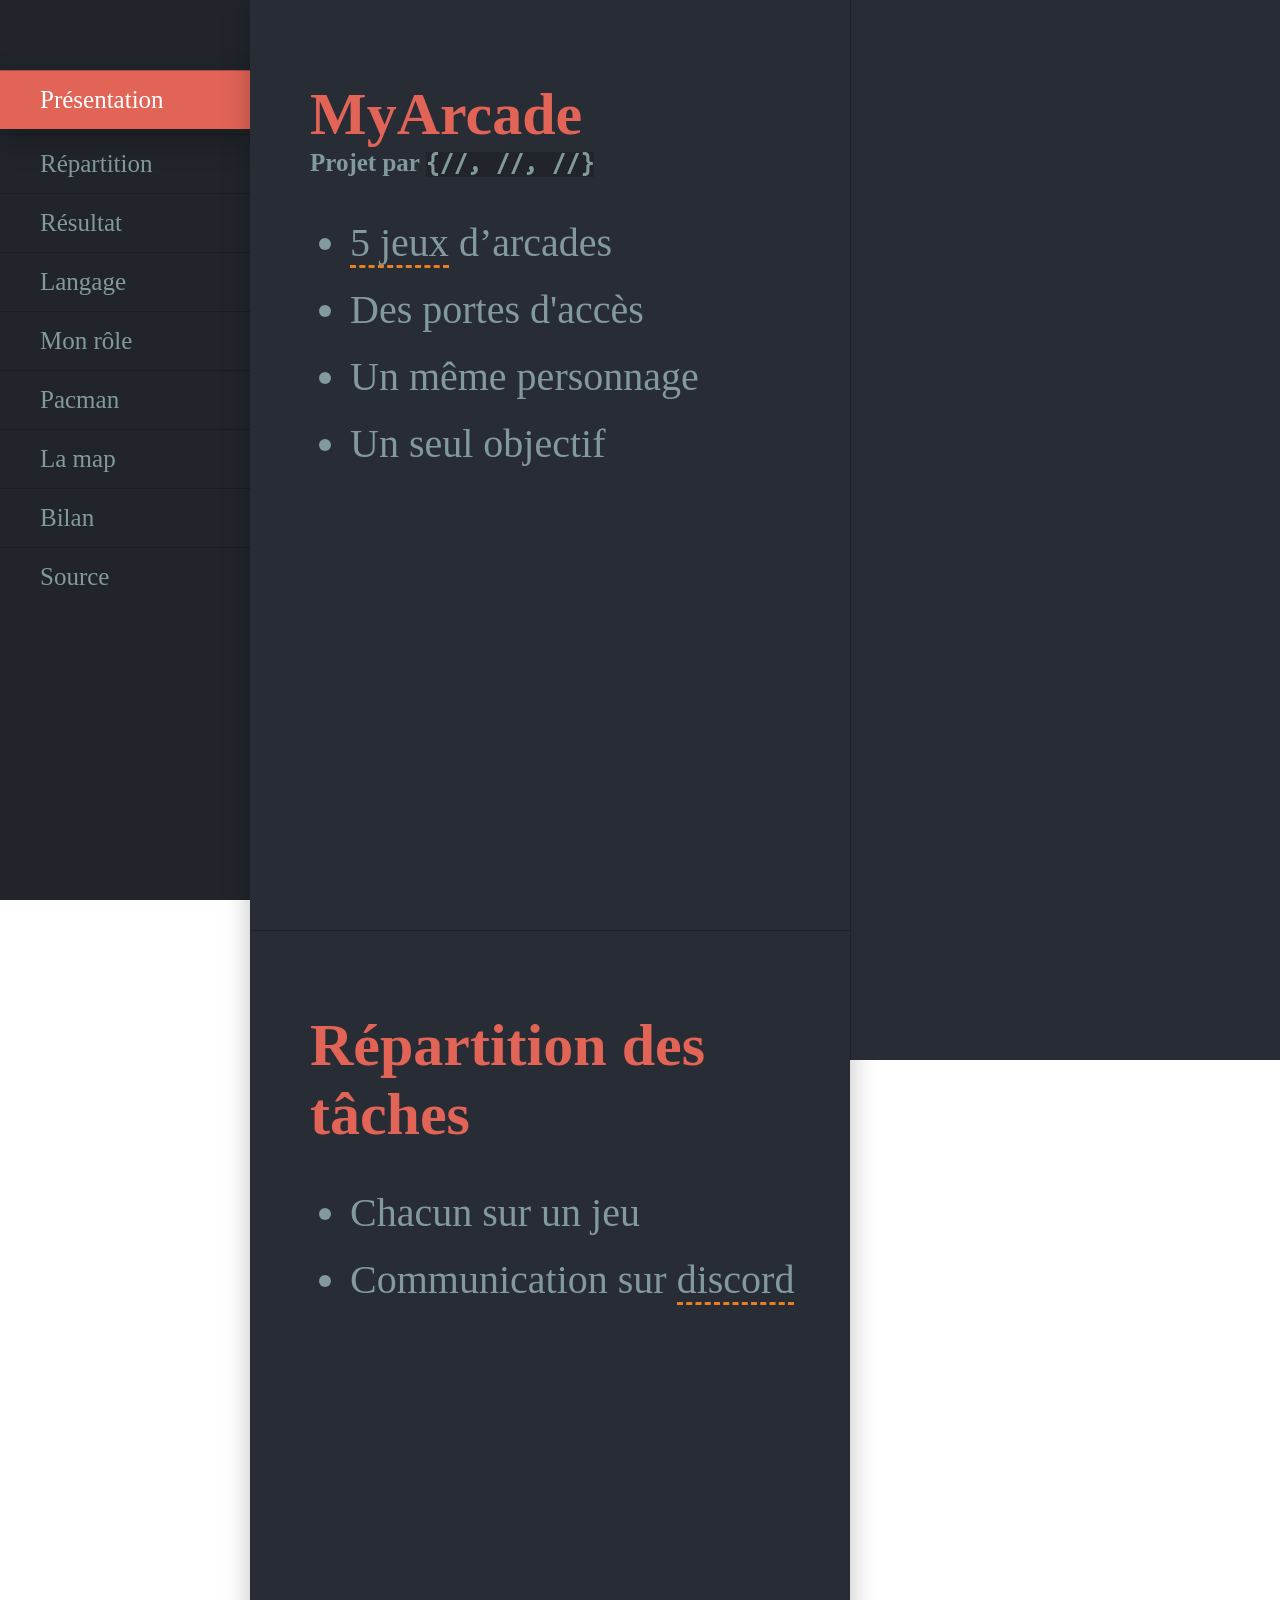
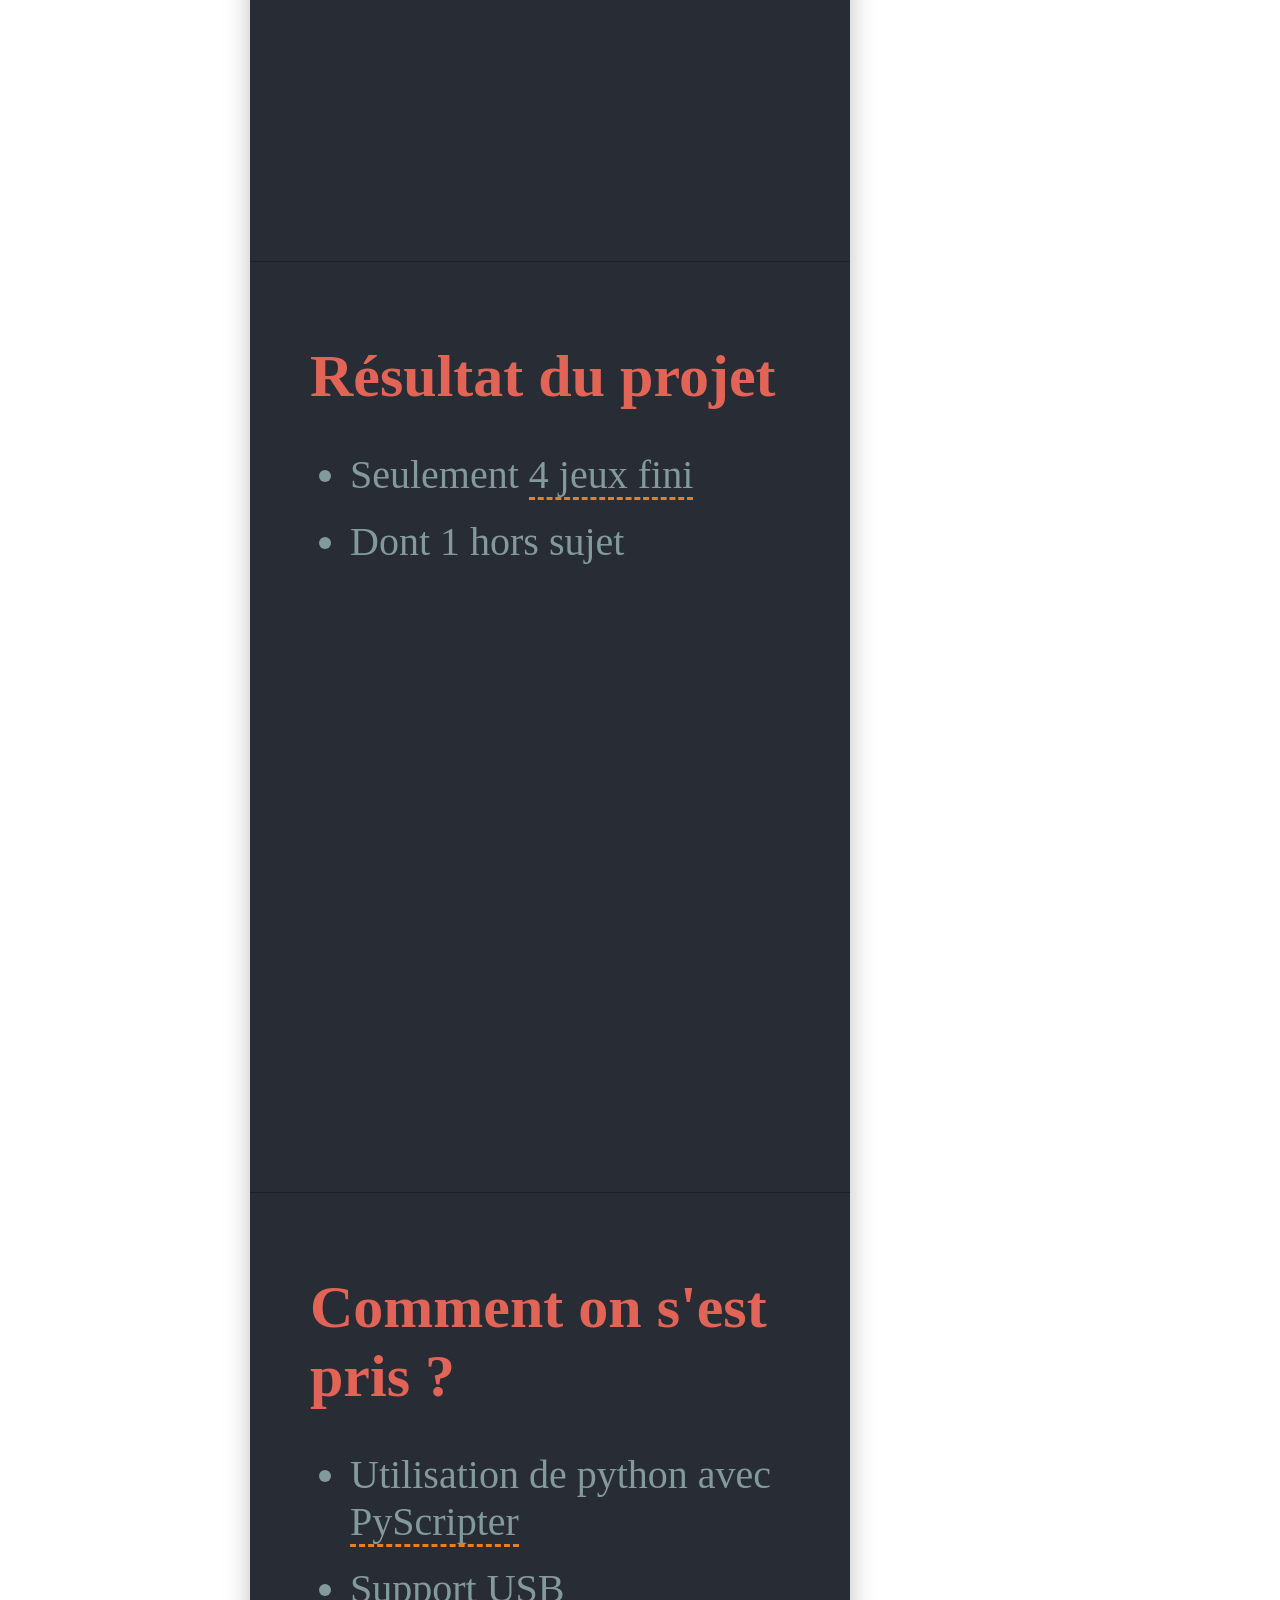
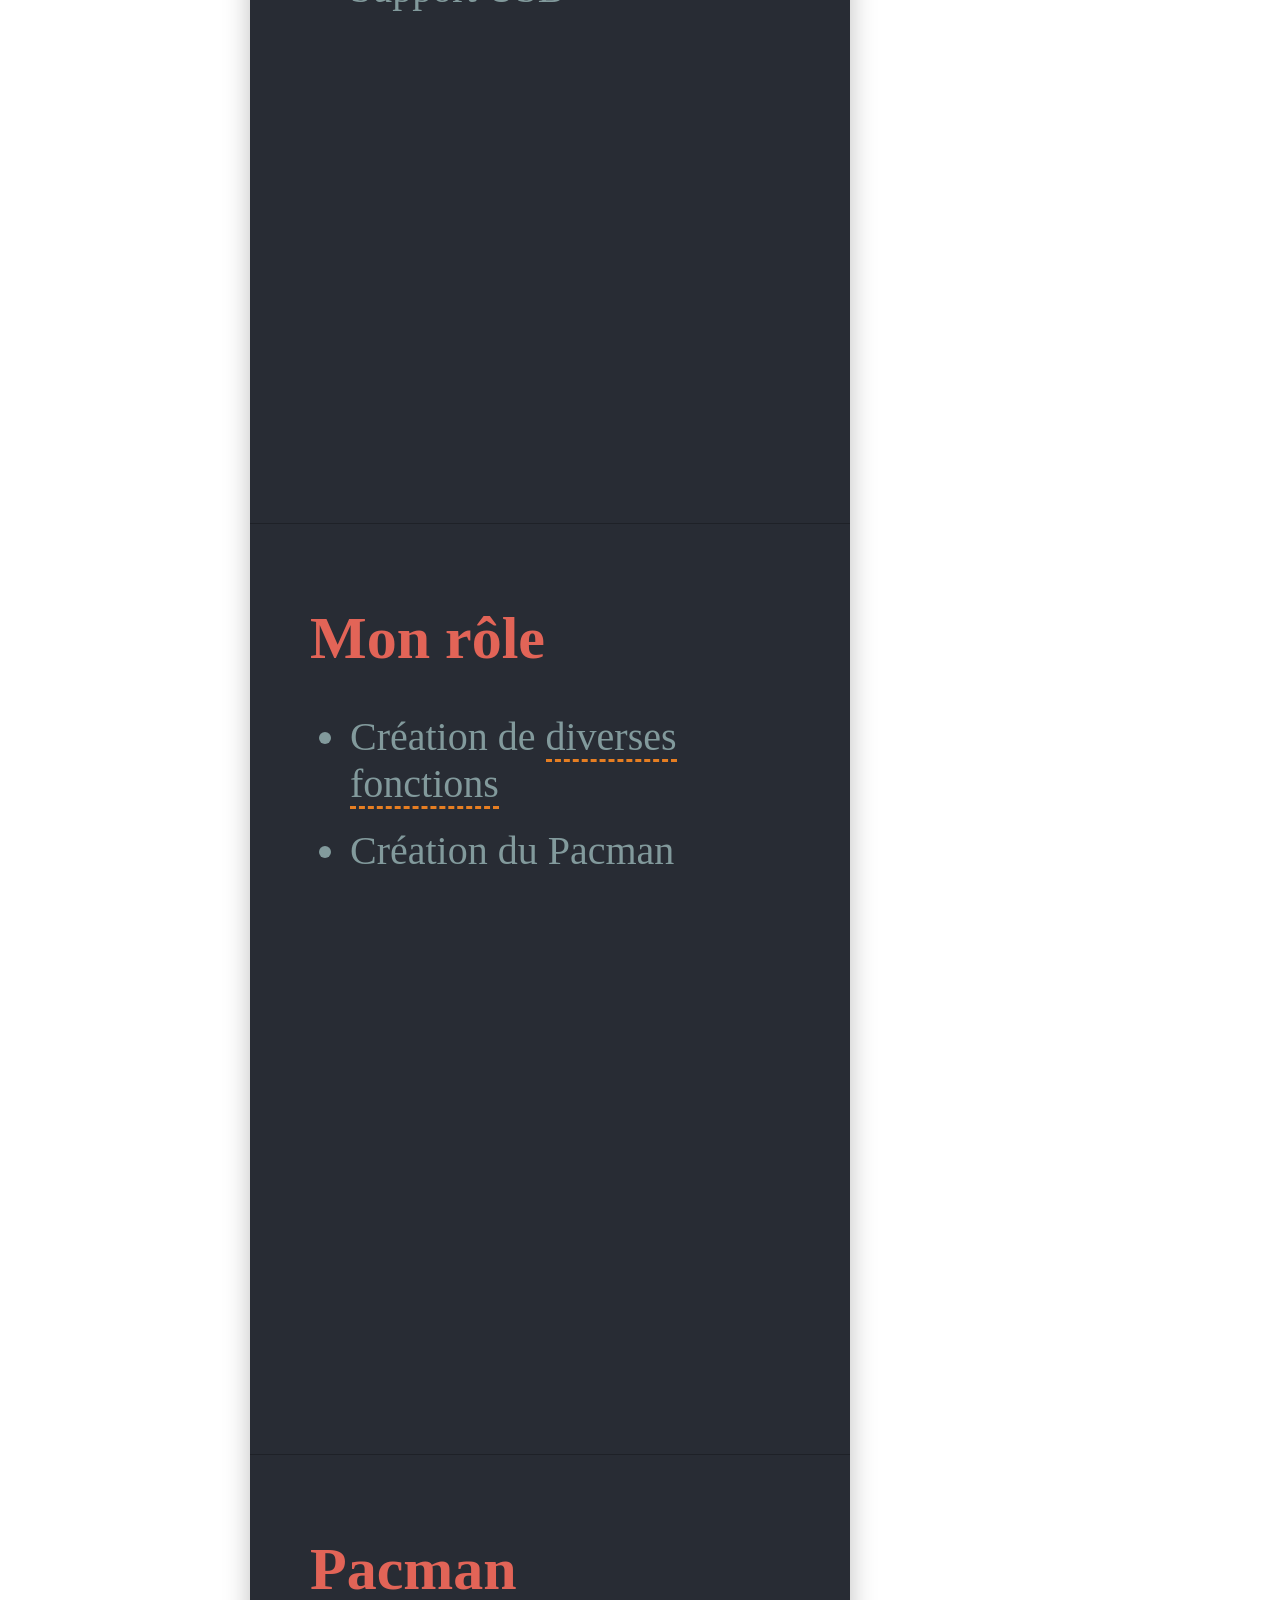
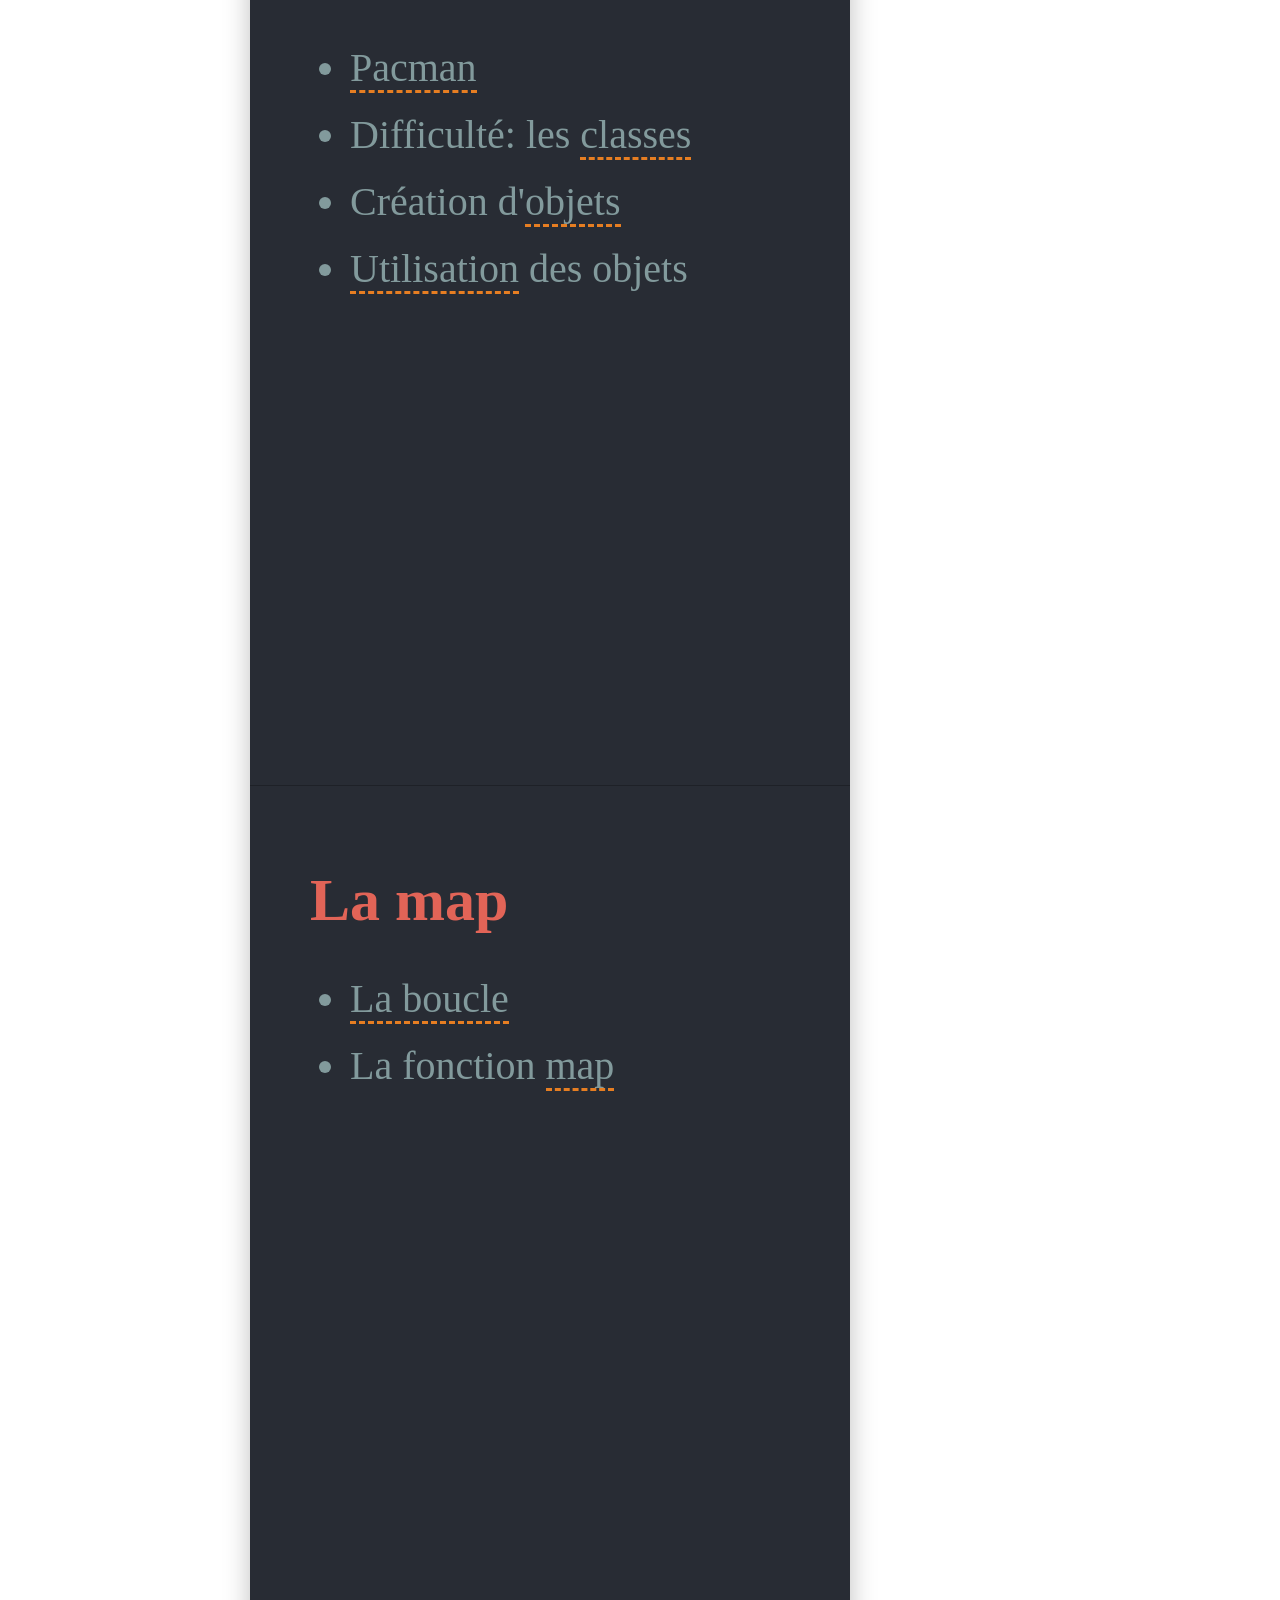
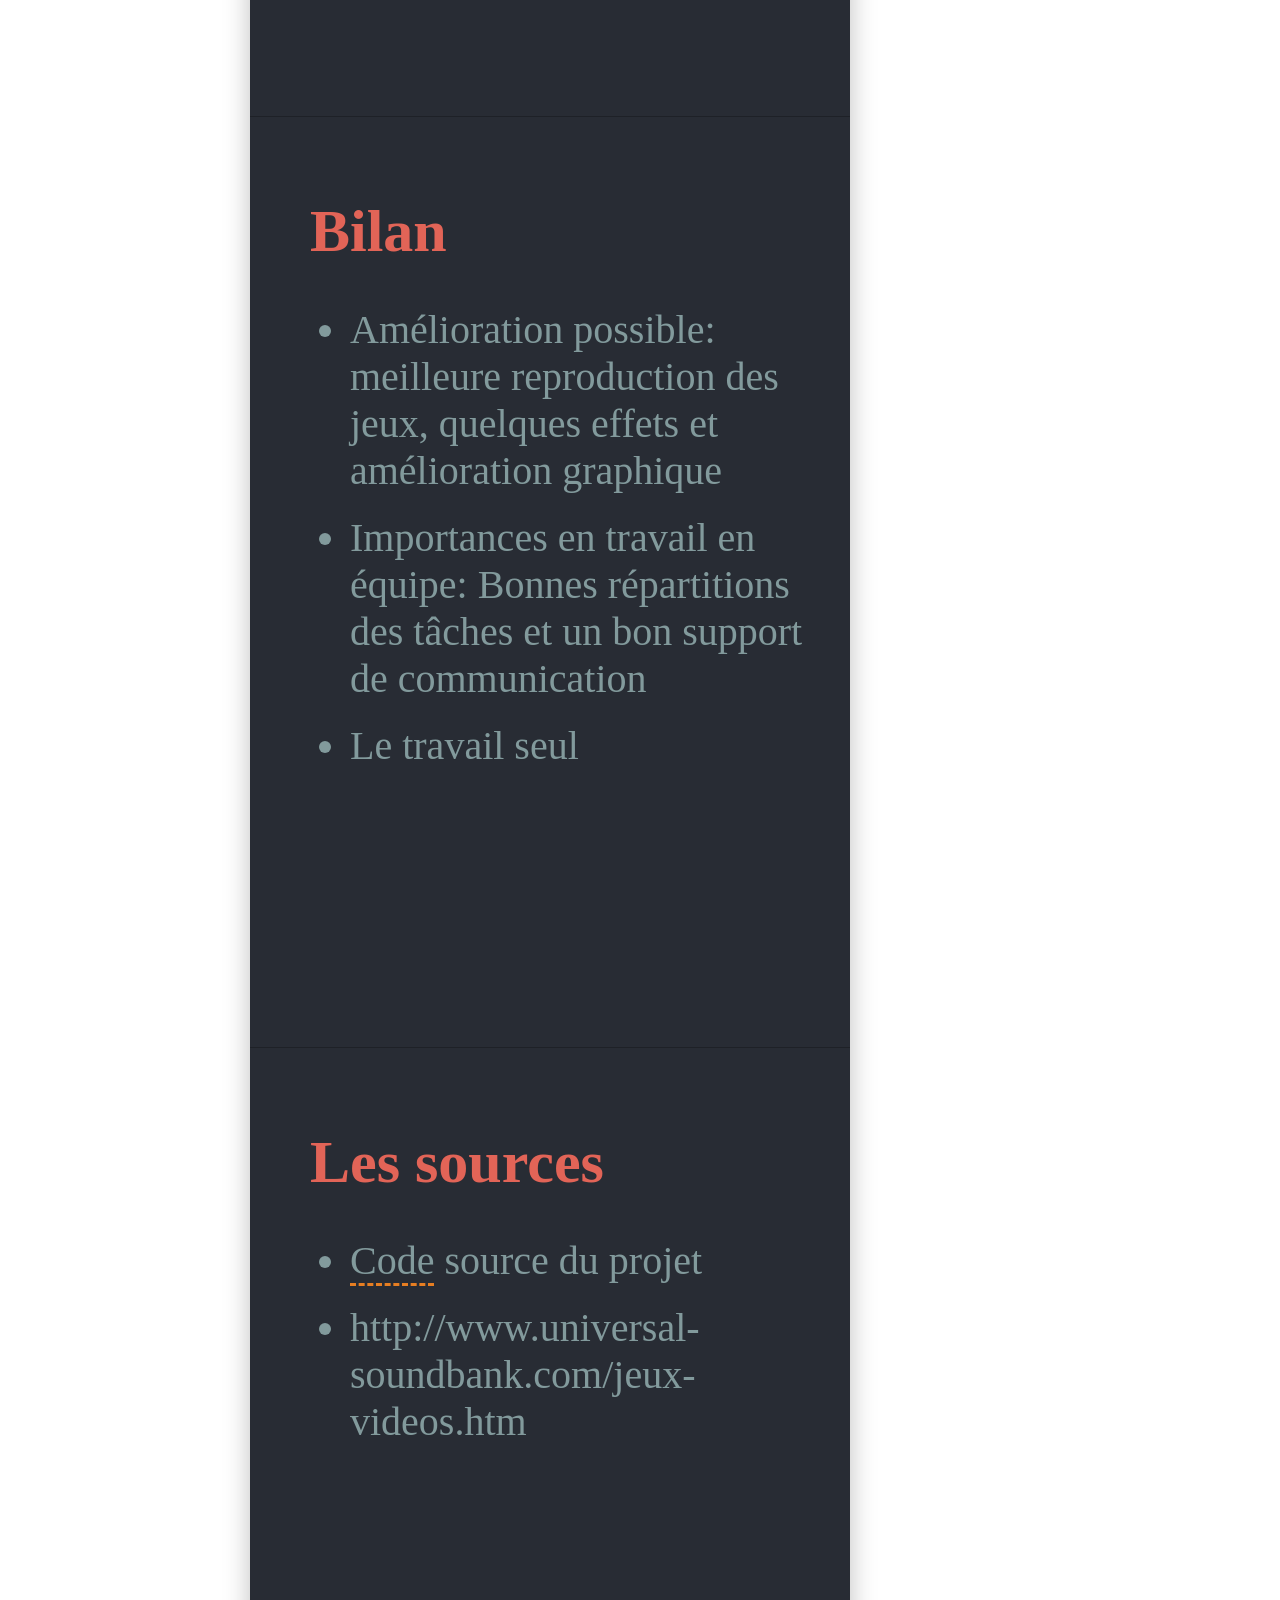
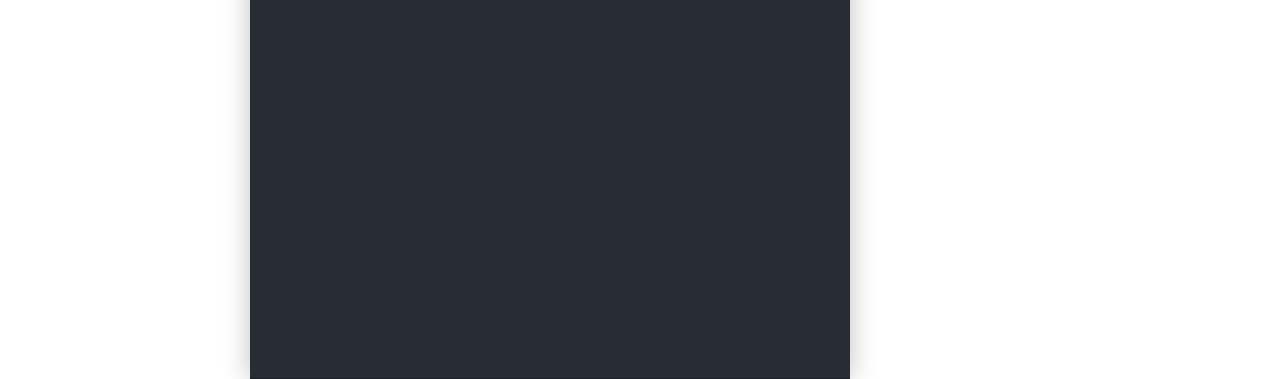
<file: _projects/isn/index.html>
<html lang="fr" dir="ltr">

<head>
  <meta charset="utf-8">
  <link rel="stylesheet" href="de.css">
  <title></title>
</head>

<body>

  <nav>

    <ul>
      <li id="n1" onclick="next(1);" class="selected"> <a href="#1">Présentation</a> </li>
      <li id="n2" onclick="next(2);"> <a href="#2">Répartition</a> </li>
      <li id="n3" onclick="next(3);"> <a href="#3">Résultat</a> </li>
      <li id="n4" onclick="next(4);"><a href="#4">Langage</a></li>
      <li id="n5" onclick="next(5);"> <a href="#5">Mon rôle</a> </li>
      <li id="n6" onclick="next(6);"> <a href="#6">Pacman</a> </li>
      <li id="n7" onclick="next(7);"><a href="#7">La map</a></li>
      <li id="n8" onclick="next(8);"><a href="#8">Bilan</a></li>
      <li id="n9" onclick="next(9);"><a href="#9">Source</a></li>
    </ul>
  </nav>

  <main>



    <article id="1">
      <h1>MyArcade</h1>
      <h2 class="extra">Projet par <span id="p"> {//, //, //}</span></h2>
      <ul class="list">
        <li><span onclick="aside(1);"> 5 jeux</span> d’arcades</li>
        <li>Des portes d'accès</li>
        <li>Un même personnage</li>
        <li>Un seul objectif</li>
      </ul>
    </article>




    <article id="2">
      <h1>Répartition des tâches</h1>
      <ul class="list">
        <li>Chacun sur un jeu</li>
        <li>Communication sur <span onclick="aside(2);">discord</span></li>
      </ul>
    </article>





    <article id="3">
      <h1>Résultat du projet</h1>
      <ul class="list">
        <li>Seulement <span onclick="aside(3)">4 jeux fini</span></li>
        <li>Dont 1 hors sujet</li>
      </ul>
    </article>





    <article id="4">
      <h1>Comment on s'est pris ?</h1>
      <ul class="list">
        <li>Utilisation de python avec <span onclick="aside(4)">PyScripter</span></li>
        <li>Support USB</li>
      </ul>
    </article>



    <article id="5">
      <h1>Mon rôle</h1>
      <ul class="list">
        <li>Création de <span onclick="aside(5)">diverses fonctions</span></li>
        <li>Création du Pacman</li>
      </ul>
      </div>
    </article>

    <article id="6">
      <h1>Pacman</h1>
      <ul class="list">
        <li> <span onclick="aside(6)">Pacman</span> </li>
        <li>Difficulté: les <span onclick="aside(7)">classes</span></li>
        <li>Création d'<span onclick="aside(8)">objets</span></li>
        <li><span onclick="aside(9)">Utilisation</span> des objets</li>
      </ul>
      </div>
    </article>




    <article id="7">
      <h1>La map</h1>
      <ul class="list">
        <li><span onclick="aside(10)">La boucle</span></li>
        <li>La fonction <span onclick="aside(11)">map</span> </li>
      </ul>
      </div>
    </article>





    <article id="8">
      <h1>Bilan</h1>
      <ul class="list">
        <li>Amélioration possible: meilleure reproduction des jeux, quelques effets et amélioration graphique</li>
        <li>Importances en travail en équipe: Bonnes répartitions des tâches et un bon support de communication</li>
        <li>Le travail seul</li>
      </ul>
      </div>
    </article>



    <article id="9">
      <h1>Les sources</h1>
      <ul class="list">
        <li> <span onclick="aside(12)"> Code</span> source du projet</li>
        <li>http://www.universal-soundbank.com/jeux-videos.htm</li>
      </ul>
      </div>
    </article>






  </main>

  <aside>
    <img src="file/myarcade-projet.png" id="i1">
    <img src="file/discord3.png" id="i2">
    <img src="file/pyscripter.png" id="i4">
    <img src="file/fonctionpost.png" id="i5">
    <img src="file/pm.png" id="i6">
    <img src="file/class2.png" id="i7">
    <img src="file/coincreate.png" id="i8">
    <img src="file/coindraw.png" id="i9">
    <img src="file/boucle5.png" id="i10">
    <img src="file/mapdef1.png" id="i11">
    <iframe id="v" width="800" height="800" frameborder="0" src="https://www.youtube.com/embed/fw6Wixz9u_Y"></iframe>


    <div id="code">
      <h3>


        import pygame</br>
        import sys</br>
        import os</br>
        from random import randint</br>
        </br>
        </br>
        #--------------------------------------- Les classes</br>
        </br>
        #//////////// PACMAN</br>
        </br>
        class Coin():</br>
        &nbsp;&nbsp;&nbsp;&nbsp;def __init__(self, x, y, super): #Création des valeurs par défault</br>
        &nbsp;&nbsp;&nbsp;&nbsp;&nbsp;&nbsp;&nbsp;&nbsp;self.x = x #Le x donné devient le x de CE coin</br>
        &nbsp;&nbsp;&nbsp;&nbsp;&nbsp;&nbsp;&nbsp;&nbsp;self.y = y #//</br>
        &nbsp;&nbsp;&nbsp;&nbsp;&nbsp;&nbsp;&nbsp;&nbsp;self.get = False #Le coin pas encore attrapé</br>
        &nbsp;&nbsp;&nbsp;&nbsp;&nbsp;&nbsp;&nbsp;&nbsp;self.super = super</br>
        &nbsp;&nbsp;&nbsp;&nbsp;def draw(self): #On dessine le coin</br>
        &nbsp;&nbsp;&nbsp;&nbsp;&nbsp;&nbsp;&nbsp;&nbsp;global score, u</br>
        &nbsp;&nbsp;&nbsp;&nbsp;&nbsp;&nbsp;&nbsp;&nbsp;if self.get == False: #Si pas attrapé: on dessine</br>
        &nbsp;&nbsp;&nbsp;&nbsp;&nbsp;&nbsp;&nbsp;&nbsp;&nbsp;&nbsp;&nbsp;&nbsp;if self.super: #si le coin est un super coin</br>
        &nbsp;&nbsp;&nbsp;&nbsp;&nbsp;&nbsp;&nbsp;&nbsp;&nbsp;&nbsp;&nbsp;&nbsp;&nbsp;&nbsp;&nbsp;&nbsp;pygame.draw.ellipse(game,purple2,[self.x,self.y,21,23])</br>
        &nbsp;&nbsp;&nbsp;&nbsp;&nbsp;&nbsp;&nbsp;&nbsp;&nbsp;&nbsp;&nbsp;&nbsp;&nbsp;&nbsp;&nbsp;&nbsp;pygame.draw.ellipse(game,purple1,[self.x,self.y,20,22])</br>
        &nbsp;&nbsp;&nbsp;&nbsp;&nbsp;&nbsp;&nbsp;&nbsp;&nbsp;&nbsp;&nbsp;&nbsp;&nbsp;&nbsp;&nbsp;&nbsp;pygame.draw.ellipse(game,purple,[self.x,self.y,16,20])</br>
        &nbsp;&nbsp;&nbsp;&nbsp;&nbsp;&nbsp;&nbsp;&nbsp;&nbsp;&nbsp;&nbsp;&nbsp;else: #si le coin est un simple coin</br>
        &nbsp;&nbsp;&nbsp;&nbsp;&nbsp;&nbsp;&nbsp;&nbsp;&nbsp;&nbsp;&nbsp;&nbsp;&nbsp;&nbsp;&nbsp;&nbsp;pygame.draw.ellipse(game,yellow3,[self.x,self.y,21,23])</br>
        &nbsp;&nbsp;&nbsp;&nbsp;&nbsp;&nbsp;&nbsp;&nbsp;&nbsp;&nbsp;&nbsp;&nbsp;&nbsp;&nbsp;&nbsp;&nbsp;pygame.draw.ellipse(game,yellow2,[self.x,self.y,20,22])</br>
        &nbsp;&nbsp;&nbsp;&nbsp;&nbsp;&nbsp;&nbsp;&nbsp;&nbsp;&nbsp;&nbsp;&nbsp;&nbsp;&nbsp;&nbsp;&nbsp;pygame.draw.ellipse(game,yellow,[self.x,self.y,16,20])</br>
        </br>
        &nbsp;&nbsp;&nbsp;&nbsp;&nbsp;&nbsp;&nbsp;&nbsp;&nbsp;&nbsp;&nbsp;&nbsp;if self.y-size&lt;y_pos&lt;self.y+20 and self.x-size&lt;x_pos&lt;self.x+18:</br>
        &nbsp;&nbsp;&nbsp;&nbsp;&nbsp;&nbsp;&nbsp;&nbsp;&nbsp;&nbsp;&nbsp;&nbsp;#si perso se trouve sur le coin:</br>
        &nbsp;&nbsp;&nbsp;&nbsp;&nbsp;&nbsp;&nbsp;&nbsp;&nbsp;&nbsp;&nbsp;&nbsp;&nbsp;&nbsp;&nbsp;&nbsp;if self.super: #si le coin est un super coin</br>
        &nbsp;&nbsp;&nbsp;&nbsp;&nbsp;&nbsp;&nbsp;&nbsp;&nbsp;&nbsp;&nbsp;&nbsp;&nbsp;&nbsp;&nbsp;&nbsp;&nbsp;&nbsp;&nbsp;&nbsp;score += 10 #Il donne 10 points</br>
        &nbsp;&nbsp;&nbsp;&nbsp;&nbsp;&nbsp;&nbsp;&nbsp;&nbsp;&nbsp;&nbsp;&nbsp;&nbsp;&nbsp;&nbsp;&nbsp;else: #si le coin est un simple coin</br>
        &nbsp;&nbsp;&nbsp;&nbsp;&nbsp;&nbsp;&nbsp;&nbsp;&nbsp;&nbsp;&nbsp;&nbsp;&nbsp;&nbsp;&nbsp;&nbsp;&nbsp;&nbsp;&nbsp;&nbsp;score += 1 #Il donne un point</br>
        &nbsp;&nbsp;&nbsp;&nbsp;&nbsp;&nbsp;&nbsp;&nbsp;&nbsp;&nbsp;&nbsp;&nbsp;&nbsp;&nbsp;&nbsp;&nbsp;son.play() #Activation du son du coin</br>
        &nbsp;&nbsp;&nbsp;&nbsp;&nbsp;&nbsp;&nbsp;&nbsp;&nbsp;&nbsp;&nbsp;&nbsp;&nbsp;&nbsp;&nbsp;&nbsp;self.get = True #Le coin est attrapé</br>
        &nbsp;&nbsp;&nbsp;&nbsp;&nbsp;&nbsp;&nbsp;&nbsp;&nbsp;&nbsp;&nbsp;&nbsp;&nbsp;&nbsp;&nbsp;&nbsp;u = 0</br>
        &nbsp;&nbsp;&nbsp;&nbsp;&nbsp;&nbsp;&nbsp;&nbsp;&nbsp;&nbsp;&nbsp;&nbsp;return score</br>
        </br>
        </br>
        class Ghost():</br>
        &nbsp;&nbsp;&nbsp;&nbsp;def __init__(self, x, y):</br>
        &nbsp;&nbsp;&nbsp;&nbsp;&nbsp;&nbsp;&nbsp;&nbsp;global speed_ghost</br>
        &nbsp;&nbsp;&nbsp;&nbsp;&nbsp;&nbsp;&nbsp;&nbsp;self.x = x</br>
        &nbsp;&nbsp;&nbsp;&nbsp;&nbsp;&nbsp;&nbsp;&nbsp;self.y = y</br>
        &nbsp;&nbsp;&nbsp;&nbsp;&nbsp;&nbsp;&nbsp;&nbsp;self.x_move = 0</br>
        &nbsp;&nbsp;&nbsp;&nbsp;&nbsp;&nbsp;&nbsp;&nbsp;self.y_move = -speed_ghost</br>
        &nbsp;&nbsp;&nbsp;&nbsp;&nbsp;&nbsp;&nbsp;&nbsp;self.d = 0</br>
        &nbsp;&nbsp;&nbsp;&nbsp;&nbsp;&nbsp;&nbsp;&nbsp;self.check = True</br>
        &nbsp;&nbsp;&nbsp;&nbsp;def ia(self):</br>
        &nbsp;&nbsp;&nbsp;&nbsp;&nbsp;&nbsp;&nbsp;&nbsp;global size</br>
        &nbsp;&nbsp;&nbsp;&nbsp;&nbsp;&nbsp;&nbsp;&nbsp;self.x = self.x + self.x_move</br>
        &nbsp;&nbsp;&nbsp;&nbsp;&nbsp;&nbsp;&nbsp;&nbsp;self.y = self.y + self.y_move</br>
        &nbsp;&nbsp;&nbsp;&nbsp;def draw(self):</br>
        &nbsp;&nbsp;&nbsp;&nbsp;&nbsp;&nbsp;&nbsp;&nbsp;if self.d == 0:</br>
        &nbsp;&nbsp;&nbsp;&nbsp;&nbsp;&nbsp;&nbsp;&nbsp;&nbsp;&nbsp;&nbsp;&nbsp;self.x_move = 0</br>
        &nbsp;&nbsp;&nbsp;&nbsp;&nbsp;&nbsp;&nbsp;&nbsp;&nbsp;&nbsp;&nbsp;&nbsp;self.y_move = -speed_ghost</br>
        &nbsp;&nbsp;&nbsp;&nbsp;&nbsp;&nbsp;&nbsp;&nbsp;&nbsp;&nbsp;&nbsp;&nbsp;game.blit(ghostpic[0], (self.x,self.y))</br>
        &nbsp;&nbsp;&nbsp;&nbsp;&nbsp;&nbsp;&nbsp;&nbsp;elif self.d == 1:</br>
        &nbsp;&nbsp;&nbsp;&nbsp;&nbsp;&nbsp;&nbsp;&nbsp;&nbsp;&nbsp;&nbsp;&nbsp;self.x_move = speed_ghost</br>
        &nbsp;&nbsp;&nbsp;&nbsp;&nbsp;&nbsp;&nbsp;&nbsp;&nbsp;&nbsp;&nbsp;&nbsp;self.y_move = 0</br>
        &nbsp;&nbsp;&nbsp;&nbsp;&nbsp;&nbsp;&nbsp;&nbsp;&nbsp;&nbsp;&nbsp;&nbsp;game.blit(ghostpic[1], (self.x,self.y))</br>
        &nbsp;&nbsp;&nbsp;&nbsp;&nbsp;&nbsp;&nbsp;&nbsp;elif self.d == 2:</br>
        &nbsp;&nbsp;&nbsp;&nbsp;&nbsp;&nbsp;&nbsp;&nbsp;&nbsp;&nbsp;&nbsp;&nbsp;self.x_move = 0</br>
        &nbsp;&nbsp;&nbsp;&nbsp;&nbsp;&nbsp;&nbsp;&nbsp;&nbsp;&nbsp;&nbsp;&nbsp;self.y_move = speed_ghost</br>
        &nbsp;&nbsp;&nbsp;&nbsp;&nbsp;&nbsp;&nbsp;&nbsp;&nbsp;&nbsp;&nbsp;&nbsp;game.blit(ghostpic[2], (self.x,self.y))</br>
        &nbsp;&nbsp;&nbsp;&nbsp;&nbsp;&nbsp;&nbsp;&nbsp;elif self.d ==3:</br>
        &nbsp;&nbsp;&nbsp;&nbsp;&nbsp;&nbsp;&nbsp;&nbsp;&nbsp;&nbsp;&nbsp;&nbsp;self.x_move = -speed_ghost</br>
        &nbsp;&nbsp;&nbsp;&nbsp;&nbsp;&nbsp;&nbsp;&nbsp;&nbsp;&nbsp;&nbsp;&nbsp;self.y_move = 0</br>
        &nbsp;&nbsp;&nbsp;&nbsp;&nbsp;&nbsp;&nbsp;&nbsp;&nbsp;&nbsp;&nbsp;&nbsp;game.blit(ghostpic[3], (self.x,self.y))</br>
        &nbsp;&nbsp;&nbsp;&nbsp;&nbsp;&nbsp;&nbsp;&nbsp;if self.y-size&lt;y_pos&lt;self.y+40 and self.x-size&lt;x_pos&lt;self.x+40: #si perso se trouve sur le ghost</br>
        &nbsp;&nbsp;&nbsp;&nbsp;&nbsp;&nbsp;&nbsp;&nbsp;&nbsp;&nbsp;&nbsp;&nbsp;game_over()</br>
        </br>
        </br>
        </br>
        </br>
        #--------------------------------------- Les variables</br>
        </br>
        #//////////// ALL</br>
        b = 0</br>
        c = True</br>
        score = 0 #Le score initial</br>
        size = 40 #Hauteur et largeur du personnage</br>
        sizewin = (800, 800) #Hauteur et largeur du jeux</br>
        gameover = False #Si = True: jeux fini</br>
        pygame.init()</br>
        game = pygame.display.set_mode(sizewin)</br>
        clock = pygame.time.Clock()</br>
        keys = 2 #La direction du perssage</br>
        x_pos=388 #Placement x initial du personnage</br>
        y_pos=350 #Placement y initial du personnage</br>
        white = (255, 255, 255) #Couleur</br>
        light = (125, 125, 125) #Couleur</br>
        black = (0, 0, 0)</br>
        red = (231,76,60)</br>
        yellow = (245, 229, 27)</br>
        yellow2 = (247, 144, 24)</br>
        yellow3 = (35, 18, 5)</br>
        yellopm = (255, 255, 1)</br>
        purple = (186, 60, 255)</br>
        purple1 = (118, 8, 201)</br>
        purple2 = (65, 48, 82)</br>
        blue = (34, 167, 240)</br>
        gray = (44, 47, 51)</br>
        gray2 = (27, 23, 26)</br>
        green = (0, 153, 0)</br>
        x_move = y_move = 0 #Les futures déplacement du personnage</br>
        speed = 2 #Vitesse du personnage</br>
        speed_ghost = 3</br>
        o = 0 #</br>
        act = 0</br>
        u = 41</br>
        t = 0</br>
        son = pygame.mixer.Sound("file/coin.mp3")</br>
        v = False</br>
        f = False</br>
        </br>
        #//////////// PACMAN</br>
        playerl = [pygame.image.load("file/pc1.PNG"), pygame.image.load("file/pcl2.PNG"), pygame.image.load("file/pcl3.PNG"), pygame.image.load("file/pcl4.PNG")]</br>
        playeru = [pygame.image.load("file/pc1.PNG"), pygame.image.load("file/pcu2.PNG"), pygame.image.load("file/pcu3.PNG"), pygame.image.load("file/pcu4.PNG")]</br>
        playerr = [pygame.image.load("file/pc1.PNG"), pygame.image.load("file/pcr2.PNG"), pygame.image.load("file/pcr3.PNG"), pygame.image.load("file/pcr4.PNG")]</br>
        playerd = [pygame.image.load("file/pc1.PNG"), pygame.image.load("file/pcd2.PNG"), pygame.image.load("file/pcd3.PNG"), pygame.image.load("file/pcd4.PNG")]</br>
        ghostpic = [pygame.image.load("file/f0.PNG"), pygame.image.load("file/f1.PNG"), pygame.image.load("file/f2.PNG"), pygame.image.load("file/f3.PNG"),]</br>
        </br>
        </br>
        </br>
        coin1 = Coin(50, 50, False)</br>
        coin2 = Coin(106, 50, False)</br>
        coin3 = Coin(162, 50, False)</br>
        coin4 = Coin(218, 50, False)</br>
        coin5 = Coin(274, 50, False)</br>
        coin6 = Coin(330, 50, False)</br>
        coin7 = Coin(386, 50, False)</br>
        coin8 = Coin(50, 100, False)</br>
        coin9 = Coin(50, 150, False)</br>
        coin10 = Coin(50, 200, False)</br>
        coin11 = Coin(50, 250, False)</br>
        coin12 = Coin(442, 50, False)</br>
        </br>
        </br>
        </br>
        </br>
        </br>
        </br>
        </br>
        </br>
        coin13 = Coin(498, 50, False)</br>
        coin14 = Coin(554, 50, False)</br>
        coin15 = Coin(610, 50, False)</br>
        coin16 = Coin(666, 50, False)</br>
        coin17 = Coin(730, 50, False)</br>
        coin18 = Coin(164, 200, False)</br>
        coin19 = Coin(107, 250, False)</br>
        coin20 = Coin(164, 250, False)</br>
        coin21 = Coin(221, 250, False)</br>
        coin22 = Coin(278, 250, False)</br>
        coin23 = Coin(335, 250, False)</br>
        coin24 = Coin(392, 250, False)</br>
        coin25 = Coin(449, 250, False)</br>
        coin26 = Coin(506, 250, False)</br>
        coin27 = Coin(563, 250, False)</br>
        coin28 = Coin(620, 250, False)</br>
        coin29 = Coin(677, 250, False)</br>
        coin30 = Coin(620, 200, False)</br>
        coin31 = Coin(730, 250, False)</br>
        coin32 = Coin(730, 100, False)</br>
        coin33 = Coin(730, 150, False)</br>
        coin34 = Coin(730, 200, False)</br>
        coin35 = Coin(164, 150, False)</br>
        coin36 = Coin(219, 150, False)</br>
        coin37 = Coin(274, 150, False)</br>
        coin38 = Coin(330, 150, False)</br>
        coin41 = Coin(442, 150, False)</br>
        coin42 = Coin(501, 150, False)</br>
        coin43 = Coin(560, 150, False)</br>
        coin44 = Coin(620, 150, False)</br>
        coin40 = Coin(50, 420, False)</br>
        coin39 = Coin(50, 470, False)</br>
        coin45 = Coin(50, 520, False)</br>
        coin46 = Coin(50, 570, False)</br>
        coin47 = Coin(50, 620, False)</br>
        coin48 = Coin(50, 670, False)</br>
        coin49 = Coin(50, 720, False)</br>
        coin50 = Coin(100, 720, False)</br>
        coin51 = Coin(150, 720, False)</br>
        coin52 = Coin(150, 665, False)</br>
        coin53 = Coin(150, 610, False)</br>
        coin54 = Coin(150, 559, False)</br>
        coin55 = Coin(150, 502, False)</br>
        coin56 = Coin(150, 450, False)</br>
        coin57 = Coin(210, 450, False)</br>
        coin58 = Coin(270, 450, False)</br>
        coin59 = Coin(330, 450, False)</br>
        coin60 = Coin(390, 450, False)</br>
        coin61 = Coin(450, 450, False)</br>
        coin62 = Coin(510, 450, False)</br>
        coin63 = Coin(570, 450, False)</br>
        coin64 = Coin(630, 450, False)</br>
        coin65 = Coin(630, 500, False)</br>
        coin66 = Coin(630, 555, False)</br>
        coin67 = Coin(630, 610, False)</br>
        coin68 = Coin(630, 665, False)</br>
        coin69 = Coin(630, 720, False)</br>
        coin70 = Coin(680, 720, False)</br>
        coin71 = Coin(730, 720, False)</br>
        coin72 = Coin(730, 670, False)</br>
        coin73 = Coin(730, 620, False)</br>
        coin74 = Coin(730, 570, False)</br>
        coin75 = Coin(730, 520, False)</br>
        coin76 = Coin(730, 470, False)</br>
        coin77 = Coin(730, 420, False)</br>
        coin78 = Coin(390, 500, False)</br>
        coin79 = Coin(390, 550, False)</br>
        coin80 = Coin(458, 550, False)</br>
        coin81 = Coin(526, 550, False)</br>
        coin82 = Coin(526, 600, False)</br>
        coin83 = Coin(526, 665, False)</br>
        coin84 = Coin(526, 730, False)</br>
        coin85 = Coin(322, 550, False)</br>
        coin86 = Coin(254, 550, False)</br>
        coin87 = Coin(254, 600, False)</br>
        coin88 = Coin(254, 665, False)</br>
        coin89 = Coin(254, 730, False)</br>
        coin90 = Coin(390, 665, False)</br>
        coin91 = Coin(390, 730, False)</br>
        coin92 = Coin(322,730, False)</br>
        coin93 = Coin(458, 730, False)</br>
        coin94 = Coin(442,100, False)</br>
        coin95 = Coin(330, 100, False)</br>
        coin96 = Coin(278, 315, False)</br>
        coin97 = Coin(278, 380, False)</br>
        coin98 = Coin(506, 315, False)</br>
        coin99 = Coin(506, 380, False)</br>
        </br>
        </br>
        </br>
        </br>
        </br>
        </br>
        coin100 = Coin(630, 625, False)</br>
        coin101 = Coin(680, 625, False)</br>
        coin102 = Coin(730, 625, False)</br>
        </br>
        coin103 = Coin(480, 525, False)</br>
        coin104 = Coin(530, 525, False)</br>
        </br>
        coin105 = Coin(245, 625, False)</br>
        coin106 = Coin(195, 625, False)</br>
        coin107 = Coin(145, 625, False)</br>
        </br>
        </br>
        coin108 = Coin(190, 325, False)</br>
        coin109 = Coin(240, 325, True)</br>
        coin110 = Coin(290, 325, False)</br>
        </br>
        </br>
        coin111 = Coin(575, 150, False)</br>
        coin112 = Coin(625, 150, True)</br>
        coin113 = Coin(675, 150, False)</br>
        </br>
        </br>
        </br>
        </br>
        </br>
        </br>
        </br>
        </br>
        ghost1 = Ghost(375, 300)</br>
        ghost2 = Ghost(378, 640)</br>
        </br>
        #//////////// SNAKE</br>
        x_coin = randint(100,700)</br>
        y_coin = randint(100,700)</br>
        </br>
        snake_y = [-60, 2, 3, 4, 5, 6, 7, 8, 9, 10]</br>
        snake_x = [400,2, 3, 4, 5, 6 ,7, 8, 9, 10]</br>
        for i in range(1, 9):</br>
        &nbsp;&nbsp;&nbsp;&nbsp;snake_y[i]= snake_y[i-1]-size</br>
        &nbsp;&nbsp;&nbsp;&nbsp;snake_x[i]= snake_x[i-1]</br>
        </br>
        snake_coor = [(snake_x,snake_y)]</br>
        w=0</br>
        </br>
        </br>
        </br>
        </br>
        #//////////// MARIO</br>
        jumping = False</br>
        maxjump = 0</br>
        isjump = 0</br>
        isgravity = True</br>
        canjump = True</br>
        </br>
        </br>
        #//////////// DONKEYKONG</br>
        </br>
        bleum = (22, 45, 97)</br>
        </br>
        #--------------------------------------- Les définitions</br>
        </br>
        #//////////// ALL</br>
        </br>
        </br>
        def mapping():</br>
        &nbsp;&nbsp;&nbsp;&nbsp;global x_pos, y_pos, act, snake_y, speed, x_move, keys, w, y_move</br>
        &nbsp;&nbsp;&nbsp;&nbsp;if y_pos&gt;800 and act == 0:</br>
        &nbsp;&nbsp;&nbsp;&nbsp;&nbsp;&nbsp;&nbsp;&nbsp;snake_y[0] = 0</br>
        &nbsp;&nbsp;&nbsp;&nbsp;&nbsp;&nbsp;&nbsp;&nbsp;i = len(snake_y)-1</br>
        &nbsp;&nbsp;&nbsp;&nbsp;&nbsp;&nbsp;&nbsp;&nbsp;speed = 5</br>
        &nbsp;&nbsp;&nbsp;&nbsp;&nbsp;&nbsp;&nbsp;&nbsp;y_move = speed</br>
        &nbsp;&nbsp;&nbsp;&nbsp;&nbsp;&nbsp;&nbsp;&nbsp;while w&lt;i:</br>
        &nbsp;&nbsp;&nbsp;&nbsp;&nbsp;&nbsp;&nbsp;&nbsp;&nbsp;&nbsp;&nbsp;&nbsp;snake_y[w] = 0</br>
        &nbsp;&nbsp;&nbsp;&nbsp;&nbsp;&nbsp;&nbsp;&nbsp;&nbsp;&nbsp;&nbsp;&nbsp;w+=1</br>
        &nbsp;&nbsp;&nbsp;&nbsp;&nbsp;&nbsp;&nbsp;&nbsp;act = 1</br>
        &nbsp;&nbsp;&nbsp;&nbsp;if snake_y[0]&lt;0 and act == 1:</br>
        &nbsp;&nbsp;&nbsp;&nbsp;&nbsp;&nbsp;&nbsp;&nbsp;y_pos = 800</br>
        &nbsp;&nbsp;&nbsp;&nbsp;&nbsp;&nbsp;&nbsp;&nbsp;speed = 2</br>
        &nbsp;&nbsp;&nbsp;&nbsp;&nbsp;&nbsp;&nbsp;&nbsp;y_move = -speed</br>
        &nbsp;&nbsp;&nbsp;&nbsp;&nbsp;&nbsp;&nbsp;&nbsp;keys = 2</br>
        &nbsp;&nbsp;&nbsp;&nbsp;&nbsp;&nbsp;&nbsp;&nbsp;act = 0</br>
        &nbsp;&nbsp;&nbsp;&nbsp;if x_pos&lt;0 and act ==0:</br>
        &nbsp;&nbsp;&nbsp;&nbsp;&nbsp;&nbsp;&nbsp;&nbsp;x_pos = 800-size</br>
        &nbsp;&nbsp;&nbsp;&nbsp;&nbsp;&nbsp;&nbsp;&nbsp;speed = 5</br>
        &nbsp;&nbsp;&nbsp;&nbsp;&nbsp;&nbsp;&nbsp;&nbsp;act=2</br>
        &nbsp;&nbsp;&nbsp;&nbsp;if x_pos&gt;800-size and act==2:</br>
        &nbsp;&nbsp;&nbsp;&nbsp;&nbsp;&nbsp;&nbsp;&nbsp;x_pos = 5</br>
        &nbsp;&nbsp;&nbsp;&nbsp;&nbsp;&nbsp;&nbsp;&nbsp;speed = 2</br>
        &nbsp;&nbsp;&nbsp;&nbsp;&nbsp;&nbsp;&nbsp;&nbsp;x_move = speed</br>
        &nbsp;&nbsp;&nbsp;&nbsp;&nbsp;&nbsp;&nbsp;&nbsp;keys = 3</br>
        &nbsp;&nbsp;&nbsp;&nbsp;&nbsp;&nbsp;&nbsp;&nbsp;act=0</br>
        &nbsp;&nbsp;&nbsp;&nbsp;if y_pos&gt;800 and act==2:</br>
        &nbsp;&nbsp;&nbsp;&nbsp;&nbsp;&nbsp;&nbsp;&nbsp;game_over()</br>
        &nbsp;&nbsp;&nbsp;&nbsp;if y_pos&lt;0 and act == 0:</br>
        &nbsp;&nbsp;&nbsp;&nbsp;&nbsp;&nbsp;&nbsp;&nbsp;act = 3</br>
        &nbsp;&nbsp;&nbsp;&nbsp;&nbsp;&nbsp;&nbsp;&nbsp;y_pos = 800-size</br>
        &nbsp;&nbsp;&nbsp;&nbsp;if y_pos&gt;800-size and act == 3:</br>
        &nbsp;&nbsp;&nbsp;&nbsp;&nbsp;&nbsp;&nbsp;&nbsp;act = 0</br>
        &nbsp;&nbsp;&nbsp;&nbsp;&nbsp;&nbsp;&nbsp;&nbsp;y_pos = 0</br>
        &nbsp;&nbsp;&nbsp;&nbsp;return act, speed, x_pos, y_pos, x_move, keys, y_move</br>
        </br>
        def scoredyn():</br>
        &nbsp;&nbsp;&nbsp;&nbsp;#Création du score</br>
        &nbsp;&nbsp;&nbsp;&nbsp;global score, x_pos, y_pos, u, color, act #On va chercher le score</br>
        &nbsp;&nbsp;&nbsp;&nbsp;font=pygame.font.Font(None,30) #Création de la police</br>
        &nbsp;&nbsp;&nbsp;&nbsp;scoretext=font.render("+ " + str(score),True,color) #Création du nouveau texte</br>
        &nbsp;&nbsp;&nbsp;&nbsp;if act != 1 :</br>
        &nbsp;&nbsp;&nbsp;&nbsp;&nbsp;&nbsp;&nbsp;&nbsp;game.blit(scoretext, (x_pos + 40, y_pos - 10 - (u/2))) #Affichage du texte</br>
        &nbsp;&nbsp;&nbsp;&nbsp;else:</br>
        &nbsp;&nbsp;&nbsp;&nbsp;&nbsp;&nbsp;&nbsp;&nbsp;game.blit(scoretext, (snake_x[0] + 40, snake_y[0] - 10 - (u/2))) #Affichage du texte</br>
        </br>
        def wall_pm(x,y,sx,sy):</br>
        &nbsp;&nbsp;&nbsp;&nbsp;global x_pos, y_pos, size</br>
        &nbsp;&nbsp;&nbsp;&nbsp;pygame.draw.rect(game, gray2, [x,y,sx,sy])</br>
        &nbsp;&nbsp;&nbsp;&nbsp;if y-size&lt;y_pos&lt;y+sy and x-size&lt;x_pos&lt;x+sx:</br>
        &nbsp;&nbsp;&nbsp;&nbsp;&nbsp;&nbsp;&nbsp;&nbsp;if y_pos&lt;y and x-size&lt;=x_pos&lt;=x+sx:</br>
        &nbsp;&nbsp;&nbsp;&nbsp;&nbsp;&nbsp;&nbsp;&nbsp;&nbsp;&nbsp;&nbsp;&nbsp;y_pos = y_pos-y_move</br>
        &nbsp;&nbsp;&nbsp;&nbsp;&nbsp;&nbsp;&nbsp;&nbsp;if y_pos&gt;y-size and x-size&lt;=x_pos&lt;=x+sx:</br>
        &nbsp;&nbsp;&nbsp;&nbsp;&nbsp;&nbsp;&nbsp;&nbsp;&nbsp;&nbsp;&nbsp;&nbsp;y_pos = y_pos-y_move</br>
        &nbsp;&nbsp;&nbsp;&nbsp;&nbsp;&nbsp;&nbsp;&nbsp;if x_pos&lt;x and y-size&lt;=y_pos&lt;=y+sy:</br>
        &nbsp;&nbsp;&nbsp;&nbsp;&nbsp;&nbsp;&nbsp;&nbsp;&nbsp;&nbsp;&nbsp;&nbsp;x_pos = x_pos-x_move</br>
        &nbsp;&nbsp;&nbsp;&nbsp;&nbsp;&nbsp;&nbsp;&nbsp;if x_pos&gt;x+sx-size and y-size&lt;=y_pos&lt;=y+sy:</br>
        &nbsp;&nbsp;&nbsp;&nbsp;&nbsp;&nbsp;&nbsp;&nbsp;&nbsp;&nbsp;&nbsp;&nbsp;x_pos = x_pos-x_move</br>
        </br>
        </br>
        &nbsp;&nbsp;&nbsp;&nbsp;if y-size-10&lt;ghost1.y&lt;y+sy+10 and x-size-10&lt;ghost1.x&lt;x+sx+10:</br>
        &nbsp;&nbsp;&nbsp;&nbsp;&nbsp;&nbsp;&nbsp;&nbsp;if ghost1.y&lt;y and x-size&lt;=ghost1.x&lt;=x+sx:</br>
        &nbsp;&nbsp;&nbsp;&nbsp;&nbsp;&nbsp;&nbsp;&nbsp;&nbsp;&nbsp;&nbsp;&nbsp;ghost1.y = ghost1.y-ghost1.y_move</br>
        &nbsp;&nbsp;&nbsp;&nbsp;&nbsp;&nbsp;&nbsp;&nbsp;&nbsp;&nbsp;&nbsp;&nbsp;ghost1.d = randint(1,2)</br>
        &nbsp;&nbsp;&nbsp;&nbsp;&nbsp;&nbsp;&nbsp;&nbsp;&nbsp;&nbsp;&nbsp;&nbsp;if ghost1.d == 2:</br>
        &nbsp;&nbsp;&nbsp;&nbsp;&nbsp;&nbsp;&nbsp;&nbsp;&nbsp;&nbsp;&nbsp;&nbsp;&nbsp;&nbsp;&nbsp;&nbsp;ghost1.d = 3</br>
        &nbsp;&nbsp;&nbsp;&nbsp;&nbsp;&nbsp;&nbsp;&nbsp;if ghost1.y&gt;y-size and x-size&lt;=ghost1.x&lt;=x+sx:</br>
        &nbsp;&nbsp;&nbsp;&nbsp;&nbsp;&nbsp;&nbsp;&nbsp;&nbsp;&nbsp;&nbsp;&nbsp;ghost1.y = ghost1.y-ghost1.y_move</br>
        &nbsp;&nbsp;&nbsp;&nbsp;&nbsp;&nbsp;&nbsp;&nbsp;&nbsp;&nbsp;&nbsp;&nbsp;ghost1.d = randint(1,2)</br>
        &nbsp;&nbsp;&nbsp;&nbsp;&nbsp;&nbsp;&nbsp;&nbsp;&nbsp;&nbsp;&nbsp;&nbsp;if ghost1.d == 2:</br>
        &nbsp;&nbsp;&nbsp;&nbsp;&nbsp;&nbsp;&nbsp;&nbsp;&nbsp;&nbsp;&nbsp;&nbsp;&nbsp;&nbsp;&nbsp;&nbsp;ghost1.d = 3</br>
        &nbsp;&nbsp;&nbsp;&nbsp;&nbsp;&nbsp;&nbsp;&nbsp;if ghost1.x&lt;x and y-size&lt;=ghost1.y&lt;=y+sy:</br>
        &nbsp;&nbsp;&nbsp;&nbsp;&nbsp;&nbsp;&nbsp;&nbsp;&nbsp;&nbsp;&nbsp;&nbsp;ghost1.x = ghost1.x-ghost1.x_move</br>
        &nbsp;&nbsp;&nbsp;&nbsp;&nbsp;&nbsp;&nbsp;&nbsp;&nbsp;&nbsp;&nbsp;&nbsp;ghost1.d = randint(0,1)</br>
        &nbsp;&nbsp;&nbsp;&nbsp;&nbsp;&nbsp;&nbsp;&nbsp;&nbsp;&nbsp;&nbsp;&nbsp;if ghost1.d == 1:</br>
        &nbsp;&nbsp;&nbsp;&nbsp;&nbsp;&nbsp;&nbsp;&nbsp;&nbsp;&nbsp;&nbsp;&nbsp;&nbsp;&nbsp;&nbsp;&nbsp;ghost1.d = 2</br>
        &nbsp;&nbsp;&nbsp;&nbsp;&nbsp;&nbsp;&nbsp;&nbsp;if ghost1.x&gt;x+sx-size and y-size&lt;=ghost1.y&lt;=y+sy:</br>
        &nbsp;&nbsp;&nbsp;&nbsp;&nbsp;&nbsp;&nbsp;&nbsp;&nbsp;&nbsp;&nbsp;&nbsp;ghost1.x = ghost1.x-ghost1.x_move</br>
        &nbsp;&nbsp;&nbsp;&nbsp;&nbsp;&nbsp;&nbsp;&nbsp;&nbsp;&nbsp;&nbsp;&nbsp;ghost1.d = randint(0,1)</br>
        &nbsp;&nbsp;&nbsp;&nbsp;&nbsp;&nbsp;&nbsp;&nbsp;&nbsp;&nbsp;&nbsp;&nbsp;if ghost1.d == 1:</br>
        &nbsp;&nbsp;&nbsp;&nbsp;&nbsp;&nbsp;&nbsp;&nbsp;&nbsp;&nbsp;&nbsp;&nbsp;&nbsp;&nbsp;&nbsp;&nbsp;ghost1.d = 2</br>
        </br>
        &nbsp;&nbsp;&nbsp;&nbsp;elif 135&lt;ghost1.x&lt;145 and 227&lt;ghost1.y&lt;260:</br>
        &nbsp;&nbsp;&nbsp;&nbsp;&nbsp;&nbsp;&nbsp;&nbsp;if ghost1.check == True:</br>
        &nbsp;&nbsp;&nbsp;&nbsp;&nbsp;&nbsp;&nbsp;&nbsp;&nbsp;&nbsp;&nbsp;&nbsp;if ghost1.d == 3:</br>
        &nbsp;&nbsp;&nbsp;&nbsp;&nbsp;&nbsp;&nbsp;&nbsp;&nbsp;&nbsp;&nbsp;&nbsp;&nbsp;&nbsp;&nbsp;&nbsp;ghost1.d = randint(0,1)</br>
        &nbsp;&nbsp;&nbsp;&nbsp;&nbsp;&nbsp;&nbsp;&nbsp;&nbsp;&nbsp;&nbsp;&nbsp;&nbsp;&nbsp;&nbsp;&nbsp;if ghost1.d == 1:</br>
        &nbsp;&nbsp;&nbsp;&nbsp;&nbsp;&nbsp;&nbsp;&nbsp;&nbsp;&nbsp;&nbsp;&nbsp;&nbsp;&nbsp;&nbsp;&nbsp;&nbsp;&nbsp;&nbsp;&nbsp;ghost1.d = 3</br>
        &nbsp;&nbsp;&nbsp;&nbsp;&nbsp;&nbsp;&nbsp;&nbsp;&nbsp;&nbsp;&nbsp;&nbsp;if ghost1.d == 1:</br>
        &nbsp;&nbsp;&nbsp;&nbsp;&nbsp;&nbsp;&nbsp;&nbsp;&nbsp;&nbsp;&nbsp;&nbsp;&nbsp;&nbsp;&nbsp;&nbsp;ghost1.d = randint(0,1)</br>
        &nbsp;&nbsp;&nbsp;&nbsp;&nbsp;&nbsp;&nbsp;&nbsp;&nbsp;&nbsp;&nbsp;&nbsp;if ghost1.d == 2:</br>
        &nbsp;&nbsp;&nbsp;&nbsp;&nbsp;&nbsp;&nbsp;&nbsp;&nbsp;&nbsp;&nbsp;&nbsp;&nbsp;&nbsp;&nbsp;&nbsp;ghost1.check == False</br>
        &nbsp;&nbsp;&nbsp;&nbsp;&nbsp;&nbsp;&nbsp;&nbsp;&nbsp;&nbsp;&nbsp;&nbsp;&nbsp;&nbsp;&nbsp;&nbsp;ghost1.d = randint(0,1)</br>
        &nbsp;&nbsp;&nbsp;&nbsp;&nbsp;&nbsp;&nbsp;&nbsp;&nbsp;&nbsp;&nbsp;&nbsp;&nbsp;&nbsp;&nbsp;&nbsp;if ghost1.d == 0:</br>
        &nbsp;&nbsp;&nbsp;&nbsp;&nbsp;&nbsp;&nbsp;&nbsp;&nbsp;&nbsp;&nbsp;&nbsp;&nbsp;&nbsp;&nbsp;&nbsp;&nbsp;&nbsp;&nbsp;&nbsp;ghost1.d = 3</br>
        &nbsp;&nbsp;&nbsp;&nbsp;&nbsp;&nbsp;&nbsp;&nbsp;&nbsp;&nbsp;&nbsp;&nbsp;ghost1.check = False</br>
        </br>
        &nbsp;&nbsp;&nbsp;&nbsp;elif 260&lt;ghost1.x&lt;266 and 230&lt;ghost1.y&lt;260:</br>
        &nbsp;&nbsp;&nbsp;&nbsp;&nbsp;&nbsp;&nbsp;&nbsp;if ghost1.check == True:</br>
        &nbsp;&nbsp;&nbsp;&nbsp;&nbsp;&nbsp;&nbsp;&nbsp;&nbsp;&nbsp;&nbsp;&nbsp;if ghost1.d == 1:</br>
        &nbsp;&nbsp;&nbsp;&nbsp;&nbsp;&nbsp;&nbsp;&nbsp;&nbsp;&nbsp;&nbsp;&nbsp;&nbsp;&nbsp;&nbsp;&nbsp;ghost1.d = randint(1,2)</br>
        &nbsp;&nbsp;&nbsp;&nbsp;&nbsp;&nbsp;&nbsp;&nbsp;&nbsp;&nbsp;&nbsp;&nbsp;if ghost1.d == 3:</br>
        &nbsp;&nbsp;&nbsp;&nbsp;&nbsp;&nbsp;&nbsp;&nbsp;&nbsp;&nbsp;&nbsp;&nbsp;&nbsp;&nbsp;&nbsp;&nbsp;ghost1.d = randint(2,3)</br>
        &nbsp;&nbsp;&nbsp;&nbsp;&nbsp;&nbsp;&nbsp;&nbsp;&nbsp;&nbsp;&nbsp;&nbsp;ghost1.check = False</br>
        </br>
        &nbsp;&nbsp;&nbsp;&nbsp;elif 490&lt;ghost1.x&lt;500 and 227&lt;ghost1.y&lt;260:</br>
        &nbsp;&nbsp;&nbsp;&nbsp;&nbsp;&nbsp;&nbsp;&nbsp;if ghost1.check == True:</br>
        &nbsp;&nbsp;&nbsp;&nbsp;&nbsp;&nbsp;&nbsp;&nbsp;&nbsp;&nbsp;&nbsp;&nbsp;if ghost1.d == 1:</br>
        &nbsp;&nbsp;&nbsp;&nbsp;&nbsp;&nbsp;&nbsp;&nbsp;&nbsp;&nbsp;&nbsp;&nbsp;&nbsp;&nbsp;&nbsp;&nbsp;ghost1.d = randint(1,2)</br>
        &nbsp;&nbsp;&nbsp;&nbsp;&nbsp;&nbsp;&nbsp;&nbsp;&nbsp;&nbsp;&nbsp;&nbsp;if ghost1.d == 3:</br>
        &nbsp;&nbsp;&nbsp;&nbsp;&nbsp;&nbsp;&nbsp;&nbsp;&nbsp;&nbsp;&nbsp;&nbsp;&nbsp;&nbsp;&nbsp;&nbsp;ghost1.d = randint(2,3)</br>
        &nbsp;&nbsp;&nbsp;&nbsp;&nbsp;&nbsp;&nbsp;&nbsp;&nbsp;&nbsp;&nbsp;&nbsp;ghost1.check = False</br>
        </br>
        </br>
        &nbsp;&nbsp;&nbsp;&nbsp;elif 620&lt;ghost1.x&lt;630 and 227&lt;ghost1.y&lt;260:</br>
        &nbsp;&nbsp;&nbsp;&nbsp;&nbsp;&nbsp;&nbsp;&nbsp;if ghost1.check == True:</br>
        &nbsp;&nbsp;&nbsp;&nbsp;&nbsp;&nbsp;&nbsp;&nbsp;&nbsp;&nbsp;&nbsp;&nbsp;if ghost1.d == 1:</br>
        &nbsp;&nbsp;&nbsp;&nbsp;&nbsp;&nbsp;&nbsp;&nbsp;&nbsp;&nbsp;&nbsp;&nbsp;&nbsp;&nbsp;&nbsp;&nbsp;ghost1.d = randint(0,1)</br>
        &nbsp;&nbsp;&nbsp;&nbsp;&nbsp;&nbsp;&nbsp;&nbsp;&nbsp;&nbsp;&nbsp;&nbsp;if ghost1.d == 3:</br>
        &nbsp;&nbsp;&nbsp;&nbsp;&nbsp;&nbsp;&nbsp;&nbsp;&nbsp;&nbsp;&nbsp;&nbsp;&nbsp;&nbsp;&nbsp;&nbsp;ghost1.d = randint(2,3)</br>
        &nbsp;&nbsp;&nbsp;&nbsp;&nbsp;&nbsp;&nbsp;&nbsp;&nbsp;&nbsp;&nbsp;&nbsp;&nbsp;&nbsp;&nbsp;&nbsp;if ghost1.d == 2:</br>
        &nbsp;&nbsp;&nbsp;&nbsp;&nbsp;&nbsp;&nbsp;&nbsp;&nbsp;&nbsp;&nbsp;&nbsp;&nbsp;&nbsp;&nbsp;&nbsp;&nbsp;&nbsp;&nbsp;&nbsp;ghost1.d = 0</br>
        &nbsp;&nbsp;&nbsp;&nbsp;&nbsp;&nbsp;&nbsp;&nbsp;&nbsp;&nbsp;&nbsp;&nbsp;ghost1.check = False</br>
        </br>
        </br>
        </br>
        &nbsp;&nbsp;&nbsp;&nbsp;elif 426&lt;ghost1.x&lt;446 and 30&lt;ghost1.y&lt;50:</br>
        &nbsp;&nbsp;&nbsp;&nbsp;&nbsp;&nbsp;&nbsp;&nbsp;if ghost1.check == True:</br>
        &nbsp;&nbsp;&nbsp;&nbsp;&nbsp;&nbsp;&nbsp;&nbsp;&nbsp;&nbsp;&nbsp;&nbsp;if ghost1.d == 1:</br>
        &nbsp;&nbsp;&nbsp;&nbsp;&nbsp;&nbsp;&nbsp;&nbsp;&nbsp;&nbsp;&nbsp;&nbsp;&nbsp;&nbsp;&nbsp;&nbsp;ghost1.d = randint(1,2)</br>
        &nbsp;&nbsp;&nbsp;&nbsp;&nbsp;&nbsp;&nbsp;&nbsp;&nbsp;&nbsp;&nbsp;&nbsp;if ghost1.d == 3:</br>
        &nbsp;&nbsp;&nbsp;&nbsp;&nbsp;&nbsp;&nbsp;&nbsp;&nbsp;&nbsp;&nbsp;&nbsp;&nbsp;&nbsp;&nbsp;&nbsp;ghost1.d = randint(2,3)</br>
        &nbsp;&nbsp;&nbsp;&nbsp;&nbsp;&nbsp;&nbsp;&nbsp;&nbsp;&nbsp;&nbsp;&nbsp;ghost1.check = False</br>
        </br>
        </br>
        </br>
        &nbsp;&nbsp;&nbsp;&nbsp;elif 316&lt;ghost1.x&lt;338 and 30&lt;ghost1.y&lt;50:</br>
        &nbsp;&nbsp;&nbsp;&nbsp;&nbsp;&nbsp;&nbsp;&nbsp;if ghost1.check == True:</br>
        &nbsp;&nbsp;&nbsp;&nbsp;&nbsp;&nbsp;&nbsp;&nbsp;&nbsp;&nbsp;&nbsp;&nbsp;if ghost1.d == 1:</br>
        &nbsp;&nbsp;&nbsp;&nbsp;&nbsp;&nbsp;&nbsp;&nbsp;&nbsp;&nbsp;&nbsp;&nbsp;&nbsp;&nbsp;&nbsp;&nbsp;ghost1.d = randint(1,2)</br>
        &nbsp;&nbsp;&nbsp;&nbsp;&nbsp;&nbsp;&nbsp;&nbsp;&nbsp;&nbsp;&nbsp;&nbsp;if ghost1.d == 3:</br>
        &nbsp;&nbsp;&nbsp;&nbsp;&nbsp;&nbsp;&nbsp;&nbsp;&nbsp;&nbsp;&nbsp;&nbsp;&nbsp;&nbsp;&nbsp;&nbsp;ghost1.d = randint(2,3)</br>
        &nbsp;&nbsp;&nbsp;&nbsp;&nbsp;&nbsp;&nbsp;&nbsp;&nbsp;&nbsp;&nbsp;&nbsp;ghost1.check = False</br>
        </br>
        </br>
        </br>
        &nbsp;&nbsp;&nbsp;&nbsp;elif 364&lt;ghost1.x&lt;396 and 430&lt;ghost1.y&lt;454:</br>
        &nbsp;&nbsp;&nbsp;&nbsp;&nbsp;&nbsp;&nbsp;&nbsp;if ghost1.check == True:</br>
        &nbsp;&nbsp;&nbsp;&nbsp;&nbsp;&nbsp;&nbsp;&nbsp;&nbsp;&nbsp;&nbsp;&nbsp;if ghost1.d == 1:</br>
        &nbsp;&nbsp;&nbsp;&nbsp;&nbsp;&nbsp;&nbsp;&nbsp;&nbsp;&nbsp;&nbsp;&nbsp;&nbsp;&nbsp;&nbsp;&nbsp;ghost1.d = randint(1,2)</br>
        &nbsp;&nbsp;&nbsp;&nbsp;&nbsp;&nbsp;&nbsp;&nbsp;&nbsp;&nbsp;&nbsp;&nbsp;if ghost1.d == 3:</br>
        &nbsp;&nbsp;&nbsp;&nbsp;&nbsp;&nbsp;&nbsp;&nbsp;&nbsp;&nbsp;&nbsp;&nbsp;&nbsp;&nbsp;&nbsp;&nbsp;ghost1.d = randint(2,3)</br>
        &nbsp;&nbsp;&nbsp;&nbsp;&nbsp;&nbsp;&nbsp;&nbsp;&nbsp;&nbsp;&nbsp;&nbsp;ghost1.check = False</br>
        </br>
        </br>
        </br>
        &nbsp;&nbsp;&nbsp;&nbsp;elif 364&lt;ghost1.x&lt;396 and 530&lt;ghost1.y&lt;556:</br>
        &nbsp;&nbsp;&nbsp;&nbsp;&nbsp;&nbsp;&nbsp;&nbsp;if ghost1.check == True:</br>
        &nbsp;&nbsp;&nbsp;&nbsp;&nbsp;&nbsp;&nbsp;&nbsp;&nbsp;&nbsp;&nbsp;&nbsp;if ghost1.d == 1:</br>
        &nbsp;&nbsp;&nbsp;&nbsp;&nbsp;&nbsp;&nbsp;&nbsp;&nbsp;&nbsp;&nbsp;&nbsp;&nbsp;&nbsp;&nbsp;&nbsp;ghost1.d = randint(0,1)</br>
        &nbsp;&nbsp;&nbsp;&nbsp;&nbsp;&nbsp;&nbsp;&nbsp;&nbsp;&nbsp;&nbsp;&nbsp;if ghost1.d == 3:</br>
        &nbsp;&nbsp;&nbsp;&nbsp;&nbsp;&nbsp;&nbsp;&nbsp;&nbsp;&nbsp;&nbsp;&nbsp;&nbsp;&nbsp;&nbsp;&nbsp;ghost1.d = randint(2,3)</br>
        &nbsp;&nbsp;&nbsp;&nbsp;&nbsp;&nbsp;&nbsp;&nbsp;&nbsp;&nbsp;&nbsp;&nbsp;&nbsp;&nbsp;&nbsp;&nbsp;if ghost1.d == 2:</br>
        &nbsp;&nbsp;&nbsp;&nbsp;&nbsp;&nbsp;&nbsp;&nbsp;&nbsp;&nbsp;&nbsp;&nbsp;&nbsp;&nbsp;&nbsp;&nbsp;&nbsp;&nbsp;&nbsp;&nbsp;ghost1.d = 0</br>
        &nbsp;&nbsp;&nbsp;&nbsp;&nbsp;&nbsp;&nbsp;&nbsp;&nbsp;&nbsp;&nbsp;&nbsp;ghost1.check = False</br>
        </br>
        </br>
        </br>
        </br>
        </br>
        </br>
        &nbsp;&nbsp;&nbsp;&nbsp;elif 26&lt;ghost1.x&lt;60 and 320&lt;ghost1.y&lt;350:</br>
        &nbsp;&nbsp;&nbsp;&nbsp;&nbsp;&nbsp;&nbsp;&nbsp;if ghost1.check == True:</br>
        &nbsp;&nbsp;&nbsp;&nbsp;&nbsp;&nbsp;&nbsp;&nbsp;&nbsp;&nbsp;&nbsp;&nbsp;ghost1.d = randint(1,2)</br>
        &nbsp;&nbsp;&nbsp;&nbsp;&nbsp;&nbsp;&nbsp;&nbsp;&nbsp;&nbsp;&nbsp;&nbsp;ghost1.check = False</br>
        </br>
        </br>
        </br>
        &nbsp;&nbsp;&nbsp;&nbsp;elif 700&lt;ghost1.x&lt;734 and 320&lt;ghost1.y&lt;350:</br>
        &nbsp;&nbsp;&nbsp;&nbsp;&nbsp;&nbsp;&nbsp;&nbsp;if ghost1.check == True:</br>
        &nbsp;&nbsp;&nbsp;&nbsp;&nbsp;&nbsp;&nbsp;&nbsp;&nbsp;&nbsp;&nbsp;&nbsp;ghost1.d = randint(2,3)</br>
        &nbsp;&nbsp;&nbsp;&nbsp;&nbsp;&nbsp;&nbsp;&nbsp;&nbsp;&nbsp;&nbsp;&nbsp;ghost1.check = False</br>
        </br>
        </br>
        </br>
        &nbsp;&nbsp;&nbsp;&nbsp;elif 260&lt;ghost1.x&lt;266 and 432&lt;ghost1.y&lt;450:</br>
        &nbsp;&nbsp;&nbsp;&nbsp;&nbsp;&nbsp;&nbsp;&nbsp;if ghost1.check == True:</br>
        &nbsp;&nbsp;&nbsp;&nbsp;&nbsp;&nbsp;&nbsp;&nbsp;&nbsp;&nbsp;&nbsp;&nbsp;if ghost1.d == 1:</br>
        &nbsp;&nbsp;&nbsp;&nbsp;&nbsp;&nbsp;&nbsp;&nbsp;&nbsp;&nbsp;&nbsp;&nbsp;&nbsp;&nbsp;&nbsp;&nbsp;ghost1.d = randint(0,1)</br>
        &nbsp;&nbsp;&nbsp;&nbsp;&nbsp;&nbsp;&nbsp;&nbsp;&nbsp;&nbsp;&nbsp;&nbsp;if ghost1.d == 3:</br>
        &nbsp;&nbsp;&nbsp;&nbsp;&nbsp;&nbsp;&nbsp;&nbsp;&nbsp;&nbsp;&nbsp;&nbsp;&nbsp;&nbsp;&nbsp;&nbsp;ghost1.d = randint(2,3)</br>
        &nbsp;&nbsp;&nbsp;&nbsp;&nbsp;&nbsp;&nbsp;&nbsp;&nbsp;&nbsp;&nbsp;&nbsp;&nbsp;&nbsp;&nbsp;&nbsp;if ghost1.d == 2:</br>
        &nbsp;&nbsp;&nbsp;&nbsp;&nbsp;&nbsp;&nbsp;&nbsp;&nbsp;&nbsp;&nbsp;&nbsp;&nbsp;&nbsp;&nbsp;&nbsp;&nbsp;&nbsp;&nbsp;&nbsp;ghost1.d = 0</br>
        &nbsp;&nbsp;&nbsp;&nbsp;&nbsp;&nbsp;&nbsp;&nbsp;&nbsp;&nbsp;&nbsp;&nbsp;ghost1.check = False</br>
        </br>
        </br>
        </br>
        &nbsp;&nbsp;&nbsp;&nbsp;elif 490&lt;ghost1.x&lt;500 and 432&lt;ghost1.y&lt;450:</br>
        &nbsp;&nbsp;&nbsp;&nbsp;&nbsp;&nbsp;&nbsp;&nbsp;if ghost1.check == True:</br>
        &nbsp;&nbsp;&nbsp;&nbsp;&nbsp;&nbsp;&nbsp;&nbsp;&nbsp;&nbsp;&nbsp;&nbsp;if ghost1.d == 1:</br>
        &nbsp;&nbsp;&nbsp;&nbsp;&nbsp;&nbsp;&nbsp;&nbsp;&nbsp;&nbsp;&nbsp;&nbsp;&nbsp;&nbsp;&nbsp;&nbsp;ghost1.d = randint(0,1)</br>
        &nbsp;&nbsp;&nbsp;&nbsp;&nbsp;&nbsp;&nbsp;&nbsp;&nbsp;&nbsp;&nbsp;&nbsp;if ghost1.d == 3:</br>
        &nbsp;&nbsp;&nbsp;&nbsp;&nbsp;&nbsp;&nbsp;&nbsp;&nbsp;&nbsp;&nbsp;&nbsp;&nbsp;&nbsp;&nbsp;&nbsp;ghost1.d = randint(2,3)</br>
        &nbsp;&nbsp;&nbsp;&nbsp;&nbsp;&nbsp;&nbsp;&nbsp;&nbsp;&nbsp;&nbsp;&nbsp;&nbsp;&nbsp;&nbsp;&nbsp;if ghost1.d == 2:</br>
        &nbsp;&nbsp;&nbsp;&nbsp;&nbsp;&nbsp;&nbsp;&nbsp;&nbsp;&nbsp;&nbsp;&nbsp;&nbsp;&nbsp;&nbsp;&nbsp;&nbsp;&nbsp;&nbsp;&nbsp;ghost1.d = 0</br>
        &nbsp;&nbsp;&nbsp;&nbsp;&nbsp;&nbsp;&nbsp;&nbsp;&nbsp;&nbsp;&nbsp;&nbsp;ghost1.check = False</br>
        </br>
        &nbsp;&nbsp;&nbsp;&nbsp;else:</br>
        &nbsp;&nbsp;&nbsp;&nbsp;&nbsp;&nbsp;&nbsp;&nbsp;ghost1.check = True</br>
        </br>
        </br>
        &nbsp;&nbsp;&nbsp;&nbsp;if y-size-10&lt;ghost2.y&lt;y+sy+10 and x-size-10&lt;ghost2.x&lt;x+sx+10:</br>
        &nbsp;&nbsp;&nbsp;&nbsp;&nbsp;&nbsp;&nbsp;&nbsp;if ghost2.y&lt;y and x-size&lt;=ghost2.x&lt;=x+sx:</br>
        &nbsp;&nbsp;&nbsp;&nbsp;&nbsp;&nbsp;&nbsp;&nbsp;&nbsp;&nbsp;&nbsp;&nbsp;ghost2.y = ghost2.y-ghost2.y_move</br>
        &nbsp;&nbsp;&nbsp;&nbsp;&nbsp;&nbsp;&nbsp;&nbsp;&nbsp;&nbsp;&nbsp;&nbsp;ghost2.d = randint(1,2)</br>
        &nbsp;&nbsp;&nbsp;&nbsp;&nbsp;&nbsp;&nbsp;&nbsp;&nbsp;&nbsp;&nbsp;&nbsp;if ghost2.d == 2:</br>
        &nbsp;&nbsp;&nbsp;&nbsp;&nbsp;&nbsp;&nbsp;&nbsp;&nbsp;&nbsp;&nbsp;&nbsp;&nbsp;&nbsp;&nbsp;&nbsp;ghost2.d = 3</br>
        &nbsp;&nbsp;&nbsp;&nbsp;&nbsp;&nbsp;&nbsp;&nbsp;if ghost2.y&gt;y-size and x-size&lt;=ghost2.x&lt;=x+sx:</br>
        &nbsp;&nbsp;&nbsp;&nbsp;&nbsp;&nbsp;&nbsp;&nbsp;&nbsp;&nbsp;&nbsp;&nbsp;ghost2.y = ghost2.y-ghost2.y_move</br>
        &nbsp;&nbsp;&nbsp;&nbsp;&nbsp;&nbsp;&nbsp;&nbsp;&nbsp;&nbsp;&nbsp;&nbsp;ghost2.d = randint(1,2)</br>
        &nbsp;&nbsp;&nbsp;&nbsp;&nbsp;&nbsp;&nbsp;&nbsp;&nbsp;&nbsp;&nbsp;&nbsp;if ghost2.d == 2:</br>
        &nbsp;&nbsp;&nbsp;&nbsp;&nbsp;&nbsp;&nbsp;&nbsp;&nbsp;&nbsp;&nbsp;&nbsp;&nbsp;&nbsp;&nbsp;&nbsp;ghost2.d = 3</br>
        &nbsp;&nbsp;&nbsp;&nbsp;&nbsp;&nbsp;&nbsp;&nbsp;if ghost2.x&lt;x and y-size&lt;=ghost2.y&lt;=y+sy:</br>
        &nbsp;&nbsp;&nbsp;&nbsp;&nbsp;&nbsp;&nbsp;&nbsp;&nbsp;&nbsp;&nbsp;&nbsp;ghost2.x = ghost2.x-ghost2.x_move</br>
        &nbsp;&nbsp;&nbsp;&nbsp;&nbsp;&nbsp;&nbsp;&nbsp;&nbsp;&nbsp;&nbsp;&nbsp;ghost2.d = randint(0,1)</br>
        &nbsp;&nbsp;&nbsp;&nbsp;&nbsp;&nbsp;&nbsp;&nbsp;&nbsp;&nbsp;&nbsp;&nbsp;if ghost2.d == 1:</br>
        &nbsp;&nbsp;&nbsp;&nbsp;&nbsp;&nbsp;&nbsp;&nbsp;&nbsp;&nbsp;&nbsp;&nbsp;&nbsp;&nbsp;&nbsp;&nbsp;ghost2.d = 2</br>
        &nbsp;&nbsp;&nbsp;&nbsp;&nbsp;&nbsp;&nbsp;&nbsp;if ghost2.x&gt;x+sx-size and y-size&lt;=ghost2.y&lt;=y+sy:</br>
        &nbsp;&nbsp;&nbsp;&nbsp;&nbsp;&nbsp;&nbsp;&nbsp;&nbsp;&nbsp;&nbsp;&nbsp;ghost2.x = ghost2.x-ghost2.x_move</br>
        &nbsp;&nbsp;&nbsp;&nbsp;&nbsp;&nbsp;&nbsp;&nbsp;&nbsp;&nbsp;&nbsp;&nbsp;ghost2.d = randint(0,1)</br>
        &nbsp;&nbsp;&nbsp;&nbsp;&nbsp;&nbsp;&nbsp;&nbsp;&nbsp;&nbsp;&nbsp;&nbsp;if ghost2.d == 1:</br>
        &nbsp;&nbsp;&nbsp;&nbsp;&nbsp;&nbsp;&nbsp;&nbsp;&nbsp;&nbsp;&nbsp;&nbsp;&nbsp;&nbsp;&nbsp;&nbsp;ghost2.d = 2</br>
        </br>
        &nbsp;&nbsp;&nbsp;&nbsp;elif 135&lt;ghost2.x&lt;145 and 227&lt;ghost2.y&lt;260:</br>
        &nbsp;&nbsp;&nbsp;&nbsp;&nbsp;&nbsp;&nbsp;&nbsp;if ghost2.check == True:</br>
        &nbsp;&nbsp;&nbsp;&nbsp;&nbsp;&nbsp;&nbsp;&nbsp;&nbsp;&nbsp;&nbsp;&nbsp;if ghost2.d == 3:</br>
        &nbsp;&nbsp;&nbsp;&nbsp;&nbsp;&nbsp;&nbsp;&nbsp;&nbsp;&nbsp;&nbsp;&nbsp;&nbsp;&nbsp;&nbsp;&nbsp;ghost2.d = randint(0,1)</br>
        &nbsp;&nbsp;&nbsp;&nbsp;&nbsp;&nbsp;&nbsp;&nbsp;&nbsp;&nbsp;&nbsp;&nbsp;&nbsp;&nbsp;&nbsp;&nbsp;if ghost2.d == 1:</br>
        &nbsp;&nbsp;&nbsp;&nbsp;&nbsp;&nbsp;&nbsp;&nbsp;&nbsp;&nbsp;&nbsp;&nbsp;&nbsp;&nbsp;&nbsp;&nbsp;&nbsp;&nbsp;&nbsp;&nbsp;ghost2.d = 3</br>
        &nbsp;&nbsp;&nbsp;&nbsp;&nbsp;&nbsp;&nbsp;&nbsp;&nbsp;&nbsp;&nbsp;&nbsp;if ghost2.d == 1:</br>
        &nbsp;&nbsp;&nbsp;&nbsp;&nbsp;&nbsp;&nbsp;&nbsp;&nbsp;&nbsp;&nbsp;&nbsp;&nbsp;&nbsp;&nbsp;&nbsp;ghost2.d = randint(0,1)</br>
        &nbsp;&nbsp;&nbsp;&nbsp;&nbsp;&nbsp;&nbsp;&nbsp;&nbsp;&nbsp;&nbsp;&nbsp;if ghost2.d == 2:</br>
        &nbsp;&nbsp;&nbsp;&nbsp;&nbsp;&nbsp;&nbsp;&nbsp;&nbsp;&nbsp;&nbsp;&nbsp;&nbsp;&nbsp;&nbsp;&nbsp;ghost2.check == False</br>
        &nbsp;&nbsp;&nbsp;&nbsp;&nbsp;&nbsp;&nbsp;&nbsp;&nbsp;&nbsp;&nbsp;&nbsp;&nbsp;&nbsp;&nbsp;&nbsp;ghost2.d = randint(0,1)</br>
        &nbsp;&nbsp;&nbsp;&nbsp;&nbsp;&nbsp;&nbsp;&nbsp;&nbsp;&nbsp;&nbsp;&nbsp;&nbsp;&nbsp;&nbsp;&nbsp;if ghost2.d == 0:</br>
        &nbsp;&nbsp;&nbsp;&nbsp;&nbsp;&nbsp;&nbsp;&nbsp;&nbsp;&nbsp;&nbsp;&nbsp;&nbsp;&nbsp;&nbsp;&nbsp;&nbsp;&nbsp;&nbsp;&nbsp;ghost2.d = 3</br>
        &nbsp;&nbsp;&nbsp;&nbsp;&nbsp;&nbsp;&nbsp;&nbsp;&nbsp;&nbsp;&nbsp;&nbsp;ghost2.check = False</br>
        </br>
        &nbsp;&nbsp;&nbsp;&nbsp;elif 260&lt;ghost2.x&lt;266 and 230&lt;ghost2.y&lt;260:</br>
        &nbsp;&nbsp;&nbsp;&nbsp;&nbsp;&nbsp;&nbsp;&nbsp;if ghost2.check == True:</br>
        &nbsp;&nbsp;&nbsp;&nbsp;&nbsp;&nbsp;&nbsp;&nbsp;&nbsp;&nbsp;&nbsp;&nbsp;if ghost2.d == 1:</br>
        &nbsp;&nbsp;&nbsp;&nbsp;&nbsp;&nbsp;&nbsp;&nbsp;&nbsp;&nbsp;&nbsp;&nbsp;&nbsp;&nbsp;&nbsp;&nbsp;ghost2.d = randint(1,2)</br>
        &nbsp;&nbsp;&nbsp;&nbsp;&nbsp;&nbsp;&nbsp;&nbsp;&nbsp;&nbsp;&nbsp;&nbsp;if ghost2.d == 3:</br>
        &nbsp;&nbsp;&nbsp;&nbsp;&nbsp;&nbsp;&nbsp;&nbsp;&nbsp;&nbsp;&nbsp;&nbsp;&nbsp;&nbsp;&nbsp;&nbsp;ghost2.d = randint(2,3)</br>
        &nbsp;&nbsp;&nbsp;&nbsp;&nbsp;&nbsp;&nbsp;&nbsp;&nbsp;&nbsp;&nbsp;&nbsp;ghost2.check = False</br>
        </br>
        &nbsp;&nbsp;&nbsp;&nbsp;elif 490&lt;ghost2.x&lt;500 and 227&lt;ghost2.y&lt;260:</br>
        &nbsp;&nbsp;&nbsp;&nbsp;&nbsp;&nbsp;&nbsp;&nbsp;if ghost2.check == True:</br>
        &nbsp;&nbsp;&nbsp;&nbsp;&nbsp;&nbsp;&nbsp;&nbsp;&nbsp;&nbsp;&nbsp;&nbsp;if ghost2.d == 1:</br>
        &nbsp;&nbsp;&nbsp;&nbsp;&nbsp;&nbsp;&nbsp;&nbsp;&nbsp;&nbsp;&nbsp;&nbsp;&nbsp;&nbsp;&nbsp;&nbsp;ghost2.d = randint(1,2)</br>
        &nbsp;&nbsp;&nbsp;&nbsp;&nbsp;&nbsp;&nbsp;&nbsp;&nbsp;&nbsp;&nbsp;&nbsp;if ghost2.d == 3:</br>
        &nbsp;&nbsp;&nbsp;&nbsp;&nbsp;&nbsp;&nbsp;&nbsp;&nbsp;&nbsp;&nbsp;&nbsp;&nbsp;&nbsp;&nbsp;&nbsp;ghost2.d = randint(2,3)</br>
        &nbsp;&nbsp;&nbsp;&nbsp;&nbsp;&nbsp;&nbsp;&nbsp;&nbsp;&nbsp;&nbsp;&nbsp;ghost2.check = False</br>
        </br>
        </br>
        </br>
        &nbsp;&nbsp;&nbsp;&nbsp;elif 620&lt;ghost2.x&lt;630 and 227&lt;ghost2.y&lt;260:</br>
        &nbsp;&nbsp;&nbsp;&nbsp;&nbsp;&nbsp;&nbsp;&nbsp;if ghost2.check == True:</br>
        &nbsp;&nbsp;&nbsp;&nbsp;&nbsp;&nbsp;&nbsp;&nbsp;&nbsp;&nbsp;&nbsp;&nbsp;if ghost2.d == 1:</br>
        &nbsp;&nbsp;&nbsp;&nbsp;&nbsp;&nbsp;&nbsp;&nbsp;&nbsp;&nbsp;&nbsp;&nbsp;&nbsp;&nbsp;&nbsp;&nbsp;ghost2.d = randint(0,1)</br>
        &nbsp;&nbsp;&nbsp;&nbsp;&nbsp;&nbsp;&nbsp;&nbsp;&nbsp;&nbsp;&nbsp;&nbsp;if ghost2.d == 3:</br>
        &nbsp;&nbsp;&nbsp;&nbsp;&nbsp;&nbsp;&nbsp;&nbsp;&nbsp;&nbsp;&nbsp;&nbsp;&nbsp;&nbsp;&nbsp;&nbsp;ghost2.d = randint(2,3)</br>
        &nbsp;&nbsp;&nbsp;&nbsp;&nbsp;&nbsp;&nbsp;&nbsp;&nbsp;&nbsp;&nbsp;&nbsp;&nbsp;&nbsp;&nbsp;&nbsp;if ghost2.d == 2:</br>
        &nbsp;&nbsp;&nbsp;&nbsp;&nbsp;&nbsp;&nbsp;&nbsp;&nbsp;&nbsp;&nbsp;&nbsp;&nbsp;&nbsp;&nbsp;&nbsp;&nbsp;&nbsp;&nbsp;&nbsp;ghost2.d = 0</br>
        &nbsp;&nbsp;&nbsp;&nbsp;&nbsp;&nbsp;&nbsp;&nbsp;&nbsp;&nbsp;&nbsp;&nbsp;ghost2.check = False</br>
        </br>
        </br>
        </br>
        &nbsp;&nbsp;&nbsp;&nbsp;elif 426&lt;ghost2.x&lt;446 and 30&lt;ghost2.y&lt;50:</br>
        &nbsp;&nbsp;&nbsp;&nbsp;&nbsp;&nbsp;&nbsp;&nbsp;if ghost2.check == True:</br>
        &nbsp;&nbsp;&nbsp;&nbsp;&nbsp;&nbsp;&nbsp;&nbsp;&nbsp;&nbsp;&nbsp;&nbsp;if ghost2.d == 1:</br>
        &nbsp;&nbsp;&nbsp;&nbsp;&nbsp;&nbsp;&nbsp;&nbsp;&nbsp;&nbsp;&nbsp;&nbsp;&nbsp;&nbsp;&nbsp;&nbsp;ghost2.d = randint(1,2)</br>
        &nbsp;&nbsp;&nbsp;&nbsp;&nbsp;&nbsp;&nbsp;&nbsp;&nbsp;&nbsp;&nbsp;&nbsp;if ghost2.d == 3:</br>
        &nbsp;&nbsp;&nbsp;&nbsp;&nbsp;&nbsp;&nbsp;&nbsp;&nbsp;&nbsp;&nbsp;&nbsp;&nbsp;&nbsp;&nbsp;&nbsp;ghost2.d = randint(2,3)</br>
        &nbsp;&nbsp;&nbsp;&nbsp;&nbsp;&nbsp;&nbsp;&nbsp;&nbsp;&nbsp;&nbsp;&nbsp;ghost2.check = False</br>
        </br>
        </br>
        </br>
        &nbsp;&nbsp;&nbsp;&nbsp;elif 316&lt;ghost2.x&lt;338 and 30&lt;ghost2.y&lt;50:</br>
        &nbsp;&nbsp;&nbsp;&nbsp;&nbsp;&nbsp;&nbsp;&nbsp;if ghost2.check == True:</br>
        &nbsp;&nbsp;&nbsp;&nbsp;&nbsp;&nbsp;&nbsp;&nbsp;&nbsp;&nbsp;&nbsp;&nbsp;if ghost2.d == 1:</br>
        &nbsp;&nbsp;&nbsp;&nbsp;&nbsp;&nbsp;&nbsp;&nbsp;&nbsp;&nbsp;&nbsp;&nbsp;&nbsp;&nbsp;&nbsp;&nbsp;ghost2.d = randint(1,2)</br>
        &nbsp;&nbsp;&nbsp;&nbsp;&nbsp;&nbsp;&nbsp;&nbsp;&nbsp;&nbsp;&nbsp;&nbsp;if ghost2.d == 3:</br>
        &nbsp;&nbsp;&nbsp;&nbsp;&nbsp;&nbsp;&nbsp;&nbsp;&nbsp;&nbsp;&nbsp;&nbsp;&nbsp;&nbsp;&nbsp;&nbsp;ghost2.d = randint(2,3)</br>
        &nbsp;&nbsp;&nbsp;&nbsp;&nbsp;&nbsp;&nbsp;&nbsp;&nbsp;&nbsp;&nbsp;&nbsp;ghost2.check = False</br>
        </br>
        </br>
        </br>
        &nbsp;&nbsp;&nbsp;&nbsp;elif 364&lt;ghost2.x&lt;396 and 430&lt;ghost2.y&lt;454:</br>
        &nbsp;&nbsp;&nbsp;&nbsp;&nbsp;&nbsp;&nbsp;&nbsp;if ghost2.check == True:</br>
        &nbsp;&nbsp;&nbsp;&nbsp;&nbsp;&nbsp;&nbsp;&nbsp;&nbsp;&nbsp;&nbsp;&nbsp;if ghost2.d == 1:</br>
        &nbsp;&nbsp;&nbsp;&nbsp;&nbsp;&nbsp;&nbsp;&nbsp;&nbsp;&nbsp;&nbsp;&nbsp;&nbsp;&nbsp;&nbsp;&nbsp;ghost2.d = randint(1,2)</br>
        &nbsp;&nbsp;&nbsp;&nbsp;&nbsp;&nbsp;&nbsp;&nbsp;&nbsp;&nbsp;&nbsp;&nbsp;if ghost2.d == 3:</br>
        &nbsp;&nbsp;&nbsp;&nbsp;&nbsp;&nbsp;&nbsp;&nbsp;&nbsp;&nbsp;&nbsp;&nbsp;&nbsp;&nbsp;&nbsp;&nbsp;ghost2.d = randint(2,3)</br>
        &nbsp;&nbsp;&nbsp;&nbsp;&nbsp;&nbsp;&nbsp;&nbsp;&nbsp;&nbsp;&nbsp;&nbsp;ghost2.check = False</br>
        </br>
        </br>
        </br>
        &nbsp;&nbsp;&nbsp;&nbsp;elif 364&lt;ghost2.x&lt;396 and 530&lt;ghost2.y&lt;556:</br>
        &nbsp;&nbsp;&nbsp;&nbsp;&nbsp;&nbsp;&nbsp;&nbsp;if ghost2.check == True:</br>
        &nbsp;&nbsp;&nbsp;&nbsp;&nbsp;&nbsp;&nbsp;&nbsp;&nbsp;&nbsp;&nbsp;&nbsp;if ghost2.d == 1:</br>
        &nbsp;&nbsp;&nbsp;&nbsp;&nbsp;&nbsp;&nbsp;&nbsp;&nbsp;&nbsp;&nbsp;&nbsp;&nbsp;&nbsp;&nbsp;&nbsp;ghost2.d = randint(0,1)</br>
        &nbsp;&nbsp;&nbsp;&nbsp;&nbsp;&nbsp;&nbsp;&nbsp;&nbsp;&nbsp;&nbsp;&nbsp;if ghost2.d == 3:</br>
        &nbsp;&nbsp;&nbsp;&nbsp;&nbsp;&nbsp;&nbsp;&nbsp;&nbsp;&nbsp;&nbsp;&nbsp;&nbsp;&nbsp;&nbsp;&nbsp;ghost2.d = randint(2,3)</br>
        &nbsp;&nbsp;&nbsp;&nbsp;&nbsp;&nbsp;&nbsp;&nbsp;&nbsp;&nbsp;&nbsp;&nbsp;&nbsp;&nbsp;&nbsp;&nbsp;if ghost2.d == 2:</br>
        &nbsp;&nbsp;&nbsp;&nbsp;&nbsp;&nbsp;&nbsp;&nbsp;&nbsp;&nbsp;&nbsp;&nbsp;&nbsp;&nbsp;&nbsp;&nbsp;&nbsp;&nbsp;&nbsp;&nbsp;ghost2.d = 0</br>
        &nbsp;&nbsp;&nbsp;&nbsp;&nbsp;&nbsp;&nbsp;&nbsp;&nbsp;&nbsp;&nbsp;&nbsp;ghost2.check = False</br>
        </br>
        </br>
        </br>
        </br>
        </br>
        &nbsp;&nbsp;&nbsp;&nbsp;elif 26&lt;ghost2.x&lt;60 and 320&lt;ghost2.y&lt;350:</br>
        &nbsp;&nbsp;&nbsp;&nbsp;&nbsp;&nbsp;&nbsp;&nbsp;if ghost2.check == True:</br>
        &nbsp;&nbsp;&nbsp;&nbsp;&nbsp;&nbsp;&nbsp;&nbsp;&nbsp;&nbsp;&nbsp;&nbsp;ghost2.d = randint(1,2)</br>
        &nbsp;&nbsp;&nbsp;&nbsp;&nbsp;&nbsp;&nbsp;&nbsp;&nbsp;&nbsp;&nbsp;&nbsp;ghost2.check = False</br>
        </br>
        </br>
        </br>
        &nbsp;&nbsp;&nbsp;&nbsp;elif 700&lt;ghost2.x&lt;734 and 320&lt;ghost2.y&lt;350:</br>
        &nbsp;&nbsp;&nbsp;&nbsp;&nbsp;&nbsp;&nbsp;&nbsp;if ghost2.check == True:</br>
        &nbsp;&nbsp;&nbsp;&nbsp;&nbsp;&nbsp;&nbsp;&nbsp;&nbsp;&nbsp;&nbsp;&nbsp;ghost2.d = randint(2,3)</br>
        &nbsp;&nbsp;&nbsp;&nbsp;&nbsp;&nbsp;&nbsp;&nbsp;&nbsp;&nbsp;&nbsp;&nbsp;ghost2.check = False</br>
        </br>
        </br>
        </br>
        &nbsp;&nbsp;&nbsp;&nbsp;elif 260&lt;ghost2.x&lt;266 and 432&lt;ghost2.y&lt;450:</br>
        &nbsp;&nbsp;&nbsp;&nbsp;&nbsp;&nbsp;&nbsp;&nbsp;if ghost2.check == True:</br>
        &nbsp;&nbsp;&nbsp;&nbsp;&nbsp;&nbsp;&nbsp;&nbsp;&nbsp;&nbsp;&nbsp;&nbsp;if ghost2.d == 1:</br>
        &nbsp;&nbsp;&nbsp;&nbsp;&nbsp;&nbsp;&nbsp;&nbsp;&nbsp;&nbsp;&nbsp;&nbsp;&nbsp;&nbsp;&nbsp;&nbsp;ghost2.d = randint(0,1)</br>
        &nbsp;&nbsp;&nbsp;&nbsp;&nbsp;&nbsp;&nbsp;&nbsp;&nbsp;&nbsp;&nbsp;&nbsp;if ghost2.d == 3:</br>
        &nbsp;&nbsp;&nbsp;&nbsp;&nbsp;&nbsp;&nbsp;&nbsp;&nbsp;&nbsp;&nbsp;&nbsp;&nbsp;&nbsp;&nbsp;&nbsp;ghost2.d = randint(2,3)</br>
        &nbsp;&nbsp;&nbsp;&nbsp;&nbsp;&nbsp;&nbsp;&nbsp;&nbsp;&nbsp;&nbsp;&nbsp;&nbsp;&nbsp;&nbsp;&nbsp;if ghost2.d == 2:</br>
        &nbsp;&nbsp;&nbsp;&nbsp;&nbsp;&nbsp;&nbsp;&nbsp;&nbsp;&nbsp;&nbsp;&nbsp;&nbsp;&nbsp;&nbsp;&nbsp;&nbsp;&nbsp;&nbsp;&nbsp;ghost2.d = 0</br>
        &nbsp;&nbsp;&nbsp;&nbsp;&nbsp;&nbsp;&nbsp;&nbsp;&nbsp;&nbsp;&nbsp;&nbsp;ghost2.check = False</br>
        </br>
        </br>
        </br>
        &nbsp;&nbsp;&nbsp;&nbsp;elif 490&lt;ghost2.x&lt;500 and 432&lt;ghost2.y&lt;450:</br>
        &nbsp;&nbsp;&nbsp;&nbsp;&nbsp;&nbsp;&nbsp;&nbsp;if ghost2.check == True:</br>
        &nbsp;&nbsp;&nbsp;&nbsp;&nbsp;&nbsp;&nbsp;&nbsp;&nbsp;&nbsp;&nbsp;&nbsp;if ghost2.d == 1:</br>
        &nbsp;&nbsp;&nbsp;&nbsp;&nbsp;&nbsp;&nbsp;&nbsp;&nbsp;&nbsp;&nbsp;&nbsp;&nbsp;&nbsp;&nbsp;&nbsp;ghost2.d = randint(0,1)</br>
        &nbsp;&nbsp;&nbsp;&nbsp;&nbsp;&nbsp;&nbsp;&nbsp;&nbsp;&nbsp;&nbsp;&nbsp;if ghost2.d == 3:</br>
        &nbsp;&nbsp;&nbsp;&nbsp;&nbsp;&nbsp;&nbsp;&nbsp;&nbsp;&nbsp;&nbsp;&nbsp;&nbsp;&nbsp;&nbsp;&nbsp;ghost2.d = randint(2,3)</br>
        &nbsp;&nbsp;&nbsp;&nbsp;&nbsp;&nbsp;&nbsp;&nbsp;&nbsp;&nbsp;&nbsp;&nbsp;&nbsp;&nbsp;&nbsp;&nbsp;if ghost2.d == 2:</br>
        &nbsp;&nbsp;&nbsp;&nbsp;&nbsp;&nbsp;&nbsp;&nbsp;&nbsp;&nbsp;&nbsp;&nbsp;&nbsp;&nbsp;&nbsp;&nbsp;&nbsp;&nbsp;&nbsp;&nbsp;ghost2.d = 0</br>
        &nbsp;&nbsp;&nbsp;&nbsp;&nbsp;&nbsp;&nbsp;&nbsp;&nbsp;&nbsp;&nbsp;&nbsp;ghost2.check = False</br>
        </br>
        &nbsp;&nbsp;&nbsp;&nbsp;else:</br>
        &nbsp;&nbsp;&nbsp;&nbsp;&nbsp;&nbsp;&nbsp;&nbsp;ghost2.check = True</br>
        </br>
        </br>
        </br>
        def co():</br>
        &nbsp;&nbsp;&nbsp;&nbsp;global x_pos, y_pos #On récupere les co</br>
        &nbsp;&nbsp;&nbsp;&nbsp;font=pygame.font.Font(None,30) #Création de la police</br>
        &nbsp;&nbsp;&nbsp;&nbsp;co=font.render("x: " + str(x_pos) + ", y :" + str(y_pos) ,True,(0,0,0)) #Création du nouveau texte</br>
        &nbsp;&nbsp;&nbsp;&nbsp;game.blit(co, (100, 125)) #Affichage du texte</br>
        </br>
        </br>
        def game_over():</br>
        &nbsp;&nbsp;&nbsp;&nbsp;global act</br>
        &nbsp;&nbsp;&nbsp;&nbsp;act = 5</br>
        &nbsp;&nbsp;&nbsp;&nbsp;return act</br>
        </br>
        def gotxt():</br>
        &nbsp;&nbsp;&nbsp;&nbsp;font1=pygame.font.Font(None,125) #Création de la police</br>
        &nbsp;&nbsp;&nbsp;&nbsp;font2=pygame.font.Font(None,120) #Création de la police</br>
        &nbsp;&nbsp;&nbsp;&nbsp;co1=font1.render("GAME OVER" ,True,black) #Création du nouveau texte</br>
        &nbsp;&nbsp;&nbsp;&nbsp;co2=font2.render("GAME OVER" ,True,yellow) #Création du nouveau texte</br>
        &nbsp;&nbsp;&nbsp;&nbsp;pygame.draw.rect(game,red,[48, 298, 704, 154])</br>
        &nbsp;&nbsp;&nbsp;&nbsp;pygame.draw.rect(game,black,[50, 300, 700, 150])</br>
        &nbsp;&nbsp;&nbsp;&nbsp;game.blit(co1, (144, 280)) #Affichage du texte</br>
        &nbsp;&nbsp;&nbsp;&nbsp;game.blit(co2, (150, 285)) #Affichage du texte</br>
        </br>
        def goscore():</br>
        &nbsp;&nbsp;&nbsp;&nbsp;global score, b</br>
        &nbsp;&nbsp;&nbsp;&nbsp;font1=pygame.font.Font(None,40) #Création de la police</br>
        &nbsp;&nbsp;&nbsp;&nbsp;font2=pygame.font.Font(None,25) #Création de la police</br>
        &nbsp;&nbsp;&nbsp;&nbsp;txt=font1.render("score: " + str(score) ,True,white) #Création du nouveau texte</br>
        &nbsp;&nbsp;&nbsp;&nbsp;if b&lt;25:</br>
        &nbsp;&nbsp;&nbsp;&nbsp;&nbsp;&nbsp;&nbsp;&nbsp;button=font2.render("press ENTER to restart..",True,black) #Création du nouveau texte</br>
        &nbsp;&nbsp;&nbsp;&nbsp;&nbsp;&nbsp;&nbsp;&nbsp;game.blit(button, (300, 420)) #Affichage du texte</br>
        &nbsp;&nbsp;&nbsp;&nbsp;&nbsp;&nbsp;&nbsp;&nbsp;b += 1</br>
        &nbsp;&nbsp;&nbsp;&nbsp;elif 50&gt;b&gt;=25:</br>
        &nbsp;&nbsp;&nbsp;&nbsp;&nbsp;&nbsp;&nbsp;&nbsp;button=font2.render("press ENTER to restart..",True,light) #Création du nouveau texte</br>
        &nbsp;&nbsp;&nbsp;&nbsp;&nbsp;&nbsp;&nbsp;&nbsp;game.blit(button, (300, 420)) #Affichage du texte</br>
        &nbsp;&nbsp;&nbsp;&nbsp;&nbsp;&nbsp;&nbsp;&nbsp;b += 1</br>
        &nbsp;&nbsp;&nbsp;&nbsp;elif b&gt;=50:</br>
        &nbsp;&nbsp;&nbsp;&nbsp;&nbsp;&nbsp;&nbsp;&nbsp;b = 0</br>
        &nbsp;&nbsp;&nbsp;&nbsp;game.blit(txt, (322, 375)) #Affichage du texte</br>
        </br>
        &nbsp;&nbsp;&nbsp;&nbsp;coin = Coin(452, 375, False)</br>
        &nbsp;&nbsp;&nbsp;&nbsp;coin.draw()</br>
        &nbsp;&nbsp;&nbsp;&nbsp;if event.type == pygame.KEYDOWN: #Lorsque touche enfoncé</br>
        &nbsp;&nbsp;&nbsp;&nbsp;&nbsp;&nbsp;&nbsp;&nbsp;if event.key == pygame.K_RETURN:</br>
        &nbsp;&nbsp;&nbsp;&nbsp;&nbsp;&nbsp;&nbsp;&nbsp;&nbsp;&nbsp;&nbsp;&nbsp;os.execl(sys.executable, os.path.abspath(__file__), *sys.argv)</br>
        &nbsp;&nbsp;&nbsp;&nbsp;return b</br>
        </br>
        #//////////// PACMAN</br>
        </br>
        def perso(x,y, o):</br>
        &nbsp;&nbsp;&nbsp;&nbsp;global p, keys</br>
        &nbsp;&nbsp;&nbsp;&nbsp;#Création du personnage:</br>
        &nbsp;&nbsp;&nbsp;&nbsp;if keys == 1:</br>
        &nbsp;&nbsp;&nbsp;&nbsp;&nbsp;&nbsp;&nbsp;&nbsp;game.blit(playerl[o], (x,y))</br>
        &nbsp;&nbsp;&nbsp;&nbsp;if keys == 2:</br>
        &nbsp;&nbsp;&nbsp;&nbsp;&nbsp;&nbsp;&nbsp;&nbsp;game.blit(playeru[o], (x,y))</br>
        &nbsp;&nbsp;&nbsp;&nbsp;if keys == 3:</br>
        &nbsp;&nbsp;&nbsp;&nbsp;&nbsp;&nbsp;&nbsp;&nbsp;game.blit(playerr[o], (x,y))</br>
        &nbsp;&nbsp;&nbsp;&nbsp;if keys == 4:</br>
        &nbsp;&nbsp;&nbsp;&nbsp;&nbsp;&nbsp;&nbsp;&nbsp;game.blit(playerd[o], (x,y))</br>
        </br>
        def snake_n_pacman_move(): #déplacement du perso</br>
        &nbsp;&nbsp;&nbsp;&nbsp;global y_move, x_move, speed, keys</br>
        &nbsp;&nbsp;&nbsp;&nbsp;if event.type == pygame.KEYDOWN: #Lorsque touche enfoncé</br>
        &nbsp;&nbsp;&nbsp;&nbsp;&nbsp;&nbsp;&nbsp;&nbsp;if event.key == pygame.K_UP and keys!=4:</br>
        &nbsp;&nbsp;&nbsp;&nbsp;&nbsp;&nbsp;&nbsp;&nbsp;&nbsp;&nbsp;&nbsp;&nbsp;x_move = 0</br>
        &nbsp;&nbsp;&nbsp;&nbsp;&nbsp;&nbsp;&nbsp;&nbsp;&nbsp;&nbsp;&nbsp;&nbsp;y_move = -speed</br>
        &nbsp;&nbsp;&nbsp;&nbsp;&nbsp;&nbsp;&nbsp;&nbsp;&nbsp;&nbsp;&nbsp;&nbsp;keys = 2</br>
        &nbsp;&nbsp;&nbsp;&nbsp;&nbsp;&nbsp;&nbsp;&nbsp;if event.key == pygame.K_DOWN and keys!=2:</br>
        &nbsp;&nbsp;&nbsp;&nbsp;&nbsp;&nbsp;&nbsp;&nbsp;&nbsp;&nbsp;&nbsp;&nbsp;x_move = 0</br>
        &nbsp;&nbsp;&nbsp;&nbsp;&nbsp;&nbsp;&nbsp;&nbsp;&nbsp;&nbsp;&nbsp;&nbsp;y_move = speed</br>
        &nbsp;&nbsp;&nbsp;&nbsp;&nbsp;&nbsp;&nbsp;&nbsp;&nbsp;&nbsp;&nbsp;&nbsp;keys = 4</br>
        &nbsp;&nbsp;&nbsp;&nbsp;&nbsp;&nbsp;&nbsp;&nbsp;if event.key == pygame.K_LEFT and keys!=3:</br>
        &nbsp;&nbsp;&nbsp;&nbsp;&nbsp;&nbsp;&nbsp;&nbsp;&nbsp;&nbsp;&nbsp;&nbsp;y_move = 0</br>
        &nbsp;&nbsp;&nbsp;&nbsp;&nbsp;&nbsp;&nbsp;&nbsp;&nbsp;&nbsp;&nbsp;&nbsp;x_move = -speed</br>
        &nbsp;&nbsp;&nbsp;&nbsp;&nbsp;&nbsp;&nbsp;&nbsp;&nbsp;&nbsp;&nbsp;&nbsp;keys = 1</br>
        &nbsp;&nbsp;&nbsp;&nbsp;&nbsp;&nbsp;&nbsp;&nbsp;if event.key == pygame.K_RIGHT and keys!=1:</br>
        &nbsp;&nbsp;&nbsp;&nbsp;&nbsp;&nbsp;&nbsp;&nbsp;&nbsp;&nbsp;&nbsp;&nbsp;y_move = 0</br>
        &nbsp;&nbsp;&nbsp;&nbsp;&nbsp;&nbsp;&nbsp;&nbsp;&nbsp;&nbsp;&nbsp;&nbsp;x_move = speed</br>
        &nbsp;&nbsp;&nbsp;&nbsp;&nbsp;&nbsp;&nbsp;&nbsp;&nbsp;&nbsp;&nbsp;&nbsp;keys = 3</br>
        &nbsp;&nbsp;&nbsp;&nbsp;&nbsp;&nbsp;&nbsp;&nbsp;if event.key == pygame.K_s :</br>
        &nbsp;&nbsp;&nbsp;&nbsp;&nbsp;&nbsp;&nbsp;&nbsp;&nbsp;&nbsp;&nbsp;&nbsp;game_over()</br>
        &nbsp;&nbsp;&nbsp;&nbsp;return keys</br>
        </br>
        #//////////// SNAKE</br>
        </br>
        def coin_snake():#dessin coin</br>
        &nbsp;&nbsp;&nbsp;&nbsp;global x_coin, y_coin,score, u</br>
        &nbsp;&nbsp;&nbsp;&nbsp;pygame.draw.ellipse(game,yellow3,[x_coin,y_coin,21,23])</br>
        &nbsp;&nbsp;&nbsp;&nbsp;pygame.draw.ellipse(game,yellow2,[x_coin,y_coin,20,22]) #Partie foncé</br>
        &nbsp;&nbsp;&nbsp;&nbsp;pygame.draw.ellipse(game,yellow,[x_coin,y_coin,16,20])</br>
        &nbsp;&nbsp;&nbsp;&nbsp;if y_coin-size&lt;snake_y[0]&lt;y_coin+20 and x_coin-size&lt;snake_x[0]&lt;x_coin+18:</br>
        &nbsp;&nbsp;&nbsp;&nbsp;&nbsp;&nbsp;&nbsp;&nbsp;x_coin = randint(100,700)</br>
        &nbsp;&nbsp;&nbsp;&nbsp;&nbsp;&nbsp;&nbsp;&nbsp;y_coin = randint(100,700)</br>
        &nbsp;&nbsp;&nbsp;&nbsp;&nbsp;&nbsp;&nbsp;&nbsp;score = score+1</br>
        &nbsp;&nbsp;&nbsp;&nbsp;&nbsp;&nbsp;&nbsp;&nbsp;u = 0</br>
        &nbsp;&nbsp;&nbsp;&nbsp;&nbsp;&nbsp;&nbsp;&nbsp;son.play()</br>
        &nbsp;&nbsp;&nbsp;&nbsp;&nbsp;&nbsp;&nbsp;&nbsp;# Alonger le snake</br>
        &nbsp;&nbsp;&nbsp;&nbsp;&nbsp;&nbsp;&nbsp;&nbsp;snake_x.extend((0, 0, 0))</br>
        &nbsp;&nbsp;&nbsp;&nbsp;&nbsp;&nbsp;&nbsp;&nbsp;snake_y.extend((0, 0, 0))</br>
        &nbsp;&nbsp;&nbsp;&nbsp;&nbsp;&nbsp;&nbsp;&nbsp;return score</br>
        </br>
        def wall_snake(x,y,sx,sy):</br>
        &nbsp;&nbsp;&nbsp;&nbsp;global x_pos, y_pos, size,t</br>
        &nbsp;&nbsp;&nbsp;&nbsp;pygame.draw.rect(game, gray2, [x,y,sx,sy])</br>
        &nbsp;&nbsp;&nbsp;&nbsp;if y-size&lt;snake_y[0]&lt;y+sy and x-size&lt;snake_x[0]&lt;x+sx:</br>
        &nbsp;&nbsp;&nbsp;&nbsp;&nbsp;&nbsp;&nbsp;&nbsp;game_over()</br>
        </br>
        def perso_snake(x,y, o):</br>
        &nbsp;&nbsp;&nbsp;&nbsp;l = len(snake_x)</br>
        &nbsp;&nbsp;&nbsp;&nbsp;for i in range(l-1):</br>
        &nbsp;&nbsp;&nbsp;&nbsp;&nbsp;&nbsp;&nbsp;&nbsp;if i &lt; 3:</br>
        </br>
        &nbsp;&nbsp;&nbsp;&nbsp;&nbsp;&nbsp;&nbsp;&nbsp;&nbsp;&nbsp;&nbsp;&nbsp;if keys == 1:</br>
        &nbsp;&nbsp;&nbsp;&nbsp;&nbsp;&nbsp;&nbsp;&nbsp;&nbsp;&nbsp;&nbsp;&nbsp;&nbsp;&nbsp;&nbsp;&nbsp;game.blit(playerl[o], (x,y))</br>
        &nbsp;&nbsp;&nbsp;&nbsp;&nbsp;&nbsp;&nbsp;&nbsp;&nbsp;&nbsp;&nbsp;&nbsp;if keys == 2:</br>
        &nbsp;&nbsp;&nbsp;&nbsp;&nbsp;&nbsp;&nbsp;&nbsp;&nbsp;&nbsp;&nbsp;&nbsp;&nbsp;&nbsp;&nbsp;&nbsp;game.blit(playeru[o], (x,y))</br>
        &nbsp;&nbsp;&nbsp;&nbsp;&nbsp;&nbsp;&nbsp;&nbsp;&nbsp;&nbsp;&nbsp;&nbsp;if keys == 3:</br>
        &nbsp;&nbsp;&nbsp;&nbsp;&nbsp;&nbsp;&nbsp;&nbsp;&nbsp;&nbsp;&nbsp;&nbsp;&nbsp;&nbsp;&nbsp;&nbsp;game.blit(playerr[o], (x,y))</br>
        &nbsp;&nbsp;&nbsp;&nbsp;&nbsp;&nbsp;&nbsp;&nbsp;&nbsp;&nbsp;&nbsp;&nbsp;if keys == 4:</br>
        &nbsp;&nbsp;&nbsp;&nbsp;&nbsp;&nbsp;&nbsp;&nbsp;&nbsp;&nbsp;&nbsp;&nbsp;&nbsp;&nbsp;&nbsp;&nbsp;game.blit(playerd[o], (x,y))</br>
        </br>
        &nbsp;&nbsp;&nbsp;&nbsp;&nbsp;&nbsp;&nbsp;&nbsp;elif i &gt; l-5:</br>
        &nbsp;&nbsp;&nbsp;&nbsp;&nbsp;&nbsp;&nbsp;&nbsp;&nbsp;&nbsp;&nbsp;&nbsp;pygame.draw.ellipse(game,yellopm,[snake_x[i],snake_y[i],size,size])</br>
        &nbsp;&nbsp;&nbsp;&nbsp;&nbsp;&nbsp;&nbsp;&nbsp;else:</br>
        &nbsp;&nbsp;&nbsp;&nbsp;&nbsp;&nbsp;&nbsp;&nbsp;&nbsp;&nbsp;&nbsp;&nbsp;pygame.draw.rect(game,yellopm,[snake_x[i],snake_y[i],size,size])</br>
        </br>
        &nbsp;&nbsp;&nbsp;&nbsp;&nbsp;&nbsp;&nbsp;&nbsp;if snake_x[0]==snake_x[i] and snake_y[0]==snake_y[i] and i&gt;1 and snake_y[0]&gt;60:</br>
        &nbsp;&nbsp;&nbsp;&nbsp;&nbsp;&nbsp;&nbsp;&nbsp;&nbsp;&nbsp;&nbsp;&nbsp;game_over()</br>
        </br>
        #//////////// MARIO</br>
        </br>
        def mario_move(): #déplacement du perso</br>
        &nbsp;&nbsp;&nbsp;&nbsp;global y_move, x_move, speed, isjump, keys, canjump</br>
        &nbsp;&nbsp;&nbsp;&nbsp;if event.type == pygame.KEYDOWN: #Lorsque touche enfoncé</br>
        &nbsp;&nbsp;&nbsp;&nbsp;&nbsp;&nbsp;&nbsp;&nbsp;if event.key == pygame.K_LEFT:</br>
        &nbsp;&nbsp;&nbsp;&nbsp;&nbsp;&nbsp;&nbsp;&nbsp;&nbsp;&nbsp;&nbsp;&nbsp;x_move = -speed</br>
        &nbsp;&nbsp;&nbsp;&nbsp;&nbsp;&nbsp;&nbsp;&nbsp;&nbsp;&nbsp;&nbsp;&nbsp;keys = 1</br>
        &nbsp;&nbsp;&nbsp;&nbsp;&nbsp;&nbsp;&nbsp;&nbsp;if event.key == pygame.K_RIGHT:</br>
        &nbsp;&nbsp;&nbsp;&nbsp;&nbsp;&nbsp;&nbsp;&nbsp;&nbsp;&nbsp;&nbsp;&nbsp;x_move = speed</br>
        &nbsp;&nbsp;&nbsp;&nbsp;&nbsp;&nbsp;&nbsp;&nbsp;&nbsp;&nbsp;&nbsp;&nbsp;keys = 3</br>
        &nbsp;&nbsp;&nbsp;&nbsp;&nbsp;&nbsp;&nbsp;&nbsp;if event.key == pygame.K_SPACE:</br>
        &nbsp;&nbsp;&nbsp;&nbsp;&nbsp;&nbsp;&nbsp;&nbsp;&nbsp;&nbsp;&nbsp;&nbsp;if canjump:</br>
        &nbsp;&nbsp;&nbsp;&nbsp;&nbsp;&nbsp;&nbsp;&nbsp;&nbsp;&nbsp;&nbsp;&nbsp;&nbsp;&nbsp;&nbsp;&nbsp;isjump = 2</br>
        &nbsp;&nbsp;&nbsp;&nbsp;&nbsp;&nbsp;&nbsp;&nbsp;return isjump, keys</br>
        </br>
        </br>
        &nbsp;&nbsp;&nbsp;&nbsp;if event.type == pygame.KEYUP: #Lorsque touche relaché</br>
        &nbsp;&nbsp;&nbsp;&nbsp;&nbsp;&nbsp;&nbsp;&nbsp;if event.key == pygame.K_LEFT:</br>
        &nbsp;&nbsp;&nbsp;&nbsp;&nbsp;&nbsp;&nbsp;&nbsp;&nbsp;&nbsp;&nbsp;&nbsp;x_move = 0</br>
        &nbsp;&nbsp;&nbsp;&nbsp;&nbsp;&nbsp;&nbsp;&nbsp;if event.key == pygame.K_RIGHT:</br>
        &nbsp;&nbsp;&nbsp;&nbsp;&nbsp;&nbsp;&nbsp;&nbsp;&nbsp;&nbsp;&nbsp;&nbsp;x_move = 0</br>
        </br>
        </br>
        def wall_mario(x,y,sx,sy):</br>
        &nbsp;&nbsp;&nbsp;&nbsp;global x_pos, y_pos, size, y_move, canjump</br>
        &nbsp;&nbsp;&nbsp;&nbsp;pygame.draw.rect(game, gray2, [x,y,sx,sy])</br>
        &nbsp;&nbsp;&nbsp;&nbsp;if y-size&lt;y_pos&lt;y+sy and x-size&lt;x_pos&lt;x+sx:</br>
        &nbsp;&nbsp;&nbsp;&nbsp;&nbsp;&nbsp;&nbsp;&nbsp;if y_pos&lt;y and x-size&lt;=x_pos&lt;=x+sx:</br>
        &nbsp;&nbsp;&nbsp;&nbsp;&nbsp;&nbsp;&nbsp;&nbsp;&nbsp;&nbsp;&nbsp;&nbsp;y_pos = y_pos-y_move</br>
        &nbsp;&nbsp;&nbsp;&nbsp;&nbsp;&nbsp;&nbsp;&nbsp;if y_pos&gt;y-size and x-size&lt;=x_pos&lt;=x+sx:</br>
        &nbsp;&nbsp;&nbsp;&nbsp;&nbsp;&nbsp;&nbsp;&nbsp;&nbsp;&nbsp;&nbsp;&nbsp;y_pos = y_pos-y_move</br>
        &nbsp;&nbsp;&nbsp;&nbsp;&nbsp;&nbsp;&nbsp;&nbsp;canjump = True</br>
        &nbsp;&nbsp;&nbsp;&nbsp;&nbsp;&nbsp;&nbsp;&nbsp;y_move = 0</br>
        &nbsp;&nbsp;&nbsp;&nbsp;&nbsp;&nbsp;&nbsp;&nbsp;return canjump</br>
        </br>
        def gravity():</br>
        &nbsp;&nbsp;&nbsp;&nbsp;global y_move, isgravity</br>
        &nbsp;&nbsp;&nbsp;&nbsp;if isgravity:</br>
        &nbsp;&nbsp;&nbsp;&nbsp;&nbsp;&nbsp;&nbsp;&nbsp;y_move += 1</br>
        </br>
        def jump():</br>
        &nbsp;&nbsp;&nbsp;&nbsp;global y_move, maxjump, isjump, isgravity, canjump</br>
        &nbsp;&nbsp;&nbsp;&nbsp;canjump = False</br>
        &nbsp;&nbsp;&nbsp;&nbsp;if isjump&gt;maxjump:</br>
        &nbsp;&nbsp;&nbsp;&nbsp;&nbsp;&nbsp;&nbsp;&nbsp;isgravity = False</br>
        &nbsp;&nbsp;&nbsp;&nbsp;&nbsp;&nbsp;&nbsp;&nbsp;y_move = -13</br>
        &nbsp;&nbsp;&nbsp;&nbsp;&nbsp;&nbsp;&nbsp;&nbsp;isjump -= 1</br>
        &nbsp;&nbsp;&nbsp;&nbsp;&nbsp;&nbsp;&nbsp;&nbsp;return canjump</br>
        &nbsp;&nbsp;&nbsp;&nbsp;else:</br>
        &nbsp;&nbsp;&nbsp;&nbsp;&nbsp;&nbsp;&nbsp;&nbsp;isgravity = True</br>
        &nbsp;&nbsp;&nbsp;&nbsp;return isjump, isgravity, canjump</br>
        </br>
        #//////////// DONKEYKONG</br>
        </br>
        </br>
        def wall(x,y,sx,sy):# dessin des wall</br>
        &nbsp;&nbsp;&nbsp;&nbsp;global x_coord, y_coord</br>
        &nbsp;&nbsp;&nbsp;&nbsp;pygame.draw.rect(game, (0, 0, 0), [x,y,sx,sy])</br>
        </br>
        </br>
        </br>
        </br>
        def DKm():#déplacement du perso</br>
        &nbsp;&nbsp;&nbsp;&nbsp;global y_move, x_move, speed, keys</br>
        </br>
        &nbsp;&nbsp;&nbsp;&nbsp;if event.type == pygame.KEYDOWN: #Lorsque touche enfoncé</br>
        &nbsp;&nbsp;&nbsp;&nbsp;&nbsp;&nbsp;&nbsp;&nbsp;if event.key == pygame.K_UP:</br>
        &nbsp;&nbsp;&nbsp;&nbsp;&nbsp;&nbsp;&nbsp;&nbsp;&nbsp;&nbsp;&nbsp;&nbsp;y_move = -speed</br>
        &nbsp;&nbsp;&nbsp;&nbsp;&nbsp;&nbsp;&nbsp;&nbsp;&nbsp;&nbsp;&nbsp;&nbsp;keys = 2</br>
        &nbsp;&nbsp;&nbsp;&nbsp;&nbsp;&nbsp;&nbsp;&nbsp;if event.key == pygame.K_DOWN:</br>
        &nbsp;&nbsp;&nbsp;&nbsp;&nbsp;&nbsp;&nbsp;&nbsp;&nbsp;&nbsp;&nbsp;&nbsp;y_move = speed</br>
        &nbsp;&nbsp;&nbsp;&nbsp;&nbsp;&nbsp;&nbsp;&nbsp;&nbsp;&nbsp;&nbsp;&nbsp;keys = 4</br>
        &nbsp;&nbsp;&nbsp;&nbsp;&nbsp;&nbsp;&nbsp;&nbsp;if event.key == pygame.K_LEFT:</br>
        &nbsp;&nbsp;&nbsp;&nbsp;&nbsp;&nbsp;&nbsp;&nbsp;&nbsp;&nbsp;&nbsp;&nbsp;x_move = -speed</br>
        &nbsp;&nbsp;&nbsp;&nbsp;&nbsp;&nbsp;&nbsp;&nbsp;&nbsp;&nbsp;&nbsp;&nbsp;keys = 1</br>
        &nbsp;&nbsp;&nbsp;&nbsp;&nbsp;&nbsp;&nbsp;&nbsp;if event.key == pygame.K_RIGHT:</br>
        &nbsp;&nbsp;&nbsp;&nbsp;&nbsp;&nbsp;&nbsp;&nbsp;&nbsp;&nbsp;&nbsp;&nbsp;x_move = speed</br>
        &nbsp;&nbsp;&nbsp;&nbsp;&nbsp;&nbsp;&nbsp;&nbsp;&nbsp;&nbsp;&nbsp;&nbsp;keys = 3</br>
        &nbsp;&nbsp;&nbsp;&nbsp;&nbsp;&nbsp;&nbsp;&nbsp;return keys</br>
        </br>
        &nbsp;&nbsp;&nbsp;&nbsp;if event.type == pygame.KEYUP: #Lorsque touche relaché</br>
        </br>
        &nbsp;&nbsp;&nbsp;&nbsp;&nbsp;&nbsp;&nbsp;&nbsp;if event.key == pygame.K_UP:</br>
        &nbsp;&nbsp;&nbsp;&nbsp;&nbsp;&nbsp;&nbsp;&nbsp;&nbsp;&nbsp;&nbsp;&nbsp;y_move = -0</br>
        &nbsp;&nbsp;&nbsp;&nbsp;&nbsp;&nbsp;&nbsp;&nbsp;if event.key == pygame.K_DOWN:</br>
        &nbsp;&nbsp;&nbsp;&nbsp;&nbsp;&nbsp;&nbsp;&nbsp;&nbsp;&nbsp;&nbsp;&nbsp;y_move = 0</br>
        &nbsp;&nbsp;&nbsp;&nbsp;&nbsp;&nbsp;&nbsp;&nbsp;if event.key == pygame.K_LEFT:</br>
        &nbsp;&nbsp;&nbsp;&nbsp;&nbsp;&nbsp;&nbsp;&nbsp;&nbsp;&nbsp;&nbsp;&nbsp;x_move = -0</br>
        &nbsp;&nbsp;&nbsp;&nbsp;&nbsp;&nbsp;&nbsp;&nbsp;if event.key == pygame.K_RIGHT:</br>
        &nbsp;&nbsp;&nbsp;&nbsp;&nbsp;&nbsp;&nbsp;&nbsp;&nbsp;&nbsp;&nbsp;&nbsp;x_move = 0</br>
        </br>
        def coin():#dessin coin</br>
        &nbsp;&nbsp;&nbsp;&nbsp;global x_coin, y_coin, x_pos, y_pos,score, u</br>
        &nbsp;&nbsp;&nbsp;&nbsp;pygame.draw.ellipse(game,yellow2,[x_coin,y_coin,18,20])</br>
        &nbsp;&nbsp;&nbsp;&nbsp;pygame.draw.ellipse(game,yellow,[x_coin,y_coin,16,18])</br>
        &nbsp;&nbsp;&nbsp;&nbsp;if y_coin-size&lt;y_pos&lt;y_coin+20 and x_coin-size&lt;x_pos&lt;x_coin+18:</br>
        &nbsp;&nbsp;&nbsp;&nbsp;&nbsp;&nbsp;&nbsp;&nbsp;x_coin = randint(30,770)</br>
        &nbsp;&nbsp;&nbsp;&nbsp;&nbsp;&nbsp;&nbsp;&nbsp;y_coin = randint(30,770)</br>
        &nbsp;&nbsp;&nbsp;&nbsp;&nbsp;&nbsp;&nbsp;&nbsp;score = score+1</br>
        &nbsp;&nbsp;&nbsp;&nbsp;&nbsp;&nbsp;&nbsp;&nbsp;u = 0</br>
        &nbsp;&nbsp;&nbsp;&nbsp;&nbsp;&nbsp;&nbsp;&nbsp;son.play()</br>
        &nbsp;&nbsp;&nbsp;&nbsp;&nbsp;&nbsp;&nbsp;&nbsp;return score</br>
        </br>
        def texts():</br>
        &nbsp;&nbsp;&nbsp;&nbsp;global score #On va chercher le score</br>
        &nbsp;&nbsp;&nbsp;&nbsp;font=pygame.font.Font(None,40) #Création de la police</br>
        &nbsp;&nbsp;&nbsp;&nbsp;scoretext=font.render("SCORE: " + str(score),True,(0,0,0)) #Création du nouveau texte</br>
        &nbsp;&nbsp;&nbsp;&nbsp;game.blit(scoretext, (650, 435)) #Affichage du texte</br>
        </br>
        </br>
        </br>
        #--------------------------------------- La boucle</br>
        while not gameover:</br>
        &nbsp;&nbsp;&nbsp;&nbsp;for event in pygame.event.get():</br>
        &nbsp;&nbsp;&nbsp;&nbsp;&nbsp;&nbsp;&nbsp;&nbsp;if event.type == pygame.QUIT:</br>
        &nbsp;&nbsp;&nbsp;&nbsp;&nbsp;&nbsp;&nbsp;&nbsp;&nbsp;&nbsp;&nbsp;&nbsp;gameover = True</br>
        </br>
        </br>
        #//////////// PACMAN</br>
        &nbsp;&nbsp;&nbsp;&nbsp;if act == 0:</br>
        </br>
        &nbsp;&nbsp;&nbsp;&nbsp;&nbsp;&nbsp;&nbsp;&nbsp;snake_n_pacman_move()</br>
        &nbsp;&nbsp;&nbsp;&nbsp;&nbsp;&nbsp;&nbsp;&nbsp;game.fill(gray)</br>
        </br>
        &nbsp;&nbsp;&nbsp;&nbsp;&nbsp;&nbsp;&nbsp;&nbsp;x_pos = x_pos + x_move</br>
        &nbsp;&nbsp;&nbsp;&nbsp;&nbsp;&nbsp;&nbsp;&nbsp;y_pos = y_pos + y_move</br>
        &nbsp;&nbsp;&nbsp;&nbsp;&nbsp;&nbsp;&nbsp;&nbsp;ghost1.ia()</br>
        &nbsp;&nbsp;&nbsp;&nbsp;&nbsp;&nbsp;&nbsp;&nbsp;ghost2.ia()</br>
        &nbsp;&nbsp;&nbsp;&nbsp;&nbsp;&nbsp;&nbsp;&nbsp;wall_pm(0, 0, 25, 325) #Gauche</br>
        &nbsp;&nbsp;&nbsp;&nbsp;&nbsp;&nbsp;&nbsp;&nbsp;wall_pm(0, 400, 25, 375)</br>
        &nbsp;&nbsp;&nbsp;&nbsp;&nbsp;&nbsp;&nbsp;&nbsp;wall_pm(0, 0, 350, 25) #Haut</br>
        &nbsp;&nbsp;&nbsp;&nbsp;&nbsp;&nbsp;&nbsp;&nbsp;wall_pm(450, 0, 350, 25)</br>
        &nbsp;&nbsp;&nbsp;&nbsp;&nbsp;&nbsp;&nbsp;&nbsp;wall_pm(775, 0, 25, 325) #Droite</br>
        &nbsp;&nbsp;&nbsp;&nbsp;&nbsp;&nbsp;&nbsp;&nbsp;wall_pm(775, 400, 25, 375)</br>
        &nbsp;&nbsp;&nbsp;&nbsp;&nbsp;&nbsp;&nbsp;&nbsp;wall_pm(0, 775, 350, 25) #Bas</br>
        &nbsp;&nbsp;&nbsp;&nbsp;&nbsp;&nbsp;&nbsp;&nbsp;wall_pm(450, 775, 350, 25)</br>
        &nbsp;&nbsp;&nbsp;&nbsp;&nbsp;&nbsp;&nbsp;&nbsp;wall_pm(100, 100, 200, 25) #Haut gauche haut</br>
        &nbsp;&nbsp;&nbsp;&nbsp;&nbsp;&nbsp;&nbsp;&nbsp;wall_pm(100, 125, 25, 100) #Haut gauche bas</br>
        &nbsp;&nbsp;&nbsp;&nbsp;&nbsp;&nbsp;&nbsp;&nbsp;wall_pm(675, 125, 25, 100) #Haut droite bas</br>
        &nbsp;&nbsp;&nbsp;&nbsp;&nbsp;&nbsp;&nbsp;&nbsp;wall_pm(500, 100, 200, 25) #Haut droite haut</br>
        &nbsp;&nbsp;&nbsp;&nbsp;&nbsp;&nbsp;&nbsp;&nbsp;wall_pm(1000, 675, 125, 25) #Bas gauche bas</br>
        &nbsp;&nbsp;&nbsp;&nbsp;&nbsp;&nbsp;&nbsp;&nbsp;wall_pm(100, 400, 25, 300) #Bas gauche haut</br>
        &nbsp;&nbsp;&nbsp;&nbsp;&nbsp;&nbsp;&nbsp;&nbsp;wall_pm(675, 400, 25, 300) #Bas droite haut</br>
        &nbsp;&nbsp;&nbsp;&nbsp;&nbsp;&nbsp;&nbsp;&nbsp;wall_pm(6000, 675, 75, 25) #Bas droite bas</br>
        &nbsp;&nbsp;&nbsp;&nbsp;&nbsp;&nbsp;&nbsp;&nbsp;wall_pm(387, 100, 25, 100) #Milieu haut grand</br>
        &nbsp;&nbsp;&nbsp;&nbsp;&nbsp;&nbsp;&nbsp;&nbsp;wall_pm(200, 200, 400, 25) #Milieu haut petit</br>
        &nbsp;&nbsp;&nbsp;&nbsp;&nbsp;&nbsp;&nbsp;&nbsp;wall_pm(550, 300, 225, 25) #Couloir droite haut</br>
        &nbsp;&nbsp;&nbsp;&nbsp;&nbsp;&nbsp;&nbsp;&nbsp;wall_pm(25, 300, 225, 25) #Couloir gauche haut</br>
        &nbsp;&nbsp;&nbsp;&nbsp;&nbsp;&nbsp;&nbsp;&nbsp;wall_pm(550, 400, 125, 25) #Couloir droite bas</br>
        &nbsp;&nbsp;&nbsp;&nbsp;&nbsp;&nbsp;&nbsp;&nbsp;wall_pm(125, 400, 125, 25) #Couloir gauche bas</br>
        &nbsp;&nbsp;&nbsp;&nbsp;&nbsp;&nbsp;&nbsp;&nbsp;wall_pm(450, 500, 125, 25) #Droite bas haut</br>
        &nbsp;&nbsp;&nbsp;&nbsp;&nbsp;&nbsp;&nbsp;&nbsp;wall_pm(575, 500, 25, 275) #Droite bas bas</br>
        &nbsp;&nbsp;&nbsp;&nbsp;&nbsp;&nbsp;&nbsp;&nbsp;wall_pm(200, 500, 25, 275) #Gauche bas bas</br>
        &nbsp;&nbsp;&nbsp;&nbsp;&nbsp;&nbsp;&nbsp;&nbsp;wall_pm(200, 500, 150, 25) #Gauche bas haut</br>
        &nbsp;&nbsp;&nbsp;&nbsp;&nbsp;&nbsp;&nbsp;&nbsp;wall_pm(325, 300, 25, 125) #Milieu droite</br>
        &nbsp;&nbsp;&nbsp;&nbsp;&nbsp;&nbsp;&nbsp;&nbsp;wall_pm(450, 300, 25, 125) #Milieu gauche</br>
        &nbsp;&nbsp;&nbsp;&nbsp;&nbsp;&nbsp;&nbsp;&nbsp;wall_pm(350, 400, 100, 25) #Milieu bas</br>
        &nbsp;&nbsp;&nbsp;&nbsp;&nbsp;&nbsp;&nbsp;&nbsp;wall_pm(300, 600, 200, 25) #bas milieu haut</br>
        &nbsp;&nbsp;&nbsp;&nbsp;&nbsp;&nbsp;&nbsp;&nbsp;wall_pm(300, 600, 25, 100) #bas milieu bas</br>
        &nbsp;&nbsp;&nbsp;&nbsp;&nbsp;&nbsp;&nbsp;&nbsp;wall_pm(475, 600, 25, 100) #bas milieu bas2</br>
        </br>
        &nbsp;&nbsp;&nbsp;&nbsp;&nbsp;&nbsp;&nbsp;&nbsp;coin1.draw()</br>
        &nbsp;&nbsp;&nbsp;&nbsp;&nbsp;&nbsp;&nbsp;&nbsp;coin2.draw()</br>
        &nbsp;&nbsp;&nbsp;&nbsp;&nbsp;&nbsp;&nbsp;&nbsp;coin3.draw()</br>
        &nbsp;&nbsp;&nbsp;&nbsp;&nbsp;&nbsp;&nbsp;&nbsp;coin4.draw()</br>
        &nbsp;&nbsp;&nbsp;&nbsp;&nbsp;&nbsp;&nbsp;&nbsp;coin5.draw()</br>
        &nbsp;&nbsp;&nbsp;&nbsp;&nbsp;&nbsp;&nbsp;&nbsp;coin6.draw()</br>
        &nbsp;&nbsp;&nbsp;&nbsp;&nbsp;&nbsp;&nbsp;&nbsp;coin7.draw()</br>
        &nbsp;&nbsp;&nbsp;&nbsp;&nbsp;&nbsp;&nbsp;&nbsp;coin8.draw()</br>
        &nbsp;&nbsp;&nbsp;&nbsp;&nbsp;&nbsp;&nbsp;&nbsp;coin9.draw()</br>
        &nbsp;&nbsp;&nbsp;&nbsp;&nbsp;&nbsp;&nbsp;&nbsp;coin10.draw()</br>
        &nbsp;&nbsp;&nbsp;&nbsp;&nbsp;&nbsp;&nbsp;&nbsp;coin11.draw()</br>
        &nbsp;&nbsp;&nbsp;&nbsp;&nbsp;&nbsp;&nbsp;&nbsp;coin12.draw()</br>
        </br>
        &nbsp;&nbsp;&nbsp;&nbsp;&nbsp;&nbsp;&nbsp;&nbsp;coin13.draw()</br>
        &nbsp;&nbsp;&nbsp;&nbsp;&nbsp;&nbsp;&nbsp;&nbsp;coin14.draw()</br>
        &nbsp;&nbsp;&nbsp;&nbsp;&nbsp;&nbsp;&nbsp;&nbsp;coin15.draw()</br>
        &nbsp;&nbsp;&nbsp;&nbsp;&nbsp;&nbsp;&nbsp;&nbsp;coin16.draw()</br>
        &nbsp;&nbsp;&nbsp;&nbsp;&nbsp;&nbsp;&nbsp;&nbsp;coin17.draw()</br>
        &nbsp;&nbsp;&nbsp;&nbsp;&nbsp;&nbsp;&nbsp;&nbsp;coin18.draw()</br>
        &nbsp;&nbsp;&nbsp;&nbsp;&nbsp;&nbsp;&nbsp;&nbsp;coin19.draw()</br>
        &nbsp;&nbsp;&nbsp;&nbsp;&nbsp;&nbsp;&nbsp;&nbsp;coin20.draw()</br>
        &nbsp;&nbsp;&nbsp;&nbsp;&nbsp;&nbsp;&nbsp;&nbsp;coin21.draw()</br>
        &nbsp;&nbsp;&nbsp;&nbsp;&nbsp;&nbsp;&nbsp;&nbsp;coin22.draw()</br>
        &nbsp;&nbsp;&nbsp;&nbsp;&nbsp;&nbsp;&nbsp;&nbsp;coin23.draw()</br>
        &nbsp;&nbsp;&nbsp;&nbsp;&nbsp;&nbsp;&nbsp;&nbsp;coin24.draw()</br>
        &nbsp;&nbsp;&nbsp;&nbsp;&nbsp;&nbsp;&nbsp;&nbsp;coin25.draw()</br>
        &nbsp;&nbsp;&nbsp;&nbsp;&nbsp;&nbsp;&nbsp;&nbsp;coin26.draw()</br>
        &nbsp;&nbsp;&nbsp;&nbsp;&nbsp;&nbsp;&nbsp;&nbsp;coin27.draw()</br>
        &nbsp;&nbsp;&nbsp;&nbsp;&nbsp;&nbsp;&nbsp;&nbsp;coin28.draw()</br>
        &nbsp;&nbsp;&nbsp;&nbsp;&nbsp;&nbsp;&nbsp;&nbsp;coin29.draw()</br>
        &nbsp;&nbsp;&nbsp;&nbsp;&nbsp;&nbsp;&nbsp;&nbsp;coin30.draw()</br>
        &nbsp;&nbsp;&nbsp;&nbsp;&nbsp;&nbsp;&nbsp;&nbsp;coin31.draw()</br>
        &nbsp;&nbsp;&nbsp;&nbsp;&nbsp;&nbsp;&nbsp;&nbsp;coin32.draw()</br>
        &nbsp;&nbsp;&nbsp;&nbsp;&nbsp;&nbsp;&nbsp;&nbsp;coin33.draw()</br>
        &nbsp;&nbsp;&nbsp;&nbsp;&nbsp;&nbsp;&nbsp;&nbsp;coin34.draw()</br>
        &nbsp;&nbsp;&nbsp;&nbsp;&nbsp;&nbsp;&nbsp;&nbsp;coin35.draw()</br>
        &nbsp;&nbsp;&nbsp;&nbsp;&nbsp;&nbsp;&nbsp;&nbsp;coin36.draw()</br>
        &nbsp;&nbsp;&nbsp;&nbsp;&nbsp;&nbsp;&nbsp;&nbsp;coin37.draw()</br>
        &nbsp;&nbsp;&nbsp;&nbsp;&nbsp;&nbsp;&nbsp;&nbsp;coin38.draw()</br>
        &nbsp;&nbsp;&nbsp;&nbsp;&nbsp;&nbsp;&nbsp;&nbsp;coin39.draw()</br>
        &nbsp;&nbsp;&nbsp;&nbsp;&nbsp;&nbsp;&nbsp;&nbsp;coin40.draw()</br>
        &nbsp;&nbsp;&nbsp;&nbsp;&nbsp;&nbsp;&nbsp;&nbsp;coin41.draw()</br>
        &nbsp;&nbsp;&nbsp;&nbsp;&nbsp;&nbsp;&nbsp;&nbsp;coin42.draw()</br>
        &nbsp;&nbsp;&nbsp;&nbsp;&nbsp;&nbsp;&nbsp;&nbsp;coin43.draw()</br>
        &nbsp;&nbsp;&nbsp;&nbsp;&nbsp;&nbsp;&nbsp;&nbsp;coin44.draw()</br>
        &nbsp;&nbsp;&nbsp;&nbsp;&nbsp;&nbsp;&nbsp;&nbsp;coin45.draw()</br>
        &nbsp;&nbsp;&nbsp;&nbsp;&nbsp;&nbsp;&nbsp;&nbsp;coin46.draw()</br>
        &nbsp;&nbsp;&nbsp;&nbsp;&nbsp;&nbsp;&nbsp;&nbsp;coin47.draw()</br>
        &nbsp;&nbsp;&nbsp;&nbsp;&nbsp;&nbsp;&nbsp;&nbsp;coin48.draw()</br>
        &nbsp;&nbsp;&nbsp;&nbsp;&nbsp;&nbsp;&nbsp;&nbsp;coin49.draw()</br>
        &nbsp;&nbsp;&nbsp;&nbsp;&nbsp;&nbsp;&nbsp;&nbsp;coin50.draw()</br>
        &nbsp;&nbsp;&nbsp;&nbsp;&nbsp;&nbsp;&nbsp;&nbsp;coin51.draw()</br>
        &nbsp;&nbsp;&nbsp;&nbsp;&nbsp;&nbsp;&nbsp;&nbsp;coin52.draw()</br>
        &nbsp;&nbsp;&nbsp;&nbsp;&nbsp;&nbsp;&nbsp;&nbsp;coin53.draw()</br>
        &nbsp;&nbsp;&nbsp;&nbsp;&nbsp;&nbsp;&nbsp;&nbsp;coin54.draw()</br>
        &nbsp;&nbsp;&nbsp;&nbsp;&nbsp;&nbsp;&nbsp;&nbsp;coin55.draw()</br>
        &nbsp;&nbsp;&nbsp;&nbsp;&nbsp;&nbsp;&nbsp;&nbsp;coin56.draw()</br>
        &nbsp;&nbsp;&nbsp;&nbsp;&nbsp;&nbsp;&nbsp;&nbsp;coin57.draw()</br>
        &nbsp;&nbsp;&nbsp;&nbsp;&nbsp;&nbsp;&nbsp;&nbsp;coin58.draw()</br>
        &nbsp;&nbsp;&nbsp;&nbsp;&nbsp;&nbsp;&nbsp;&nbsp;coin59.draw()</br>
        &nbsp;&nbsp;&nbsp;&nbsp;&nbsp;&nbsp;&nbsp;&nbsp;coin60.draw()</br>
        &nbsp;&nbsp;&nbsp;&nbsp;&nbsp;&nbsp;&nbsp;&nbsp;coin61.draw()</br>
        &nbsp;&nbsp;&nbsp;&nbsp;&nbsp;&nbsp;&nbsp;&nbsp;coin62.draw()</br>
        &nbsp;&nbsp;&nbsp;&nbsp;&nbsp;&nbsp;&nbsp;&nbsp;coin63.draw()</br>
        &nbsp;&nbsp;&nbsp;&nbsp;&nbsp;&nbsp;&nbsp;&nbsp;coin64.draw()</br>
        &nbsp;&nbsp;&nbsp;&nbsp;&nbsp;&nbsp;&nbsp;&nbsp;coin65.draw()</br>
        &nbsp;&nbsp;&nbsp;&nbsp;&nbsp;&nbsp;&nbsp;&nbsp;coin66.draw()</br>
        &nbsp;&nbsp;&nbsp;&nbsp;&nbsp;&nbsp;&nbsp;&nbsp;coin67.draw()</br>
        &nbsp;&nbsp;&nbsp;&nbsp;&nbsp;&nbsp;&nbsp;&nbsp;coin68.draw()</br>
        &nbsp;&nbsp;&nbsp;&nbsp;&nbsp;&nbsp;&nbsp;&nbsp;coin69.draw()</br>
        &nbsp;&nbsp;&nbsp;&nbsp;&nbsp;&nbsp;&nbsp;&nbsp;coin70.draw()</br>
        &nbsp;&nbsp;&nbsp;&nbsp;&nbsp;&nbsp;&nbsp;&nbsp;coin71.draw()</br>
        &nbsp;&nbsp;&nbsp;&nbsp;&nbsp;&nbsp;&nbsp;&nbsp;coin72.draw()</br>
        &nbsp;&nbsp;&nbsp;&nbsp;&nbsp;&nbsp;&nbsp;&nbsp;coin73.draw()</br>
        &nbsp;&nbsp;&nbsp;&nbsp;&nbsp;&nbsp;&nbsp;&nbsp;coin74.draw()</br>
        &nbsp;&nbsp;&nbsp;&nbsp;&nbsp;&nbsp;&nbsp;&nbsp;coin75.draw()</br>
        &nbsp;&nbsp;&nbsp;&nbsp;&nbsp;&nbsp;&nbsp;&nbsp;coin76.draw()</br>
        &nbsp;&nbsp;&nbsp;&nbsp;&nbsp;&nbsp;&nbsp;&nbsp;coin77.draw()</br>
        &nbsp;&nbsp;&nbsp;&nbsp;&nbsp;&nbsp;&nbsp;&nbsp;coin78.draw()</br>
        &nbsp;&nbsp;&nbsp;&nbsp;&nbsp;&nbsp;&nbsp;&nbsp;coin79.draw()</br>
        &nbsp;&nbsp;&nbsp;&nbsp;&nbsp;&nbsp;&nbsp;&nbsp;coin80.draw()</br>
        &nbsp;&nbsp;&nbsp;&nbsp;&nbsp;&nbsp;&nbsp;&nbsp;coin81.draw()</br>
        &nbsp;&nbsp;&nbsp;&nbsp;&nbsp;&nbsp;&nbsp;&nbsp;coin82.draw()</br>
        &nbsp;&nbsp;&nbsp;&nbsp;&nbsp;&nbsp;&nbsp;&nbsp;coin83.draw()</br>
        &nbsp;&nbsp;&nbsp;&nbsp;&nbsp;&nbsp;&nbsp;&nbsp;coin84.draw()</br>
        &nbsp;&nbsp;&nbsp;&nbsp;&nbsp;&nbsp;&nbsp;&nbsp;coin85.draw()</br>
        &nbsp;&nbsp;&nbsp;&nbsp;&nbsp;&nbsp;&nbsp;&nbsp;coin86.draw()</br>
        &nbsp;&nbsp;&nbsp;&nbsp;&nbsp;&nbsp;&nbsp;&nbsp;coin87.draw()</br>
        &nbsp;&nbsp;&nbsp;&nbsp;&nbsp;&nbsp;&nbsp;&nbsp;coin88.draw()</br>
        &nbsp;&nbsp;&nbsp;&nbsp;&nbsp;&nbsp;&nbsp;&nbsp;coin89.draw()</br>
        &nbsp;&nbsp;&nbsp;&nbsp;&nbsp;&nbsp;&nbsp;&nbsp;coin90.draw()</br>
        &nbsp;&nbsp;&nbsp;&nbsp;&nbsp;&nbsp;&nbsp;&nbsp;coin91.draw()</br>
        &nbsp;&nbsp;&nbsp;&nbsp;&nbsp;&nbsp;&nbsp;&nbsp;coin92.draw()</br>
        &nbsp;&nbsp;&nbsp;&nbsp;&nbsp;&nbsp;&nbsp;&nbsp;coin93.draw()</br>
        &nbsp;&nbsp;&nbsp;&nbsp;&nbsp;&nbsp;&nbsp;&nbsp;coin94.draw()</br>
        &nbsp;&nbsp;&nbsp;&nbsp;&nbsp;&nbsp;&nbsp;&nbsp;coin95.draw()</br>
        &nbsp;&nbsp;&nbsp;&nbsp;&nbsp;&nbsp;&nbsp;&nbsp;coin96.draw()</br>
        &nbsp;&nbsp;&nbsp;&nbsp;&nbsp;&nbsp;&nbsp;&nbsp;coin97.draw()</br>
        &nbsp;&nbsp;&nbsp;&nbsp;&nbsp;&nbsp;&nbsp;&nbsp;coin98.draw()</br>
        &nbsp;&nbsp;&nbsp;&nbsp;&nbsp;&nbsp;&nbsp;&nbsp;coin99.draw()</br>
        &nbsp;&nbsp;&nbsp;&nbsp;&nbsp;&nbsp;&nbsp;&nbsp;#co()</br>
        </br>
        </br>
        &nbsp;&nbsp;&nbsp;&nbsp;&nbsp;&nbsp;&nbsp;&nbsp;if o &lt; 10:</br>
        &nbsp;&nbsp;&nbsp;&nbsp;&nbsp;&nbsp;&nbsp;&nbsp;&nbsp;&nbsp;&nbsp;&nbsp;perso(x_pos,y_pos,0)</br>
        &nbsp;&nbsp;&nbsp;&nbsp;&nbsp;&nbsp;&nbsp;&nbsp;&nbsp;&nbsp;&nbsp;&nbsp;o = o +1</br>
        &nbsp;&nbsp;&nbsp;&nbsp;&nbsp;&nbsp;&nbsp;&nbsp;elif o &lt; 20:</br>
        &nbsp;&nbsp;&nbsp;&nbsp;&nbsp;&nbsp;&nbsp;&nbsp;&nbsp;&nbsp;&nbsp;&nbsp;perso(x_pos,y_pos,1)</br>
        &nbsp;&nbsp;&nbsp;&nbsp;&nbsp;&nbsp;&nbsp;&nbsp;&nbsp;&nbsp;&nbsp;&nbsp;o = o +1</br>
        &nbsp;&nbsp;&nbsp;&nbsp;&nbsp;&nbsp;&nbsp;&nbsp;elif o &lt; 30:</br>
        &nbsp;&nbsp;&nbsp;&nbsp;&nbsp;&nbsp;&nbsp;&nbsp;&nbsp;&nbsp;&nbsp;&nbsp;perso(x_pos,y_pos,2)</br>
        &nbsp;&nbsp;&nbsp;&nbsp;&nbsp;&nbsp;&nbsp;&nbsp;&nbsp;&nbsp;&nbsp;&nbsp;o = o +1</br>
        &nbsp;&nbsp;&nbsp;&nbsp;&nbsp;&nbsp;&nbsp;&nbsp;elif o &lt; 40:</br>
        &nbsp;&nbsp;&nbsp;&nbsp;&nbsp;&nbsp;&nbsp;&nbsp;&nbsp;&nbsp;&nbsp;&nbsp;perso(x_pos,y_pos,3)</br>
        &nbsp;&nbsp;&nbsp;&nbsp;&nbsp;&nbsp;&nbsp;&nbsp;&nbsp;&nbsp;&nbsp;&nbsp;o = o +1</br>
        &nbsp;&nbsp;&nbsp;&nbsp;&nbsp;&nbsp;&nbsp;&nbsp;else:</br>
        &nbsp;&nbsp;&nbsp;&nbsp;&nbsp;&nbsp;&nbsp;&nbsp;&nbsp;&nbsp;&nbsp;&nbsp;o = 0</br>
        </br>
        &nbsp;&nbsp;&nbsp;&nbsp;&nbsp;&nbsp;&nbsp;&nbsp;ghost1.draw()</br>
        &nbsp;&nbsp;&nbsp;&nbsp;&nbsp;&nbsp;&nbsp;&nbsp;ghost2.draw()</br>
        </br>
        #//////////// SNAKE</br>
        </br>
        &nbsp;&nbsp;&nbsp;&nbsp;elif act == 1:</br>
        </br>
        </br>
        &nbsp;&nbsp;&nbsp;&nbsp;&nbsp;&nbsp;&nbsp;&nbsp;snake_n_pacman_move()</br>
        &nbsp;&nbsp;&nbsp;&nbsp;&nbsp;&nbsp;&nbsp;&nbsp;game.fill(gray)</br>
        &nbsp;&nbsp;&nbsp;&nbsp;&nbsp;&nbsp;&nbsp;&nbsp;coin_snake()</br>
        </br>
        </br>
        </br>
        </br>
        &nbsp;&nbsp;&nbsp;&nbsp;&nbsp;&nbsp;&nbsp;&nbsp;if o &lt; 10:</br>
        &nbsp;&nbsp;&nbsp;&nbsp;&nbsp;&nbsp;&nbsp;&nbsp;&nbsp;&nbsp;&nbsp;&nbsp;perso_snake(snake_x[0],snake_y[0],0)</br>
        &nbsp;&nbsp;&nbsp;&nbsp;&nbsp;&nbsp;&nbsp;&nbsp;&nbsp;&nbsp;&nbsp;&nbsp;o = o +1</br>
        &nbsp;&nbsp;&nbsp;&nbsp;&nbsp;&nbsp;&nbsp;&nbsp;elif o &lt; 20:</br>
        &nbsp;&nbsp;&nbsp;&nbsp;&nbsp;&nbsp;&nbsp;&nbsp;&nbsp;&nbsp;&nbsp;&nbsp;perso_snake(snake_x[0],snake_y[0],1)</br>
        &nbsp;&nbsp;&nbsp;&nbsp;&nbsp;&nbsp;&nbsp;&nbsp;&nbsp;&nbsp;&nbsp;&nbsp;o = o +1</br>
        &nbsp;&nbsp;&nbsp;&nbsp;&nbsp;&nbsp;&nbsp;&nbsp;elif o &lt; 30:</br>
        &nbsp;&nbsp;&nbsp;&nbsp;&nbsp;&nbsp;&nbsp;&nbsp;&nbsp;&nbsp;&nbsp;&nbsp;perso_snake(snake_x[0],snake_y[0],2)</br>
        &nbsp;&nbsp;&nbsp;&nbsp;&nbsp;&nbsp;&nbsp;&nbsp;&nbsp;&nbsp;&nbsp;&nbsp;o = o +1</br>
        &nbsp;&nbsp;&nbsp;&nbsp;&nbsp;&nbsp;&nbsp;&nbsp;elif o &lt; 40:</br>
        &nbsp;&nbsp;&nbsp;&nbsp;&nbsp;&nbsp;&nbsp;&nbsp;&nbsp;&nbsp;&nbsp;&nbsp;perso_snake(snake_x[0],snake_y[0],3)</br>
        &nbsp;&nbsp;&nbsp;&nbsp;&nbsp;&nbsp;&nbsp;&nbsp;&nbsp;&nbsp;&nbsp;&nbsp;o = o +1</br>
        &nbsp;&nbsp;&nbsp;&nbsp;&nbsp;&nbsp;&nbsp;&nbsp;else:</br>
        &nbsp;&nbsp;&nbsp;&nbsp;&nbsp;&nbsp;&nbsp;&nbsp;&nbsp;&nbsp;&nbsp;&nbsp;o = 0</br>
        </br>
        &nbsp;&nbsp;&nbsp;&nbsp;&nbsp;&nbsp;&nbsp;&nbsp;i=len(snake_x)-1</br>
        &nbsp;&nbsp;&nbsp;&nbsp;&nbsp;&nbsp;&nbsp;&nbsp;while i &gt; 0:</br>
        &nbsp;&nbsp;&nbsp;&nbsp;&nbsp;&nbsp;&nbsp;&nbsp;  snake_x[i] = snake_x[i-1]</br>
        &nbsp;&nbsp;&nbsp;&nbsp;&nbsp;&nbsp;&nbsp;&nbsp;  snake_y[i] = snake_y[i-1]</br>
        &nbsp;&nbsp;&nbsp;&nbsp;&nbsp;&nbsp;&nbsp;&nbsp;  i=i-1</br>
        </br>
        &nbsp;&nbsp;&nbsp;&nbsp;&nbsp;&nbsp;&nbsp;&nbsp;snake_x[0] = snake_x[0] + x_move</br>
        &nbsp;&nbsp;&nbsp;&nbsp;&nbsp;&nbsp;&nbsp;&nbsp;snake_y[0] = snake_y[0] + y_move</br>
        </br>
        </br>
        </br>
        </br>
        &nbsp;&nbsp;&nbsp;&nbsp;&nbsp;&nbsp;&nbsp;&nbsp;wall_snake(0,0,25,800)</br>
        &nbsp;&nbsp;&nbsp;&nbsp;&nbsp;&nbsp;&nbsp;&nbsp;wall_snake(0,775,800,25)</br>
        &nbsp;&nbsp;&nbsp;&nbsp;&nbsp;&nbsp;&nbsp;&nbsp;wall_snake(775,0,25,800)</br>
        &nbsp;&nbsp;&nbsp;&nbsp;&nbsp;&nbsp;&nbsp;&nbsp;wall_snake(0, 0, 350, 25)</br>
        &nbsp;&nbsp;&nbsp;&nbsp;&nbsp;&nbsp;&nbsp;&nbsp;wall_snake(450, 0, 350, 25)</br>
        </br>
        </br>
        </br>
        </br>
        #//////////// MARIO</br>
        </br>
        </br>
        </br>
        &nbsp;&nbsp;&nbsp;&nbsp;elif act == 2:</br>
        </br>
        &nbsp;&nbsp;&nbsp;&nbsp;&nbsp;&nbsp;&nbsp;&nbsp;mario_move()</br>
        &nbsp;&nbsp;&nbsp;&nbsp;&nbsp;&nbsp;&nbsp;&nbsp;game.fill(gray)</br>
        </br>
        </br>
        &nbsp;&nbsp;&nbsp;&nbsp;&nbsp;&nbsp;&nbsp;&nbsp;if o &lt; 10:</br>
        &nbsp;&nbsp;&nbsp;&nbsp;&nbsp;&nbsp;&nbsp;&nbsp;&nbsp;&nbsp;&nbsp;&nbsp;perso(x_pos,y_pos,0)</br>
        &nbsp;&nbsp;&nbsp;&nbsp;&nbsp;&nbsp;&nbsp;&nbsp;&nbsp;&nbsp;&nbsp;&nbsp;o = o +1</br>
        &nbsp;&nbsp;&nbsp;&nbsp;&nbsp;&nbsp;&nbsp;&nbsp;elif o &lt; 20:</br>
        &nbsp;&nbsp;&nbsp;&nbsp;&nbsp;&nbsp;&nbsp;&nbsp;&nbsp;&nbsp;&nbsp;&nbsp;perso(x_pos,y_pos,1)</br>
        &nbsp;&nbsp;&nbsp;&nbsp;&nbsp;&nbsp;&nbsp;&nbsp;&nbsp;&nbsp;&nbsp;&nbsp;o = o +1</br>
        &nbsp;&nbsp;&nbsp;&nbsp;&nbsp;&nbsp;&nbsp;&nbsp;elif o &lt; 30:</br>
        &nbsp;&nbsp;&nbsp;&nbsp;&nbsp;&nbsp;&nbsp;&nbsp;&nbsp;&nbsp;&nbsp;&nbsp;perso(x_pos,y_pos,2)</br>
        &nbsp;&nbsp;&nbsp;&nbsp;&nbsp;&nbsp;&nbsp;&nbsp;&nbsp;&nbsp;&nbsp;&nbsp;o = o +1</br>
        &nbsp;&nbsp;&nbsp;&nbsp;&nbsp;&nbsp;&nbsp;&nbsp;elif o &lt; 40:</br>
        &nbsp;&nbsp;&nbsp;&nbsp;&nbsp;&nbsp;&nbsp;&nbsp;&nbsp;&nbsp;&nbsp;&nbsp;perso(x_pos,y_pos,3)</br>
        &nbsp;&nbsp;&nbsp;&nbsp;&nbsp;&nbsp;&nbsp;&nbsp;&nbsp;&nbsp;&nbsp;&nbsp;o = o +1</br>
        &nbsp;&nbsp;&nbsp;&nbsp;&nbsp;&nbsp;&nbsp;&nbsp;else:</br>
        &nbsp;&nbsp;&nbsp;&nbsp;&nbsp;&nbsp;&nbsp;&nbsp;&nbsp;&nbsp;&nbsp;&nbsp;o = 0</br>
        </br>
        </br>
        </br>
        &nbsp;&nbsp;&nbsp;&nbsp;&nbsp;&nbsp;&nbsp;&nbsp;gravity()</br>
        &nbsp;&nbsp;&nbsp;&nbsp;&nbsp;&nbsp;&nbsp;&nbsp;jump()</br>
        </br>
        &nbsp;&nbsp;&nbsp;&nbsp;&nbsp;&nbsp;&nbsp;&nbsp;x_pos = x_pos + x_move</br>
        &nbsp;&nbsp;&nbsp;&nbsp;&nbsp;&nbsp;&nbsp;&nbsp;y_pos = y_pos + y_move</br>
        </br>
        </br>
        </br>
        &nbsp;&nbsp;&nbsp;&nbsp;&nbsp;&nbsp;&nbsp;&nbsp;wall_mario(0, 0, 800, 25) #Haut</br>
        &nbsp;&nbsp;&nbsp;&nbsp;&nbsp;&nbsp;&nbsp;&nbsp;wall_mario(775, 0, 25, 325) #Droite</br>
        &nbsp;&nbsp;&nbsp;&nbsp;&nbsp;&nbsp;&nbsp;&nbsp;wall_mario(775, 400, 25, 375)</br>
        &nbsp;&nbsp;&nbsp;&nbsp;&nbsp;&nbsp;&nbsp;&nbsp;wall_mario(0, 0, 25, 800)#Gauche</br>
        </br>
        &nbsp;&nbsp;&nbsp;&nbsp;&nbsp;&nbsp;&nbsp;&nbsp;wall_mario(650, 400, 150, 25)</br>
        </br>
        &nbsp;&nbsp;&nbsp;&nbsp;&nbsp;&nbsp;&nbsp;&nbsp;wall_mario(575, 675, 450, 200)#Bas</br>
        &nbsp;&nbsp;&nbsp;&nbsp;&nbsp;&nbsp;&nbsp;&nbsp;wall_mario(0, 675, 450, 200)</br>
        </br>
        </br>
        </br>
        &nbsp;&nbsp;&nbsp;&nbsp;&nbsp;&nbsp;&nbsp;&nbsp;wall_mario(50, 575, 25, 25)</br>
        </br>
        &nbsp;&nbsp;&nbsp;&nbsp;&nbsp;&nbsp;&nbsp;&nbsp;wall_mario(150, 475, 200, 25)</br>
        </br>
        </br>
        &nbsp;&nbsp;&nbsp;&nbsp;&nbsp;&nbsp;&nbsp;&nbsp;wall_mario(450, 375, 25, 25)</br>
        </br>
        </br>
        &nbsp;&nbsp;&nbsp;&nbsp;&nbsp;&nbsp;&nbsp;&nbsp;wall_mario(350, 275, 25, 25)</br>
        </br>
        </br>
        &nbsp;&nbsp;&nbsp;&nbsp;&nbsp;&nbsp;&nbsp;&nbsp;wall_mario(525, 200, 200, 25)</br>
        </br>
        </br>
        </br>
        &nbsp;&nbsp;&nbsp;&nbsp;&nbsp;&nbsp;&nbsp;&nbsp;coin100.draw()</br>
        &nbsp;&nbsp;&nbsp;&nbsp;&nbsp;&nbsp;&nbsp;&nbsp;coin101.draw()</br>
        &nbsp;&nbsp;&nbsp;&nbsp;&nbsp;&nbsp;&nbsp;&nbsp;coin102.draw()</br>
        &nbsp;&nbsp;&nbsp;&nbsp;&nbsp;&nbsp;&nbsp;&nbsp;coin103.draw()</br>
        &nbsp;&nbsp;&nbsp;&nbsp;&nbsp;&nbsp;&nbsp;&nbsp;coin104.draw()</br>
        &nbsp;&nbsp;&nbsp;&nbsp;&nbsp;&nbsp;&nbsp;&nbsp;coin105.draw()</br>
        &nbsp;&nbsp;&nbsp;&nbsp;&nbsp;&nbsp;&nbsp;&nbsp;coin106.draw()</br>
        &nbsp;&nbsp;&nbsp;&nbsp;&nbsp;&nbsp;&nbsp;&nbsp;coin107.draw()</br>
        &nbsp;&nbsp;&nbsp;&nbsp;&nbsp;&nbsp;&nbsp;&nbsp;coin108.draw()</br>
        &nbsp;&nbsp;&nbsp;&nbsp;&nbsp;&nbsp;&nbsp;&nbsp;coin109.draw()</br>
        &nbsp;&nbsp;&nbsp;&nbsp;&nbsp;&nbsp;&nbsp;&nbsp;coin110.draw()</br>
        &nbsp;&nbsp;&nbsp;&nbsp;&nbsp;&nbsp;&nbsp;&nbsp;coin111.draw()</br>
        &nbsp;&nbsp;&nbsp;&nbsp;&nbsp;&nbsp;&nbsp;&nbsp;coin112.draw()</br>
        &nbsp;&nbsp;&nbsp;&nbsp;&nbsp;&nbsp;&nbsp;&nbsp;coin113.draw()</br>
        </br>
        </br>
        &nbsp;&nbsp;&nbsp;&nbsp;elif act == 3:</br>
        </br>
        </br>
        </br>
        &nbsp;&nbsp;&nbsp;&nbsp;&nbsp;&nbsp;&nbsp;&nbsp;game.fill(bleum)</br>
        </br>
        </br>
        </br>
        </br>
        &nbsp;&nbsp;&nbsp;&nbsp;&nbsp;&nbsp;&nbsp;&nbsp;y_pos = y_pos + y_move</br>
        &nbsp;&nbsp;&nbsp;&nbsp;&nbsp;&nbsp;&nbsp;&nbsp;x_pos = x_pos + x_move</br>
        </br>
        </br>
        </br>
        &nbsp;&nbsp;&nbsp;&nbsp;&nbsp;&nbsp;&nbsp;&nbsp;#mainwall</br>
        &nbsp;&nbsp;&nbsp;&nbsp;&nbsp;&nbsp;&nbsp;&nbsp;wall(0, 0, 5, 800)#l(coordonnées des murs)</br>
        &nbsp;&nbsp;&nbsp;&nbsp;&nbsp;&nbsp;&nbsp;&nbsp;wall(0, 0, 800, 5)#t</br>
        &nbsp;&nbsp;&nbsp;&nbsp;&nbsp;&nbsp;&nbsp;&nbsp;wall(795, 0, 5, 800)#r</br>
        &nbsp;&nbsp;&nbsp;&nbsp;&nbsp;&nbsp;&nbsp;&nbsp;wall(0, 795, 350, 5)#b1</br>
        &nbsp;&nbsp;&nbsp;&nbsp;&nbsp;&nbsp;&nbsp;&nbsp;wall(450, 795, 800, 5)#b2</br>
        &nbsp;&nbsp;&nbsp;&nbsp;&nbsp;&nbsp;&nbsp;&nbsp;#secondwall</br>
        </br>
        &nbsp;&nbsp;&nbsp;&nbsp;&nbsp;&nbsp;&nbsp;&nbsp;wall(0, 0, 50, 650)#1</br>
        &nbsp;&nbsp;&nbsp;&nbsp;&nbsp;&nbsp;&nbsp;&nbsp;wall(50, 700, 50, 100)#2</br>
        &nbsp;&nbsp;&nbsp;&nbsp;&nbsp;&nbsp;&nbsp;&nbsp;wall(100, 0, 100, 150)#3</br>
        &nbsp;&nbsp;&nbsp;&nbsp;&nbsp;&nbsp;&nbsp;&nbsp;wall(200, 0, 450, 50)#4</br>
        &nbsp;&nbsp;&nbsp;&nbsp;&nbsp;&nbsp;&nbsp;&nbsp;wall(250, 100, 100, 150)#5</br>
        &nbsp;&nbsp;&nbsp;&nbsp;&nbsp;&nbsp;&nbsp;&nbsp;wall(150, 200, 50, 150)#6</br>
        &nbsp;&nbsp;&nbsp;&nbsp;&nbsp;&nbsp;&nbsp;&nbsp;wall(200, 300, 150, 50)#7</br>
        &nbsp;&nbsp;&nbsp;&nbsp;&nbsp;&nbsp;&nbsp;&nbsp;wall(300, 350, 50, 100)#8</br>
        &nbsp;&nbsp;&nbsp;&nbsp;&nbsp;&nbsp;&nbsp;&nbsp;wall(350, 400, 200, 50)#9</br>
        &nbsp;&nbsp;&nbsp;&nbsp;&nbsp;&nbsp;&nbsp;&nbsp;wall(400, 450, 50, 150)#10</br>
        &nbsp;&nbsp;&nbsp;&nbsp;&nbsp;&nbsp;&nbsp;&nbsp;wall(450, 550, 50, 50)#11</br>
        &nbsp;&nbsp;&nbsp;&nbsp;&nbsp;&nbsp;&nbsp;&nbsp;wall(500, 500, 100, 100)#12</br>
        &nbsp;&nbsp;&nbsp;&nbsp;&nbsp;&nbsp;&nbsp;&nbsp;wall(250, 550, 100, 50)#13</br>
        &nbsp;&nbsp;&nbsp;&nbsp;&nbsp;&nbsp;&nbsp;&nbsp;wall(150, 400, 100, 100)#14</br>
        &nbsp;&nbsp;&nbsp;&nbsp;&nbsp;&nbsp;&nbsp;&nbsp;wall(150, 500, 50, 150)#15</br>
        &nbsp;&nbsp;&nbsp;&nbsp;&nbsp;&nbsp;&nbsp;&nbsp;wall(150, 750, 150, 50)#16</br>
        &nbsp;&nbsp;&nbsp;&nbsp;&nbsp;&nbsp;&nbsp;&nbsp;wall(150, 700, 50, 50)#17</br>
        &nbsp;&nbsp;&nbsp;&nbsp;&nbsp;&nbsp;&nbsp;&nbsp;wall(300, 600, 50, 100)#18</br>
        &nbsp;&nbsp;&nbsp;&nbsp;&nbsp;&nbsp;&nbsp;&nbsp;wall(250, 650, 50, 50)#19</br>
        &nbsp;&nbsp;&nbsp;&nbsp;&nbsp;&nbsp;&nbsp;&nbsp;wall(350, 650, 200, 50)#20</br>
        &nbsp;&nbsp;&nbsp;&nbsp;&nbsp;&nbsp;&nbsp;&nbsp;wall(400, 700, 150, 50)#21</br>
        &nbsp;&nbsp;&nbsp;&nbsp;&nbsp;&nbsp;&nbsp;&nbsp;wall(350, 150, 250, 100)#22</br>
        &nbsp;&nbsp;&nbsp;&nbsp;&nbsp;&nbsp;&nbsp;&nbsp;wall(400, 250, 50, 100)#23</br>
        &nbsp;&nbsp;&nbsp;&nbsp;&nbsp;&nbsp;&nbsp;&nbsp;wall(400, 100, 300, 50)#24</br>
        &nbsp;&nbsp;&nbsp;&nbsp;&nbsp;&nbsp;&nbsp;&nbsp;wall(650, 150, 50, 100)#25</br>
        &nbsp;&nbsp;&nbsp;&nbsp;&nbsp;&nbsp;&nbsp;&nbsp;wall(750, 50, 50, 150)#26</br>
        &nbsp;&nbsp;&nbsp;&nbsp;&nbsp;&nbsp;&nbsp;&nbsp;wall(700, 0, 100, 50)#27</br>
        &nbsp;&nbsp;&nbsp;&nbsp;&nbsp;&nbsp;&nbsp;&nbsp;wall(750, 250, 50, 150)#28</br>
        &nbsp;&nbsp;&nbsp;&nbsp;&nbsp;&nbsp;&nbsp;&nbsp;wall(600, 500, 200, 100)#29</br>
        &nbsp;&nbsp;&nbsp;&nbsp;&nbsp;&nbsp;&nbsp;&nbsp;wall(500, 300, 150, 50)#30</br>
        &nbsp;&nbsp;&nbsp;&nbsp;&nbsp;&nbsp;&nbsp;&nbsp;wall(600, 350, 100, 50)#31</br>
        &nbsp;&nbsp;&nbsp;&nbsp;&nbsp;&nbsp;&nbsp;&nbsp;wall(600, 400, 50, 100)#32</br>
        &nbsp;&nbsp;&nbsp;&nbsp;&nbsp;&nbsp;&nbsp;&nbsp;wall(700, 600, 100, 50)#33</br>
        &nbsp;&nbsp;&nbsp;&nbsp;&nbsp;&nbsp;&nbsp;&nbsp;wall(750, 650, 50, 100)#34</br>
        &nbsp;&nbsp;&nbsp;&nbsp;&nbsp;&nbsp;&nbsp;&nbsp;wall(600, 600, 50, 150)#35</br>
        &nbsp;&nbsp;&nbsp;&nbsp;&nbsp;&nbsp;&nbsp;&nbsp;wall(650, 700, 50, 50)#36</br>
        &nbsp;&nbsp;&nbsp;&nbsp;&nbsp;&nbsp;&nbsp;&nbsp;wall(700, 150, 50, 50)#37</br>
        </br>
        </br>
        </br>
        &nbsp;&nbsp;&nbsp;&nbsp;&nbsp;&nbsp;&nbsp;&nbsp;texts()</br>
        &nbsp;&nbsp;&nbsp;&nbsp;&nbsp;&nbsp;&nbsp;&nbsp;DKm()</br>
        &nbsp;&nbsp;&nbsp;&nbsp;&nbsp;&nbsp;&nbsp;&nbsp;coin()</br>
        </br>
        </br>
        &nbsp;&nbsp;&nbsp;&nbsp;&nbsp;&nbsp;&nbsp;&nbsp;if o &lt; 10:</br>
        &nbsp;&nbsp;&nbsp;&nbsp;&nbsp;&nbsp;&nbsp;&nbsp;&nbsp;&nbsp;&nbsp;&nbsp;perso(x_pos,y_pos,0)</br>
        &nbsp;&nbsp;&nbsp;&nbsp;&nbsp;&nbsp;&nbsp;&nbsp;&nbsp;&nbsp;&nbsp;&nbsp;o = o +1</br>
        &nbsp;&nbsp;&nbsp;&nbsp;&nbsp;&nbsp;&nbsp;&nbsp;elif o &lt; 20:</br>
        &nbsp;&nbsp;&nbsp;&nbsp;&nbsp;&nbsp;&nbsp;&nbsp;&nbsp;&nbsp;&nbsp;&nbsp;perso(x_pos,y_pos,1)</br>
        &nbsp;&nbsp;&nbsp;&nbsp;&nbsp;&nbsp;&nbsp;&nbsp;&nbsp;&nbsp;&nbsp;&nbsp;o = o +1</br>
        &nbsp;&nbsp;&nbsp;&nbsp;&nbsp;&nbsp;&nbsp;&nbsp;elif o &lt; 30:</br>
        &nbsp;&nbsp;&nbsp;&nbsp;&nbsp;&nbsp;&nbsp;&nbsp;&nbsp;&nbsp;&nbsp;&nbsp;perso(x_pos,y_pos,2)</br>
        &nbsp;&nbsp;&nbsp;&nbsp;&nbsp;&nbsp;&nbsp;&nbsp;&nbsp;&nbsp;&nbsp;&nbsp;o = o +1</br>
        &nbsp;&nbsp;&nbsp;&nbsp;&nbsp;&nbsp;&nbsp;&nbsp;elif o &lt; 40:</br>
        &nbsp;&nbsp;&nbsp;&nbsp;&nbsp;&nbsp;&nbsp;&nbsp;&nbsp;&nbsp;&nbsp;&nbsp;perso(x_pos,y_pos,3)</br>
        &nbsp;&nbsp;&nbsp;&nbsp;&nbsp;&nbsp;&nbsp;&nbsp;&nbsp;&nbsp;&nbsp;&nbsp;o = o +1</br>
        &nbsp;&nbsp;&nbsp;&nbsp;&nbsp;&nbsp;&nbsp;&nbsp;else:</br>
        &nbsp;&nbsp;&nbsp;&nbsp;&nbsp;&nbsp;&nbsp;&nbsp;&nbsp;&nbsp;&nbsp;&nbsp;o = 0</br>
        </br>
        </br>
        </br>
        </br>
        #//////////// GAME_OVER</br>
        </br>
        </br>
        &nbsp;&nbsp;&nbsp;&nbsp;elif act == 5:</br>
        </br>
        &nbsp;&nbsp;&nbsp;&nbsp;&nbsp;&nbsp;&nbsp;&nbsp;gotxt()</br>
        &nbsp;&nbsp;&nbsp;&nbsp;&nbsp;&nbsp;&nbsp;&nbsp;goscore()</br>
        </br>
        </br>
        </br>
        #//////////// ALL</br>
        </br>
        &nbsp;&nbsp;&nbsp;&nbsp;if u&lt;40:</br>
        &nbsp;&nbsp;&nbsp;&nbsp;&nbsp;&nbsp;&nbsp;&nbsp;u = u + 1</br>
        &nbsp;&nbsp;&nbsp;&nbsp;&nbsp;&nbsp;&nbsp;&nbsp;j = (u*5)</br>
        &nbsp;&nbsp;&nbsp;&nbsp;&nbsp;&nbsp;&nbsp;&nbsp;color = (0, 255-j, 0)</br>
        &nbsp;&nbsp;&nbsp;&nbsp;&nbsp;&nbsp;&nbsp;&nbsp;scoredyn() #Affichage du score</br>
        &nbsp;&nbsp;&nbsp;&nbsp;pygame.display.flip() #affichage de la fenêtre</br>
        &nbsp;&nbsp;&nbsp;&nbsp;mapping()</br>
        &nbsp;&nbsp;&nbsp;&nbsp;clock.tick(60) #une boucle tout les 60 ticks</br>
        </br>
        pygame.quit()</br>



      </h3>
    </div>



  </aside>





  <script type="text/javascript" src="code.js"></script>
</body>

</html>
</file>
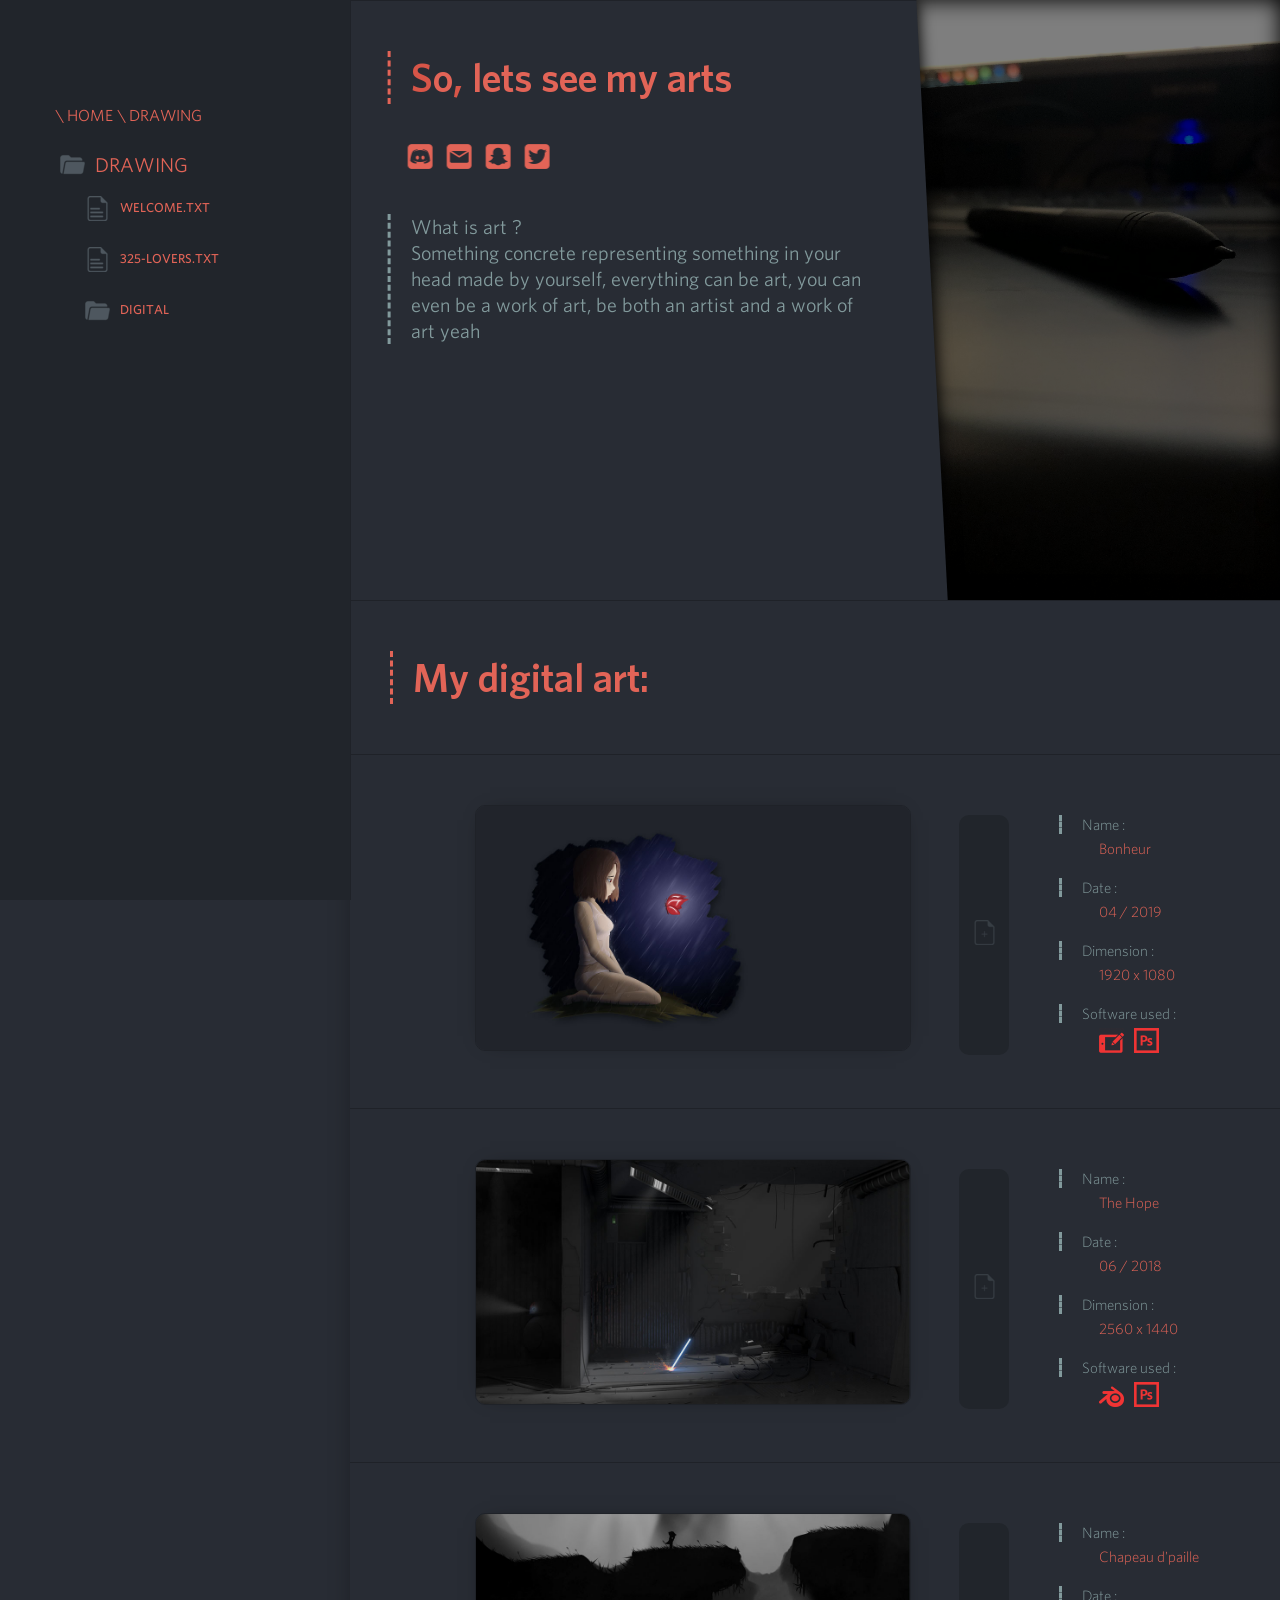
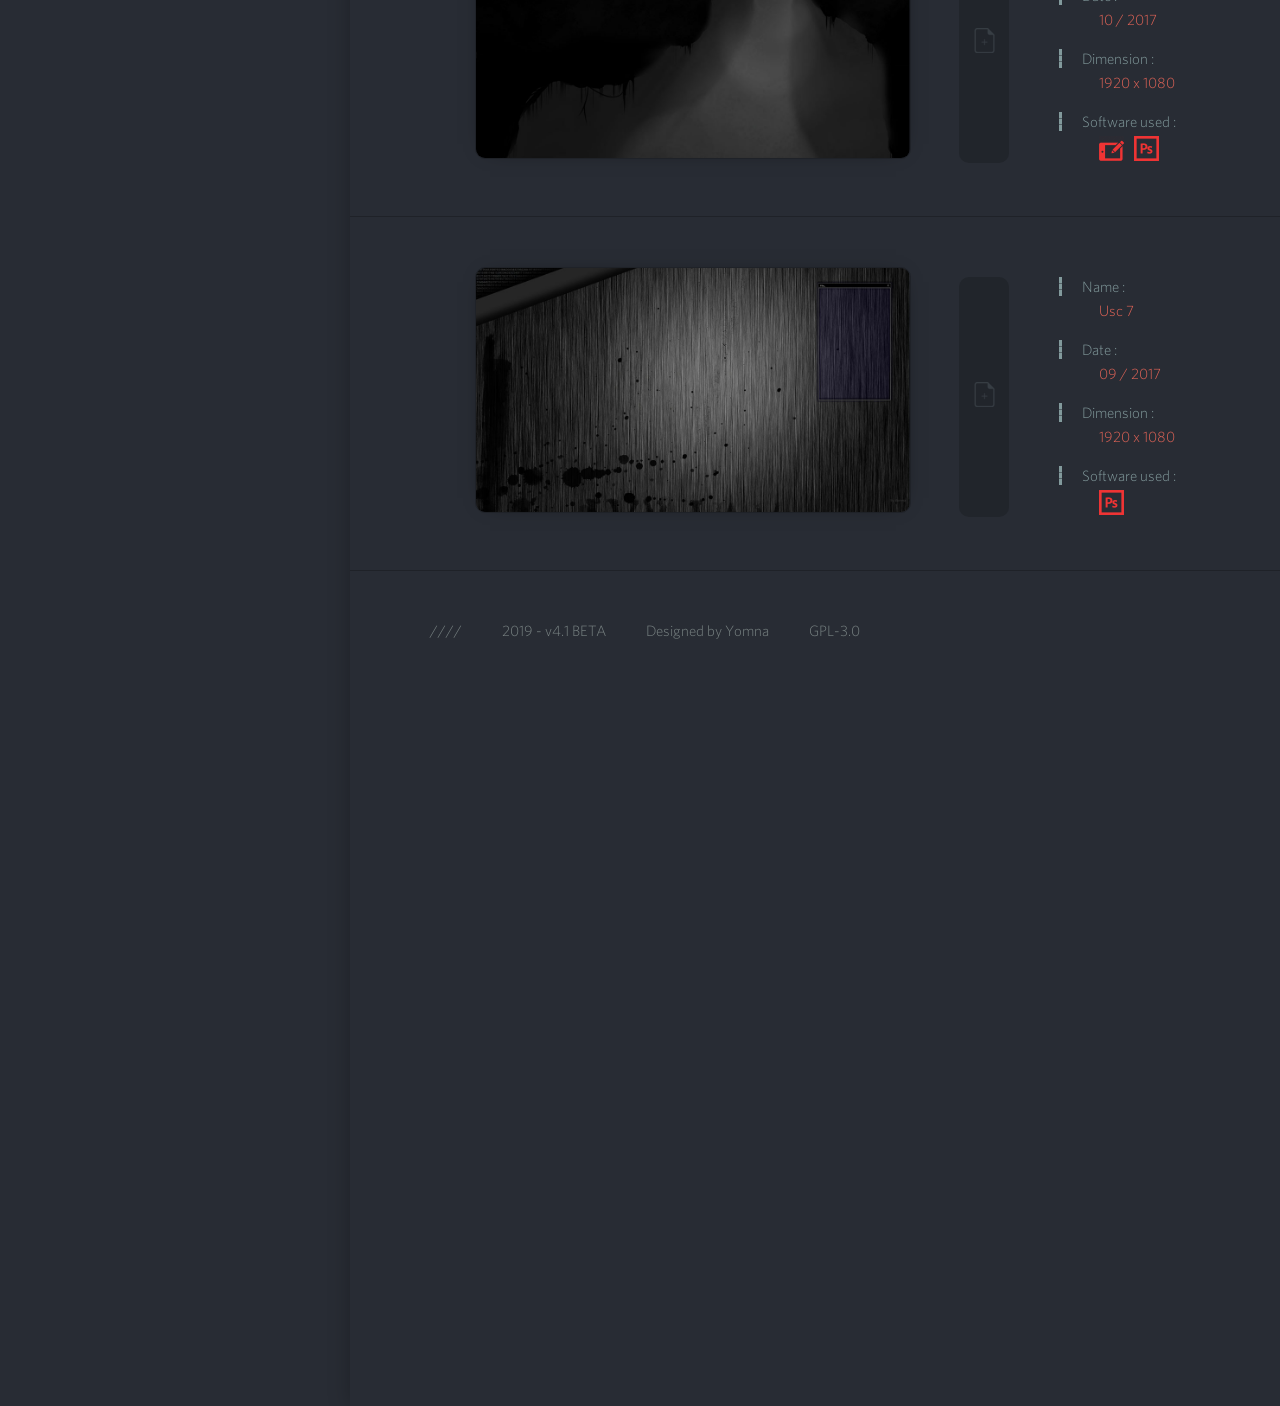
<file: drawing.html>
<!DOCTYPE html>
<html lang="fr" dir="ltr">

<head>
  <meta charset="utf-8">
  <link rel="stylesheet" media="screen" href="de.css" / id="de">
  <link rel="stylesheet" media="screen" href="de-dark.css" / id="de">
  <meta name="viewport" content="width=device-width, initial-scale=1.0" id="meta">
  <title>Yomna</title>




</head>

<body>


  <nav>


    <ul>
      <li>
        <a href="..">\ Home</a> <a href="#">\ Drawing</a> <br><br>
        <a href="#draw_home" class="folders">Drawing</a>
        <ul class="down">
          <li><a href="#home" class="text">welcome.txt</a> </li>
          <!--<li><a href="#" class="exe" onclick="changeCSS()" id="theme"></a> </li>-->
          <!-- <li><a class="text" href="#"><?html echo $i; ?>-lovers.txt</a></li> -->
          <li><a class="text" href="#">325-lovers.txt</a></li>
          <li>
            <a href="#digital" class="folder">Digital</a>
            <ul id="folder-1">
              <li><a href="#bonheur" class="picture">Bonheur.png</a> </li>
              <li><a href="#hope" class="picture">The_Hope.png</a> </li>
              <li><a href="#uc" class="picture">Chapeau_d_paille.png</a> </li>
              <li><a href="#usc7" class="picture">Usc7.png</a> </li>
            </ul>
          </li>
        </ul>
      </li>

      <!-- <li>
        <a href="#digital" class="folders">Digital</a>
        <ul id="folder-2">
          <li><a href="#bonheur" class="picture">Bonheur.png</a> </li>
          <li><a href="#hope" class="picture">The_Hope.png</a> </li>
          <li><a href="#uc" class="picture">Chapeau_d_paille.png</a> </li>
          <li><a href="#usc7" class="picture">Usc7.png</a> </li>
        </ul>
      </li>

      <li>
        <a href="#paper" class="folders">Paper</a>
        <ul id="folder-3">
          <li><a href="#perturber" class="picture">Perturber.png</a> </li>
          <li><a href="#illegal" class="picture">Illégal.png</a> </li>
          <li><a href="#ghoul" class="picture">Ghoul.png</a> </li>
          <li><a href="#world" class="picture">World.png</a> </li>
          <li><a href="#licorne" class="picture">Licorne.png</a> </li>
          <li><a href="#gameuse" class="picture">gameuse.png</a> </li>
          <li><a href="#img69" class="picture">img69.png</a> </li>
          <li><a href="#img85" class="picture">img85.png</a> </li>
          <li><a href="#img52" class="picture">img52.png</a> </li>
          <li><a href="#petite" class="picture">petite.png</a> </li>
        </ul>
      </li> -->


    </ul>
  </nav>







  <main>






    <div id="draw_home" class="pc-only home">
      <article class="weird">
        <div class="unweird">
          <h1><span>S</span>o<span>,</span> lets see my arts</h1>
          <div id="icon-bar">
            <a href="#contact"><img src="img/contact/discord.png" class="icon" title="Discord"></a>
            <a href="#contact"><img src="img/contact/mail.png" alt="" class="icon" title="Mail"></a>
            <a href="#contact"><img src="img/contact/snapchat.png" alt="" class="icon" title="Snapchat"></a>
            <a href="#contact"><img src="img/contact/twitter.png" alt="" class="icon" title="Twitter"></a>
          </div>
          <h2>


            What is art ? <br>
            Something concrete representing something in your head made by yourself, everything can be art, you can even be a work of art, be both an artist and a work of art yeah





          </h2>
        </div>
      </article>
    </div>




    <article class="mobile">
      <h1><span>H</span>ello world<span>,</span> <span>I</span><span>'</span>m <span>Y</span>omna</h1>
    </article>


    <article class="mobile">
      <h2>


        What is art ? <br>
        Something concrete representing something in your head made by yourself, everything can be art, you can even be a work of art, be both an artist and a work of art yeah





      </h2>
    </article>


    <article class="title" id="digital">
      <h1>My digital art:</h1>
    </article>








    <article id="bonheur" class="digital-art">

      <section>
        <img src="drawings/wallpaper/bonheurSMALL.jpg">
        <div class="button">
          <a href="drawings/wallpaper/bonheur.png" target="_blank" class="download">Download</a>
          <h5>or watch</h5>
          <a href="https://youtu.be/0eV3ES55ItE" class="video" target="_blank">The video</a>
        </div>
      </section>

      <div class="extra">
        <div id="slide0">
          <img src="drawings/extra/image3.jpg" alt="">
          <h2 onclick="next(0)">▶</h2>
          <img src="drawings/extra/image50.jpg" alt="">
          <h2 onclick="next(0)">▶</h2>
          <img src="drawings/extra/image11.jpg" alt="">
          <h2 onclick="next(0)">◀</h2>
        </div>
      </div>

      <aside>
        <h4>Name :</h4>
        <h3><span>B</span>onheur</h3>
        <h4>Date :</h4>
        <h3> <span>04</span> / <span>2019</span></h3>
        <h4>Dimension :</h4>
        <h3><span>1920</span> x <span>1080</span></h3>
        <h4>Software used :</h4>
        <div class="icon-software">
          <img src="img/software/pen.png" title="Graphic tablet" class="icon"><img src="img/software/photoshop.png" title="photoshop" class="icon">
        </div>
      </aside>

    </article>




    <article id="hope" class="digital-art">

      <section>
        <img src="drawings/wallpaper/the-hopeSMALL.jpg">
        <div class="button">
          <a href="drawings/wallpaper/the-hope.png" target="_blank" class="download">Download</a>
          <h5>or watch</h5>
          <a href="https://youtu.be/VnQuepy4btQ" target="_blank" class="video">The video</a>
        </div>
      </section>

      <div class="extra">
        <div id="slide1">
          <img src="drawings/extra/image2.jpg" alt="">
          <h2 onclick="next(1)">▶</h2>
          <img src="drawings/extra/image0.jpg" alt="">
          <h2 onclick="next(1)">▶</h2>
          <img src="drawings/extra/image16.jpg" alt="">
          <h2 onclick="next(1)">◀</h2>
        </div>
      </div>

      <aside>
        <h4>Name :</h4>
        <h3><span>T</span>he <span>H</span>ope</h3>
        <h4>Date :</h4>
        <h3> <span>06</span> / <span>2018</span></h3>
        <h4>Dimension :</h4>
        <h3><span>2560 </span> x <span>1440</span></h3>
        <h4>Software used :</h4>
        <div class="icon-software">
          <img src="img/software/blender.png" title="blender" class="icon"><img src="img/software/photoshop.png" title="photoshop" class="icon"> </div>
      </aside>

    </article>




    <article id="uc" class="digital-art">

      <section>
        <img src="drawings/wallpaper/chapeau-d-pailleSMALL.jpg">
        <div class="button">
          <a href="drawings/wallpaper/chapeau-d-paille.png" target="_blank" class="download">Download</a>
        </div>
      </section>

      <div class="extra">
        <div id="slide2">
          <img src="drawings/extra/image7.jpg" alt="">
          <h2 onclick="next(2)">▶</h2>
          <img src="drawings/extra/image8.jpg" alt="">
          <h2 onclick="next(2)">◀</h2>
        </div>
      </div>

      <aside>
        <h4>Name :</h4>
        <h3><span>C</span>hapeau d'paille</h3>
        <h4>Date :</h4>
        <h3> <span>10</span> / <span>2017</span></h3>
        <h4>Dimension :</h4>
        <h3><span>1920 </span> x <span>1080</span></h3>
        <h4>Software used :</h4>
        <div class="icon-software">
          <img src="img/software/pen.png" title="Graphic tablet" class="icon"><img src="img/software/photoshop.png" title="photoshop" class="icon">
        </div>
      </aside>

    </article>




    <article id="usc7" class="digital-art">

      <section>
        <img src="drawings/wallpaper/usc7SMALL.jpg">
        <div class="button">
          <a href="drawings/wallpaper/usc7.png" target="_blank" class="download">Download</a>
        </div>
      </section>

      <div class="extra">
        <div id="slide3">
          <img src="drawings/extra/image9.jpg" alt="">
          <h2 onclick="" class="none">▶</h2>
        </div>
      </div>

      <aside>
        <h4>Name :</h4>
        <h3><span>U</span>sc <span>7</span></h3>
        <h4>Date :</h4>
        <h3> <span>09</span> / <span>2017</span></h3>
        <h4>Dimension :</h4>
        <h3><span>1920 </span> x <span>1080</span></h3>
        <h4>Software used :</h4>
        <div class="icon-software">
          <img src="img/software/photoshop.png" title="photoshop" class="icon"> </div>
      </aside>

    </article>








    <footer>
      <br>
      <br>
      <br>
      <br>
      <br>
      <br>
      <br>
      <br>
      <br>
      <br>
      <br>
      <br>
      <br>
      <br>
      <br>
      <br>
      <br>
      <br>
      <br>
      <br>
      <br>
      <br>
      <br>
      <br>
      <br>
      <br>
      <br>
      <br>
      <br>
      <br>
      <br>
      <br>
      <br>
      <br>
      <br>
      <h3>////</h3>
      <h3>2019 - v4.1 BETA</h3>
      <h3>Designed by Yomna</h3>
      <h3>GPL-3.0</h3>
    </footer>







  </main>

  <script type="text/javascript" src="so-lot-of-code-ik.js"></script>

</body>

</html>
</file>
<file: _projects/isn/de.css>
@font-face {
  font-family: 'consola';
  src: url('file/CONSOLA.TTF');
}

* {
  scroll-behavior: smooth;
  outline: none;
}

body {
  margin: 0;
  padding: 0;
}

nav {
  position: fixed;
  width: 250px;
  background-color: #21252B;
  height: 100vh;
  top: 0;
}

nav ul {
  list-style: none;
  margin-top: 75px;
  padding: 0;
}

nav li {
  padding: 15px 0 15px 0;
  border-top: solid 1px rgba(0, 0, 0, 0.25);
  transition: background-color .25s, box-shadow .5s, transform .5s;
}

nav a {
  text-decoration: none;
  color: #829A9C;
  font-size: 25px;
  padding: 20px 90px 20px 40px;
  transition: all 1s;
}

.selected {
  background-color: #E26457;
  box-shadow: 0 10px 30px rgba(0, 0, 0, 0.25);
  transform: translateY(-5px);
}

.selected a {
  color: white;
}

main {
  position: absolute;
  left: 250px;
  background-color: #282C34;
  width: 600px;
  box-shadow: 0 0 25px -0px rgba(0, 0, 0, 0.25);
}

aside {
  position: fixed;
  padding: 80px;
  left: 850px;
  width: 1070px;
  height: 100vh;
  background-color: #282C34;
  border-left: solid 1px rgba(0, 0, 0, .25);
}

aside #img {
  margin-top: 5%;
  width: 70%;
  height: 100vh;
}

article {
  padding: 30px 30px 0 60px;
  border-bottom: solid 1px rgba(0, 0, 0, .25);
  height: 900px;
}

h1 {
  color: #E26457;
  font-size: 60px;
  margin-bottom: 0;
}

h2 {
  font-size: 25px;
  color: #829A9C;
}

h3 {
  font-size: 20px;
  color: #829A9C;
  font-family: 'consola';
}

#code {
  max-width: 0;
  height: 800px;
  overflow-y: scroll;
  display: block;
  top: 80px;
  left: 80px;
  position: absolute;
  border-radius: 5px;
  background-color: #21252B;
}

#p {
  background-color: #21252B;
  font-family: 'consola';
  border: none;
}

article ul {
  margin: 40px 0 0 0;
}

article li {
  color: #829A9C;
  font-size: 40px;
  margin-top: 20px;
}

span {
  text-decoration: none;
  color: #829A9C;
  border-bottom: dashed #e67e22;
  cursor: pointer;
}

.extra {
  margin: 0;
}

.txt, .img {
  height: 900px;
  margin: 0;
  display: inline-block;
}

.txt {
  float: left;
}

.img img {
  height: 95%;
  margin-left: 178px;
  /*box-shadow: none;*/
}

.show {
  max-width: 860px;
  min-width: 800px;
  box-shadow: 0 0 50px -5px rgba(0, 0, 0, .5);
}

aside iframe {
  display: block;
  max-width: 0;
  min-width: 0;
}

aside img {
  box-shadow: 0 0 0 rgba(0, 0, 0, .25);
  border-radius: 5px;
  display: block;
  max-width: 0;
  min-width: 0;
  transition: display .1s, max-width .5s, min-width .5s, box-shadow .5s;
}
</file>
<file: de.css>
/*---------------------------------------*/
/*MAIN*/
/*---------------------------------------*/

.mobile {
  display: none;
}

@font-face {
  font-family: Whitney;
  font-weight: 300;
  src: url(files/W_300.woff) format("woff")
}

@font-face {
  font-family: Whitney;
  font-weight: 400;
  src: url(files/W_400.woff) format("woff")
}

@font-face {
  font-family: Whitney;
  font-weight: 500;
  src: url(files/W_500.woff) format("woff")
}

@font-face {
  font-family: Whitney;
  font-weight: 600;
  src: url(files/W_600.woff) format("woff")
}

@font-face {
  font-family: Whitney;
  font-weight: 700;
  src: url(files/W_700.woff) format("woff")
}

* {
  font-family: "Whitney";
  transition: all 1s;
  scroll-behavior: smooth;
}

body {
  margin: 0;
}

nav {
  position: fixed;
  height: 100vh;
  width: 350px;
  top: 0;
  left: 0;
  z-index: 2;
  background-color: white;
  border-right: solid 1px gray;
}

main {
  position: absolute;
  top: 0;
  left: 350px;
  z-index: 1;
  box-shadow: 0 0 20px rgba(0, 0, 0, 0.25);
}

/*---------------------------------------*/
/*NAVIGATION-BAR*/
/*---------------------------------------*/
nav ul:first-child {
  margin-top: 30%;
  margin-bottom: 0;
  padding: 0;
  width: 300px;
  margin-left: auto;
  margin-right: auto;
}

ul {
  margin: 0;
  padding: 0;
}

ul ul {
  overflow-y: auto;
  max-height: 0;
  padding-right: 20px;
  width: 220px;
  overflow-x: hidden;
}

nav ul li {
  display: block;
  margin: 20px 30px 10px 30px;
  width: 220px;
  overflow: hidden;
}

nav ul li li {
  overflow: visible;
}

.folders::before {
  margin-right: 10px;
  position: relative;
  top: 5px;
}

.folder::before {
  position: relative;
  margin-right: 10px;
  top: -2.5px;
}

.picture::before {
  position: relative;
  margin-right: 10px;
  top: -2.5px;
}

.text::before {
  position: relative;
  margin-right: 10px;
  top: -2.5px;
}

.exe::before {
  position: relative;
  margin-right: 10px;
  top: -2.5px;
}

.down {
  max-height: 500px;
}

.folders {
  font-size: 20px;
  padding-left: 5px;
}

ul a {
  text-decoration: none;
  text-transform: uppercase;
  user-select: none;
  outline: none;
}

ul li ul li a {
  font-weight: 500;
  line-height: 20px;
  font-size: 13px;
  display: flex;
}

/*---------------------------------------*/
/*MAIN*/
/*---------------------------------------*/
.home {
  display: flex;
  height: 600px;
  box-shadow: inset 0px 0px 21px 0px rgba(0, 0, 0, 1);
}

.weird {
  display: block;
  margin: 0px 348px 0 -20px;
  padding: 50px 55px 0px 30px;
  box-shadow: 10px -10px 15px -9px #000000;
  transform: skewX(3deg);
}

.weird:hover {
  margin-right: 330px;
}

.unweird {
  transform: translateX(-7px) skewX(-3deg);
  padding-left: 40px;
}


#library {
  max-width: 1030px;
}

#library li {
    margin: 2px 25px 2px 0;
    display: inline-flex;
    width: 250px;
}

/*---------------------------------------*/
/*GENERAL*/
/*---------------------------------------*/

article, footer {
  padding: 50px 0 50px 125px;
  display: flex;
}

article.title, main footer {
  padding: 50px 0 50px 40px;
}

section {
  position: relative;
  width: 434px;
  height: 244px;
}

section img {
  height: 100%;
  width: auto;
  border-radius: 10px;
  box-shadow: 0px 0px 22px -15px rgb(0, 0, 0);
  border: solid 1px #1F2228;
  transition: opacity .25s;
}

.digital-art section img {
  width: 100%;
  height: 100%;
}


/*---------------------------------------*/
/*TXT*/
/*---------------------------------------*/

.footer h3 {
  border: none;
}

h1, h2, h4, h6 {
  font-weight: lighter;
  border-left: dashed;
  padding-left: 20px;
  margin: 0;
}

h1 {
    font-size: 40px;
    font-weight: 600;
}

h2 {
  font-size: 20px;
  font-weight: normal;
}

h3 {
  font-size: 15px;
  border: none;
  margin: 0 0 20px 40px;
  padding: 0;
  font-weight: lighter;
}

h4 {
  font-size: 15px;
  margin: 0 0 5px 0;
  font-weight: lighter;
}

#library a {
  padding: 15px 40px 15px 5px;
  transition: .1s;
}


/*---------------------------------------*/
/*EXTRA*/
/*---------------------------------------*/

#sp {
  display: inline-block;
  width: 100%;
  height: 100%;
}

#spp {
  width: auto;
  height: 87%;
}

#sppp {
  width: 65%;
  height: auto;
}

.extra {
  border-radius: 10px;
  margin-left: 50px;
  margin-top: 10px;
  width: 50px;
  height: 240px;
  display: flex;
  overflow: hidden;
  transition: all .5s;
}

.extra::before {
  margin-top: auto;
  margin-bottom: auto;
  margin-left: 25%;
}

.none::before {
  display: none;
}

.extra:hover::before {
  display: none;
}

.extra img, .extra h2 {
  display: none;
}

.extra div {
  width: 230px;
  display: flex;
}

.slide0 {
  transform: translate(-137%)
}

.slide1 {
  transform: translate(-628px);
}

.extra:hover {
  width: 230px;
  box-shadow: 5px 5px 20px rgba(0, 0, 0, 0.25) inset;
}

.extra:hover .none {
  cursor: default;
}

.none:hover {
  width: 50px;
}

.extra:hover h2 {
  display: block;
  margin-right: 50%;
  margin-top: 45%;
  border: none;
  cursor: pointer;
  margin-left: 10px;
}

.extra:hover img {
  display: block;
  height: 90%;
  width: auto;
  margin-top: 5%;
  margin-left: 30px;
  border-radius: 10px;
  margin-top: auto;
  margin-bottom: auto;
  box-shadow: 5px 5px 20px rgba(0, 0, 0, 0.25);
}

/*---------------------------------------*/
/*ASIDE*/
/*---------------------------------------*/

aside {
    margin-top: 10px;
    margin-left: 50px;
}

.icon-software {
    margin-left: 40px;
}

.icon {
    width: 25px;
    height: 25px;
    margin-right: 10px;
}
/*---------------------------------------*/
/*IMAGE*/
/*---------------------------------------*/

#icon-bar {
  margin: 40px 0 40px 20px;
}

.icon {
  width: 25px;
  height: 25px;
  margin-right: 10px;
}

/*---------------------------------------*/
/*DOWNLOAD*/
/*---------------------------------------*/

.button a, .button h5 {
  position: absolute;
  opacity: 0;
  color: white;
  text-decoration: none;
  border: solid 2px white;
  border-radius: 5px;
  left: 10%;
  padding: 10px;
  transition: all 0.25s;
  transition-timing-function: ease;
}

.button .download {
  bottom: 80%;
}

.button .video {
  bottom: 6%;
}

.button h5 {
  bottom: 35%;
  border: none;
  left: 5%;
}

section:hover .download {
  opacity: 1;
  transform: translate(0, 90%);
  filter: none;
}

section:hover .video {
  opacity: 1;
  transform: translate(0, -90%);
}

section:hover h5 {
  transform: translate(45%, 0);
  opacity: 1;
}

section:hover img {
  opacity: .5;
}
</file>
<file: de-dark.css>
body {
  background-color: #282C34;
}

nav {
  background-color: #21252B;
  border-right: solid 1px #1F2228;
}

/*---------------------------------------*/
/*NAVIGATION-BAR*/
/*---------------------------------------*/
.folders::before {
  content: url(img/extension/folder-dark.png);
}

.folder::before {
  content: url(img/extension/folder-dark.png);
}

.picture::before {
  content: url(img/extension/img-dark.png);
}

.text::before {
  content: url(img/extension/text-dark.png);
}

.exe::before {
  content: url(img/extension/exe-dark.png);
}

ul a:hover {
  color: #829A9C;
}

/*---------------------------------------*/
/*MAIN*/
/*---------------------------------------*/
#home {
  background: url(img/background/me-dark.png) no-repeat right;
  background-size: contain;
}

#draw_home {
  background: url(img/background/draws-dark.png) no-repeat right;
  background-size: contain;
}

/*---------------------------------------*/
/*GENERAL*/
/*---------------------------------------*/
article, footer {
  background-color: #282C34;
  border-top: solid 1px #1F2228;
}

/*---------------------------------------*/
/*TXT*/
/*---------------------------------------*/

a, h1, h3 {
  color: #e26457;
}

#library a:hover {
  background-color: rgba(0, 0, 0, 0.04);
}

h1 span {
  color: #D75548;
}


h2, h4 {
  color: #829A9C;
}

h2 span, footer h3 {
  color: #798383;
}


/*---------------------------------------*/
/*EXTRA*/
/*---------------------------------------*/
.extra {
  background-color: #21252B;
}

.extra::before {
  content: url(img/extension/more-dark.png);
}

.extra:hover .none {
  color: #2b2e32;
}

aside {
    margin-top: 10px;
    margin-left: 50px;
}
</file>
